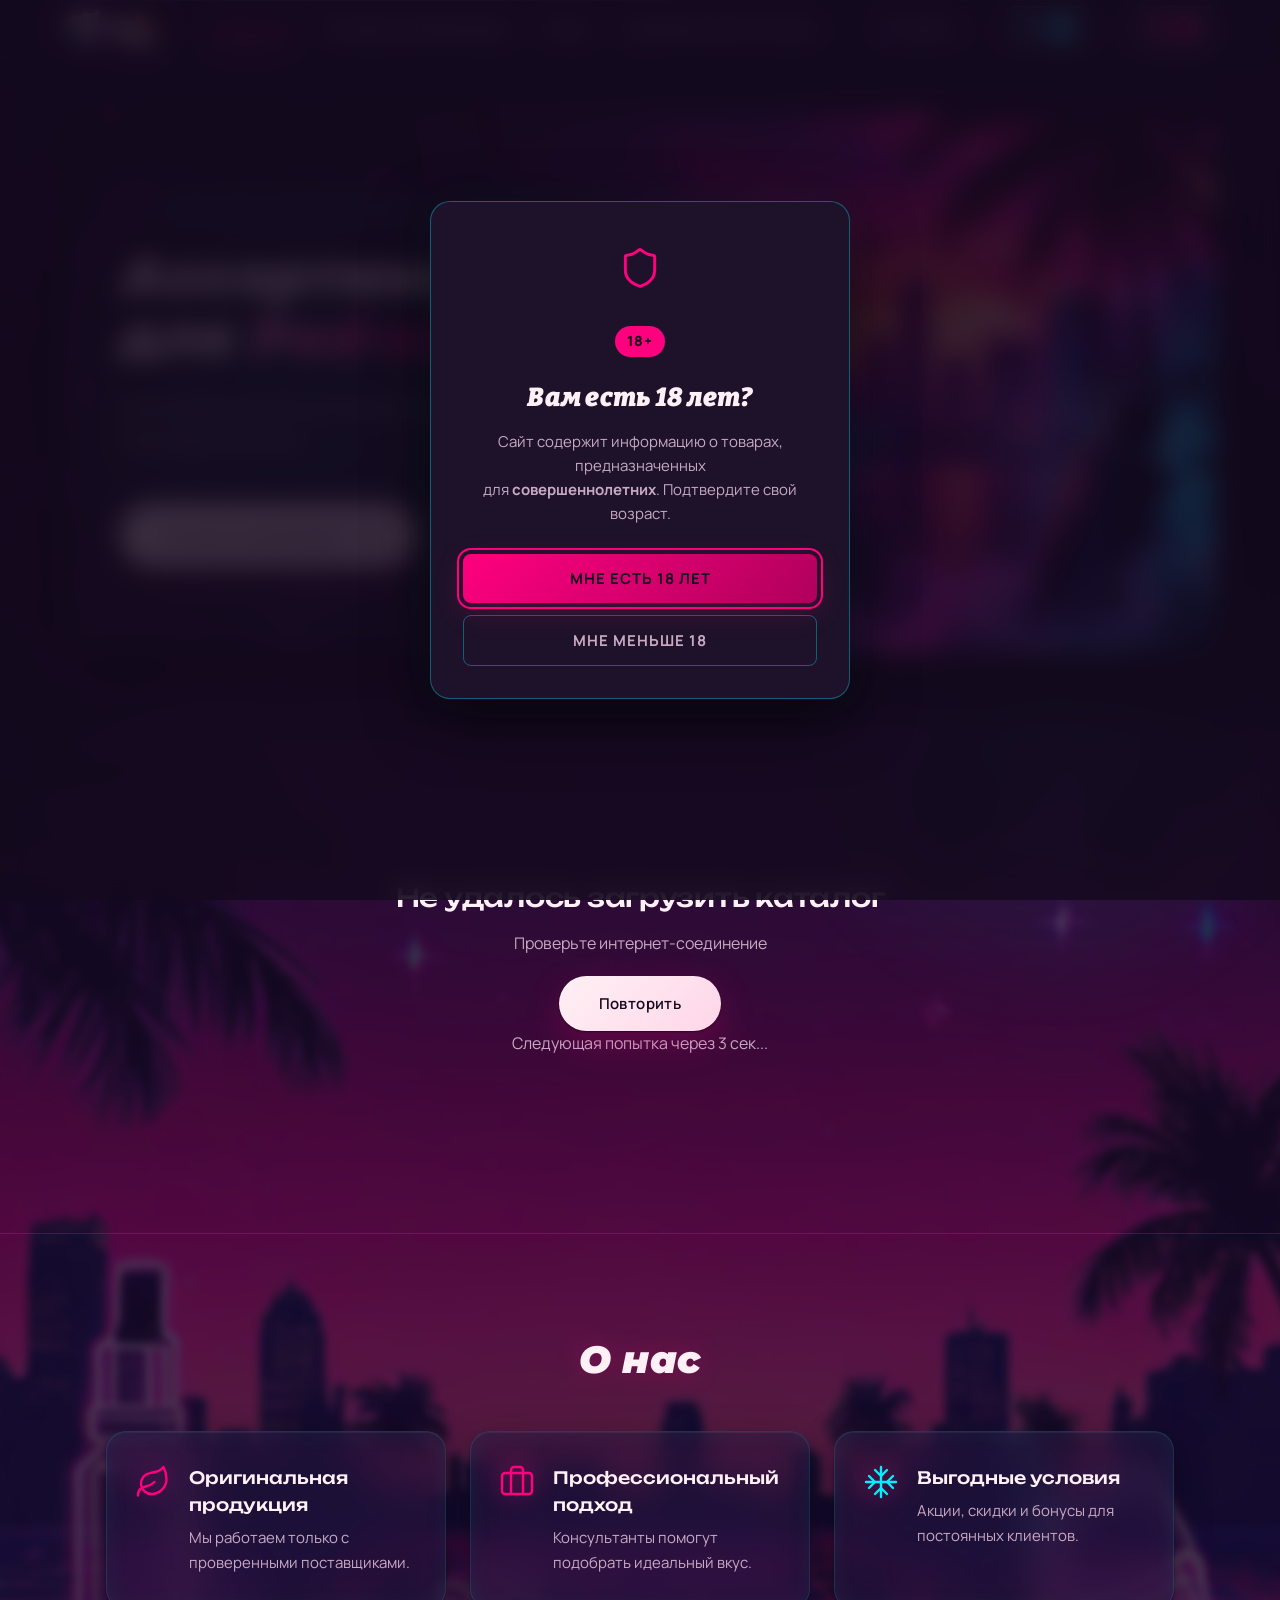
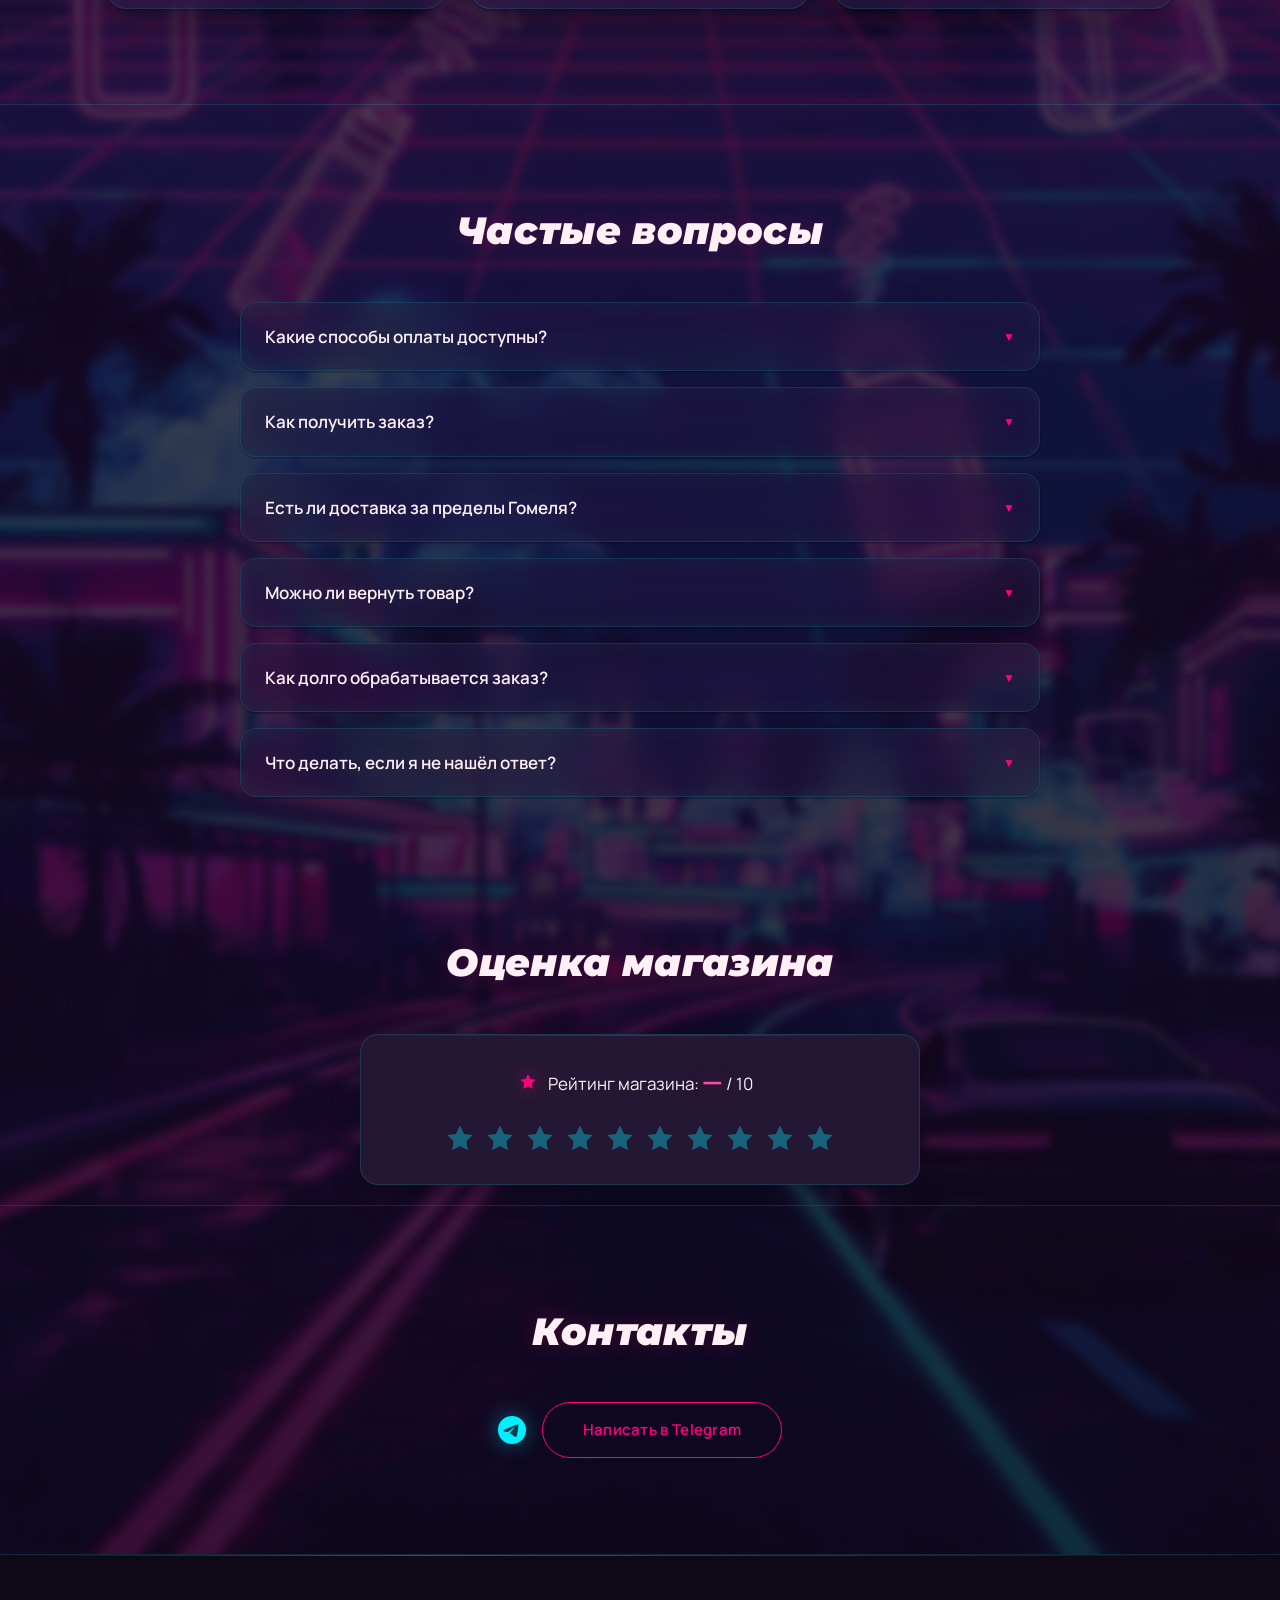
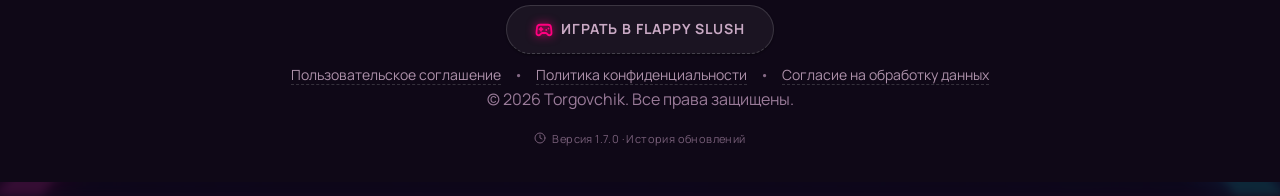
<file: index.html>
<!DOCTYPE html>
<html lang="ru">
<head>
    <meta charset="UTF-8" />
    <meta name="viewport" content="width=device-width, initial-scale=1.0, viewport-fit=cover" />

    <title>Torgovchik — жидкости для POD-систем в Гомеле</title>
    <meta name="description" content="Torgovchik — жидкости для POD-систем. Ассортимент оригинальных вкусов, качественные бренды. Работаем в Гомеле." />
    <meta name="theme-color" content="#140A1E" />
    <meta name="author" content="Torgovchik" />
    <meta name="robots" content="index, follow" />

    <link rel="canonical" href="https://spodzh.github.io/torgovchik-shop/" />

    <link rel="icon" type="image/png" href="assets/favicon.png" />
    <link rel="apple-touch-icon" href="assets/favicon.png" />

    <meta property="og:type" content="website" />
    <meta property="og:site_name" content="Torgovchik" />
    <meta property="og:title" content="Torgovchik — премиальные жидкости для POD-систем" />
    <meta property="og:description" content="Оригинальные вкусы и качественные бренды. Работаем в Гомеле." />
    <!-- Абсолютный URL: Telegram/Twitter не видят относительные пути -->
    <meta property="og:image" content="https://spodzh.github.io/torgovchik-shop/assets/logo.png" />
    <meta property="og:image:width" content="2172" />
    <meta property="og:image:height" content="724" />
    <meta property="og:image:alt" content="Torgovchik — жидкости для POD-систем" />
    <meta property="og:url" content="https://spodzh.github.io/torgovchik-shop/" />
    <meta property="og:locale" content="ru_RU" />

    <meta name="twitter:card" content="summary_large_image" />
    <meta name="twitter:title" content="Torgovchik — премиальные жидкости для POD-систем" />
    <meta name="twitter:description" content="Оригинальные вкусы и качественные бренды. Работаем в Гомеле." />
    <meta name="twitter:image" content="https://spodzh.github.io/torgovchik-shop/assets/logo.png" />

    <link rel="preconnect" href="https://fonts.googleapis.com">
    <link rel="preconnect" href="https://fonts.gstatic.com" crossorigin>
    <link href="https://fonts.googleapis.com/css2?family=Manrope:wght@400;500;600;700&family=Montserrat:ital,wght@1,800;1,900&family=Unbounded:wght@500;600;700&family=Bitter:wght@600;700;800&display=swap" rel="stylesheet">

    <link rel="stylesheet" href="css/base.css" />
    <link rel="stylesheet" href="css/header.css" />
    <link rel="stylesheet" href="css/catalog.css" />
    <link rel="stylesheet" href="css/cart.css" />
    <link rel="stylesheet" href="css/modal.css" />
    <link rel="stylesheet" href="css/toast.css" />
    <link rel="stylesheet" href="css/extras.css" />
    <link rel="stylesheet" href="css/responsive.css" />

    <script type="application/ld+json">
    {
      "@context": "https://schema.org",
      "@type": "Organization",
      "name": "Torgovchik",
      "url": "https://spodzh.github.io/torgovchik-shop/",
      "logo": "assets/logo.png",
      "description": "Магазин жидкостей для POD-систем. Работаем в Гомеле.",
      "areaServed": {
        "@type": "City",
        "name": "Гомель"
      }
    }
    </script>

    <!-- Анти-FOUC: мгновенно определяем гостя/юзера из кэша снапшота (js/script.js) -->
    <script>
    (function () {
      try {
        var u = JSON.parse(localStorage.getItem('torgovchik_user_cache'));
        if (u && u.telegram) { document.documentElement.setAttribute('data-user-state', 'user'); return; }
      } catch (e) { /* приватный режим / битый кэш — считаем гостем */ }
      document.documentElement.setAttribute('data-user-state', 'guest');
    })();
    </script>
</head>
<body>

    <!-- 18+ ВРАТА -->
    <div class="age-gate-modal" id="ageGateModal" role="dialog" aria-modal="true" aria-labelledby="ageGateTitle">
        <div class="age-gate-modal__content">
            <div id="ageGateQuestion">
                <span class="age-gate-modal__icon" aria-hidden="true"><svg width="44" height="44" viewBox="0 0 24 24" fill="none" stroke="var(--accent)" stroke-width="1.6" stroke-linecap="round" stroke-linejoin="round"><path d="M20 13c0 5-3.5 7.5-7.66 8.95a1 1 0 0 1-.67-.01C7.5 20.5 4 18 4 13V6a1 1 0 0 1 1-1c2 0 4.5-1.2 6.24-2.72a1.17 1.17 0 0 1 1.52 0C14.51 3.81 17 5 19 5a1 1 0 0 1 1 1z"/></svg></span>
                <span class="age-gate-modal__badge">18+</span>
                <h2 class="age-gate-modal__title" id="ageGateTitle">Вам есть 18 лет?</h2>
                <p class="age-gate-modal__text">
                    Сайт содержит информацию о товарах, предназначенных<br>для <strong>совершеннолетних</strong>. Подтвердите свой возраст.
                </p>
                <div class="age-gate-modal__buttons">
                    <button class="age-gate-modal__btn age-gate-modal__btn--yes" id="ageGateYes">Мне есть 18 лет</button>
                    <button class="age-gate-modal__btn age-gate-modal__btn--no" id="ageGateNo">Мне меньше 18</button>
                </div>
            </div>
            <div class="age-gate-modal__deny" id="ageGateDeny">
                <span class="age-gate-modal__deny-icon" aria-hidden="true"><svg width="44" height="44" viewBox="0 0 24 24" fill="none" stroke="#e74c3c" stroke-width="1.6" stroke-linecap="round" stroke-linejoin="round"><circle cx="12" cy="12" r="10"/><path d="m4.9 4.9 14.2 14.2"/></svg></span>
                <div class="age-gate-modal__deny-title">Доступ запрещён</div>
                <p class="age-gate-modal__deny-text">
                    К сожалению, сайт доступен только пользователям старше 18 лет.<br>
                    Спасибо за понимание.
                </p>
            </div>
        </div>
    </div>

    <header class="header">
        <div class="container header__inner">
            <a href="index.html" class="logo" aria-label="Torgovchik — на главную">
                <img src="assets/logo.png" alt="Torgovchik" class="logo__image">
            </a>

            <nav class="nav nav--desktop" aria-label="Категории товаров">
                <button class="category-btn active" data-category="liquids">Жидкости</button>
                <button class="category-btn" data-category="coils">Испарители/Картриджи</button>
                <button class="category-btn" data-category="snus">Снюс</button>
                <button class="category-btn" data-category="disposables">Одноразки/Pod-системы</button>
            </nav>

            <button class="burger" id="burgerBtn" aria-label="Меню" aria-expanded="false" aria-controls="mobileMenu">
                <span></span><span></span><span></span>
            </button>

            <div class="mobile-menu" id="mobileMenu">
                <nav class="mobile-nav" aria-label="Мобильное меню">
                    <button class="category-btn-mobile active" data-category="liquids">Жидкости</button>
                    <button class="category-btn-mobile" data-category="coils">Испарители/Картриджи</button>
                    <button class="category-btn-mobile" data-category="snus">Снюс</button>
                    <button class="category-btn-mobile" data-category="disposables">Одноразки/Pod-системы</button>
                </nav>
            </div>

            <div class="header__user">
                <button class="user-btn" id="userBtn" aria-label="Войти в профиль">
                    <svg width="18" height="18" viewBox="0 0 24 24" fill="none" stroke="currentColor" stroke-width="2" stroke-linecap="round" stroke-linejoin="round" style="flex-shrink:0;"><path d="M20 21v-2a4 4 0 0 0-4-4H8a4 4 0 0 0-4 4v2"/><circle cx="12" cy="7" r="4"/></svg>
                    <span>Войти</span>
                </button>
            </div>

            <button class="favorites-btn" id="favoritesToggle" aria-label="Открыть избранное">
                <svg class="favorites-icon" width="20" height="20" viewBox="0 0 24 24" fill="none" stroke="currentColor" stroke-width="2" stroke-linecap="round" stroke-linejoin="round" style="flex-shrink:0;"><path d="M20.84 4.61a5.5 5.5 0 0 0-7.78 0L12 5.67l-1.06-1.06a5.5 5.5 0 0 0-7.78 7.78l1.06 1.06L12 21.23l7.78-7.78 1.06-1.06a5.5 5.5 0 0 0 0-7.78z"/></svg>
                <span class="favorites-badge" id="favoritesCount" aria-live="polite">0</span>
            </button>

            <button class="cart-btn" id="cartToggle" aria-label="Открыть корзину">
                <svg class="cart-icon" width="20" height="20" viewBox="0 0 24 24" fill="none" stroke="currentColor" stroke-width="2" stroke-linecap="round" stroke-linejoin="round" style="flex-shrink:0;"><path d="M6 2L3 6v14a2 2 0 0 0 2 2h14a2 2 0 0 0 2-2V6l-3-4z"/><line x1="3" y1="6" x2="21" y2="6"/><path d="M16 10a4 4 0 0 1-8 0"/></svg>
                <span class="cart-badge" id="cartCount" aria-live="polite">0</span>
            </button>
        </div>
    </header>

    <!-- Анти-FOUC: для авторизованного мгновенно рисуем аватар/ник из кэша, до загрузки script.js -->
    <script>
    (function () {
      if (document.documentElement.getAttribute('data-user-state') !== 'user') return;
      var btn = document.getElementById('userBtn');
      if (btn) {
        try {
          var u = JSON.parse(localStorage.getItem('torgovchik_user_cache'));
          btn.classList.add('logged-in');
          btn.innerHTML =
            '<span class="user-btn__avatar"><img src="assets/avatars/' + (parseInt(u.avatarId, 10) || 6) + '.png" alt="" style="width:100%; height:100%; object-fit:cover; display:block; border-radius:50%;"></span>' +
            '<span class="user-btn__name"></span>' +
            '<span class="user-btn__tickets"><svg width="14" height="14" viewBox="0 0 24 24" fill="none" stroke="currentColor" stroke-width="2" stroke-linecap="round" stroke-linejoin="round" style="vertical-align: -2px; margin-right: 2px;"><path d="M2 9a3 3 0 0 1 0 6v2a2 2 0 0 0 2 2h16a2 2 0 0 0 2-2v-2a3 3 0 0 1 0-6V7a2 2 0 0 0-2-2H4a2 2 0 0 0-2 2Z"/><path d="M13 5v14"/></svg>' + (parseInt(u.tickets, 10) || 0) + '</span>';
          btn.querySelector('.user-btn__name').textContent = u.telegram;
        } catch (e) { /* битый кэш — оставим статичную кнопку, script.js поправит */ }
      }
      document.documentElement.setAttribute('data-user-state', 'user-ready');
    })();
    </script>

    <main>
        <!-- HERO SECTION -->
        <section class="hero">
            <span class="hero__leaf hero__leaf--tl" aria-hidden="true"><svg width="22" height="22" viewBox="0 0 24 24" fill="none" stroke="currentColor" stroke-width="1.6" stroke-linecap="round" stroke-linejoin="round"><path d="M11 20A7 7 0 0 1 9.8 6.1C15.5 5 17 4.48 19 2c1 2 2 4.18 2 8 0 5.5-4.78 10-10 10Z"/><path d="M2 21c0-3 1.85-5.36 5.08-6C9.5 14.52 12 13 13 12"/></svg></span>
            <span class="hero__leaf hero__leaf--tr" aria-hidden="true"><svg width="22" height="22" viewBox="0 0 24 24" fill="none" stroke="currentColor" stroke-width="1.6" stroke-linecap="round" stroke-linejoin="round"><path d="M11 20A7 7 0 0 1 9.8 6.1C15.5 5 17 4.48 19 2c1 2 2 4.18 2 8 0 5.5-4.78 10-10 10Z"/><path d="M2 21c0-3 1.85-5.36 5.08-6C9.5 14.52 12 13 13 12"/></svg></span>
            <span class="hero__leaf hero__leaf--bl" aria-hidden="true"><svg width="22" height="22" viewBox="0 0 24 24" fill="none" stroke="currentColor" stroke-width="1.6" stroke-linecap="round" stroke-linejoin="round"><path d="M11 20A7 7 0 0 1 9.8 6.1C15.5 5 17 4.48 19 2c1 2 2 4.18 2 8 0 5.5-4.78 10-10 10Z"/><path d="M2 21c0-3 1.85-5.36 5.08-6C9.5 14.52 12 13 13 12"/></svg></span>
            <span class="hero__leaf hero__leaf--br" aria-hidden="true"><svg width="22" height="22" viewBox="0 0 24 24" fill="none" stroke="currentColor" stroke-width="1.6" stroke-linecap="round" stroke-linejoin="round"><path d="M11 20A7 7 0 0 1 9.8 6.1C15.5 5 17 4.48 19 2c1 2 2 4.18 2 8 0 5.5-4.78 10-10 10Z"/><path d="M2 21c0-3 1.85-5.36 5.08-6C9.5 14.52 12 13 13 12"/></svg></span>
            
            <div class="container">
                <div class="hero__box">
                    <div class="hero__content">
                        <div class="hero__tag">VICE CITY / GTA 6 EDITION</div>
                        <h1>Ассортимент<br>для <span class="accent">Pod-систем</span></h1>
                        <p>
                            Оригинальные вкусы и качественные бренды.<br>
                            Работаем в Гомеле.
                        </p>
                        <a href="#catalog" class="btn btn-primary hero__btn">Смотреть ассортимент <span class="btn-arrow" aria-hidden="true">→</span></a>
                    </div>
                </div>
            </div>
        </section>

        <section class="catalog" id="catalog">
            <div class="container">
                <div id="categoryContent"></div>
            </div>
        </section>

        <section class="recently-viewed" id="recentlyViewedSection" style="display: none;">
            <div class="container">
                <h2 class="section-title">Недавно просмотренные</h2>
                <div class="recently-viewed__grid" id="recentlyViewedGrid"></div>
            </div>
        </section>

        <section class="about" id="about">
            <div class="container">
                <h2 class="section-title">О нас</h2>
                <div class="about__grid">
                    <div class="about__card">
                        <div class="about__icon" aria-hidden="true"><svg width="36" height="36" viewBox="0 0 24 24" fill="none" stroke="var(--accent)" stroke-width="1.6" stroke-linecap="round" stroke-linejoin="round"><path d="M11 20A7 7 0 0 1 9.8 6.1C15.5 5 17 4.48 19 2c1 2 2 4.18 2 8 0 5.5-4.78 10-10 10Z"/><path d="M2 21c0-3 1.85-5.36 5.08-6C9.5 14.52 12 13 13 12"/></svg></div>
                        <div><h3>Оригинальная продукция</h3><p>Мы работаем только с проверенными поставщиками.</p></div>
                    </div>
                    <div class="about__card">
                        <div class="about__icon" aria-hidden="true"><svg width="36" height="36" viewBox="0 0 24 24" fill="none" stroke="var(--accent)" stroke-width="1.6" stroke-linecap="round" stroke-linejoin="round"><path d="M16 20V4a2 2 0 0 0-2-2h-4a2 2 0 0 0-2 2v16"/><rect width="20" height="14" x="2" y="6" rx="2"/></svg></div>
                        <div><h3>Профессиональный подход</h3><p>Консультанты помогут подобрать идеальный вкус.</p></div>
                    </div>
                    <div class="about__card">
                        <div class="about__icon" aria-hidden="true"><svg width="36" height="36" viewBox="0 0 24 24" fill="none" stroke="var(--cold-blue)" stroke-width="1.6" stroke-linecap="round" stroke-linejoin="round"><line x1="2" x2="22" y1="12" y2="12"/><line x1="12" x2="12" y1="2" y2="22"/><path d="m20 16-4-4 4-4"/><path d="m4 8 4 4-4 4"/><path d="m16 4-4 4-4-4"/><path d="m8 20 4-4 4 4"/></svg></div>
                        <div><h3>Выгодные условия</h3><p>Акции, скидки и бонусы для постоянных клиентов.</p></div>
                    </div>
                </div>
            </div>
        </section>

        <section class="faq" id="faq">
            <div class="container">
                <h2 class="section-title">Частые вопросы</h2>
                <div class="faq__list">
                    <div class="faq__item"><div class="faq__question">Какие способы оплаты доступны?</div><div class="faq__answer">Оплата принимается только наличными при самовывозе.</div></div>
                    <div class="faq__item"><div class="faq__question">Как получить заказ?</div><div class="faq__answer">Самовывоз из магазина в Гомеле.</div></div>
                    <div class="faq__item"><div class="faq__question">Есть ли доставка за пределы Гомеля?</div><div class="faq__answer">На данный момент доставка не осуществляется, только самовывоз.</div></div>
                    <div class="faq__item"><div class="faq__question">Можно ли вернуть товар?</div><div class="faq__answer">Да, в течение 14 дней при сохранении упаковки. Вскрытый товар возврату не подлежит.</div></div>
                    <div class="faq__item"><div class="faq__question">Как долго обрабатывается заказ?</div><div class="faq__answer">Обычно 1–2 часа после подтверждения.</div></div>
                    <div class="faq__item"><div class="faq__question">Что делать, если я не нашёл ответ?</div><div class="faq__answer">Напишите нам в Telegram — ответим быстро!</div></div>
                </div>
            </div>
        </section>

        <section class="rating" id="rating">
            <div class="container">
                <h2 class="section-title">Оценка магазина</h2>
                <div class="rating__card reveal">
                    <div class="rating__average">
                        <span class="rating__medal" aria-hidden="true">
                            <svg width="20" height="20" viewBox="0 0 24 24" fill="currentColor" stroke="none"><path d="M12 2.5l2.83 5.9 6.17.83-4.53 4.3 1.15 6.47L12 16.9l-5.62 3.1 1.15-6.47L3 9.23l6.17-.83L12 2.5z"/></svg>
                        </span>
                        <span class="rating__score">Рейтинг магазина: <b id="ratingValue">…</b> / 10</span>
                        <span class="rating__votes" id="ratingVotes"></span>
                    </div>
                    <div class="rating__stars" id="ratingStars" role="group" aria-label="Оцените магазин от 1 до 10"></div>
                    <p class="rating__thanks" id="ratingThanks" hidden></p>
                </div>
            </div>
        </section>

        <section class="contacts" id="contacts">
            <div class="container">
                <h2 class="section-title">Контакты</h2>
                <div class="contacts__simple">
                    <svg class="contacts__icon" xmlns="http://www.w3.org/2000/svg" viewBox="0 0 24 24" width="28" height="28" aria-hidden="true">
                        <path d="M11.944 0A12 12 0 0 0 0 12a12 12 0 0 0 12 12 12 12 0 0 0 12-12A12 12 0 0 0 12 0a12 12 0 0 0-.056 0zm4.962 7.224c.1-.002.321.023.465.14a.506.506 0 0 1 .171.325c.016.093.036.306.02.472-.18 1.898-.962 6.502-1.36 8.627-.168.9-.499 1.201-.82 1.23-.696.065-1.225-.46-1.9-.902-1.056-.693-1.653-1.124-2.678-1.8-1.185-.78-.417-1.21.258-1.91.177-.184 3.247-2.977 3.307-3.23.007-.032.014-.15-.056-.212s-.174-.041-.249-.024c-.106.024-1.793 1.14-5.061 3.345-.48.33-.913.49-1.302.48-.428-.008-1.252-.241-1.865-.44-.752-.245-1.349-.374-1.297-.789.027-.216.325-.437.893-.663 3.498-1.524 5.83-2.529 6.998-3.014 3.332-1.386 4.025-1.627 4.476-1.635z"/>
                    </svg>
                    <a href="https://t.me/+oB1FldrU8v02NjEx" target="_blank" rel="noopener noreferrer" class="contacts__btn">Написать в Telegram</a>
                </div>
            </div>
        </section>
    </main>

    <footer class="footer">
        <div class="container">
            <a class="btn btn-secondary footer__play" href="flappy.html">
                <svg width="18" height="18" viewBox="0 0 24 24" fill="none" stroke="currentColor" stroke-width="2" stroke-linecap="round" stroke-linejoin="round" aria-hidden="true"><line x1="6" x2="10" y1="11" y2="11"/><line x1="8" x2="8" y1="9" y2="13"/><line x1="15" x2="15.01" y1="12" y2="12"/><line x1="18" x2="18.01" y1="10" y2="10"/><path d="M17.32 5H6.68a4 4 0 0 0-3.978 3.59c-.006.052-.01.101-.017.152C2.604 9.416 2 14.456 2 16a3 3 0 0 0 3 3c1 0 1.5-.5 2-1l1.414-1.414A2 2 0 0 1 9.828 16h4.344a2 2 0 0 1 1.414.586L17 18c.5.5 1 1 2 1a3 3 0 0 0 3-3c0-1.545-.604-6.584-.685-7.258-.007-.05-.011-.1-.017-.151A4 4 0 0 0 17.32 5z"/></svg>
                Играть в Flappy Slush
            </a>
            <p class="footer__legal">
                <a href="terms.html">Пользовательское соглашение</a>
                <span class="footer__divider" aria-hidden="true">•</span>
                <a href="privacy.html">Политика конфиденциальности</a>
                <span class="footer__divider" aria-hidden="true">•</span>
                <a href="consent.html">Согласие на обработку данных</a>
            </p>
            <p>© 2026 Torgovchik. Все права защищены.</p>
            <button class="footer__version" id="changelogBtn" type="button" aria-haspopup="dialog">
                <svg width="12" height="12" viewBox="0 0 24 24" fill="none" stroke="currentColor" stroke-width="2" stroke-linecap="round" stroke-linejoin="round" aria-hidden="true"><circle cx="12" cy="12" r="10"/><polyline points="12 6 12 12 16 14"/></svg>
                Версия 1.7.0 · История обновлений
            </button>
        </div>
    </footer>

    <button class="scroll-to-top" id="scrollToTop" aria-label="Наверх" type="button"><svg width="18" height="18" viewBox="0 0 24 24" fill="none" stroke="currentColor" stroke-width="2" stroke-linecap="round" stroke-linejoin="round" aria-hidden="true"><path d="m5 12 7-7 7 7"/><path d="M12 19V5"/></svg></button>

    <div class="confirm-modal" id="confirmModal" role="dialog" aria-modal="true" aria-labelledby="confirmTitle">
        <div class="confirm-modal__content">
            <div class="confirm-modal__icon" id="confirmIcon" aria-hidden="true"><svg width="40" height="40" viewBox="0 0 24 24" fill="none" stroke="var(--accent)" stroke-width="1.8" stroke-linecap="round" stroke-linejoin="round"><path d="m21.73 18-8-14a2 2 0 0 0-3.48 0l-8 14A2 2 0 0 0 4 21h16a2 2 0 0 0 1.73-3Z"/><path d="M12 9v4"/><path d="M12 17h.01"/></svg></div>
            <h2 class="confirm-modal__title" id="confirmTitle">Подтвердите действие</h2>
            <p class="confirm-modal__text" id="confirmText"></p>
            <div class="confirm-modal__buttons">
                <button class="confirm-modal__btn confirm-modal__btn--cancel" id="confirmCancelBtn">Отмена</button>
                <button class="confirm-modal__btn confirm-modal__btn--danger" id="confirmOkBtn">Подтвердить</button>
            </div>
        </div>
    </div>

    <aside class="cart-panel" id="cartPanel" aria-hidden="true" aria-label="Корзина">
        <div class="cart-panel__header">
            <h3>Корзина</h3>
            <button class="cart-panel__close" id="cartClose" aria-label="Закрыть корзину">
                <svg width="20" height="20" viewBox="0 0 24 24" fill="none" stroke="currentColor" stroke-width="2" stroke-linecap="round" stroke-linejoin="round"><line x1="18" y1="6" x2="6" y2="18"/><line x1="6" y1="6" x2="18" y2="18"/></svg>
            </button>
        </div>
        <div class="cart-panel__body" id="cartItems">
            <div class="cart-empty">
                <svg class="cart-empty__icon" width="64" height="64" viewBox="0 0 24 24" fill="none" stroke="var(--accent)" stroke-width="1.8" stroke-linecap="round" stroke-linejoin="round" aria-hidden="true"><path d="M6 2 3 6v14a2 2 0 0 0 2 2h14a2 2 0 0 0 2-2V6l-3-4z"/><line x1="3" y1="6" x2="21" y2="6"/><path d="M16 10a4 4 0 0 1-8 0"/></svg>
                <p>Корзина пуста</p>
                <span>Добавьте товары из каталога</span>
            </div>
        </div>
        <div class="cart-panel__footer">
            <p><strong>Итого: <span id="cartTotal">0</span> BYN</strong></p>
            <button class="btn btn-primary" id="checkoutBtn">Оформить заказ</button>
            <button class="btn-clear-cart" id="clearCartBtn" type="button">Очистить корзину</button>
        </div>
    </aside>

    <div class="overlay" id="overlay" aria-hidden="true"></div>
    <div class="toast-container" id="toastContainer" aria-live="polite" aria-atomic="false"></div>

    <div class="favorites-modal" id="favoritesModal" role="dialog" aria-modal="true" aria-labelledby="favoritesModalTitle" aria-hidden="true">
        <div class="favorites-modal__content">
            <button class="favorites-modal__close" id="favoritesModalClose" aria-label="Закрыть избранное">
                <svg width="20" height="20" viewBox="0 0 24 24" fill="none" stroke="currentColor" stroke-width="2" stroke-linecap="round" stroke-linejoin="round"><line x1="18" y1="6" x2="6" y2="18"/><line x1="6" y1="6" x2="18" y2="18"/></svg>
            </button>
            <h2 id="favoritesModalTitle" style="display:flex; align-items:center; gap:8px;"><svg width="20" height="20" viewBox="0 0 24 24" fill="none" stroke="var(--cold-blue)" stroke-width="2" stroke-linecap="round" stroke-linejoin="round" aria-hidden="true"><path d="M19 14c1.49-1.46 3-3.21 3-5.5A5.5 5.5 0 0 0 16.5 3c-1.76 0-3 .5-4.5 2-1.5-1.5-2.74-2-4.5-2A5.5 5.5 0 0 0 2 8.5c0 2.3 1.5 4.05 3 5.5l7 7Z"/></svg>Избранное</h2>
            <div class="favorites-grid" id="favoritesGrid"></div>
        </div>
    </div>

    <div class="changelog-modal" id="changelogModal" role="dialog" aria-modal="true" aria-labelledby="changelogModalTitle" aria-hidden="true">
        <div class="changelog-modal__content">
            <button class="changelog-modal__close" id="changelogModalClose" aria-label="Закрыть историю обновлений">
                <svg width="20" height="20" viewBox="0 0 24 24" fill="none" stroke="currentColor" stroke-width="2" stroke-linecap="round" stroke-linejoin="round"><line x1="18" y1="6" x2="6" y2="18"/><line x1="6" y1="6" x2="18" y2="18"/></svg>
            </button>
            <h2 id="changelogModalTitle" style="display:flex; align-items:center; gap:10px;">
                <svg width="20" height="20" viewBox="0 0 24 24" fill="none" stroke="var(--accent)" stroke-width="2" stroke-linecap="round" stroke-linejoin="round" aria-hidden="true"><path d="M3 12a9 9 0 1 0 9-9 9.75 9.75 0 0 0-6.74 2.74L3 8"/><path d="M3 3v5h5"/><path d="M12 7v5l4 2"/></svg>
                История обновлений
            </h2>
            <p class="changelog-modal__subtitle">Как растёт наш магазин — версия за версией</p>
            <div class="changelog-timeline" id="changelogTimeline"></div>
        </div>
    </div>

    <div class="announcement-modal" id="announcementModal" role="dialog" aria-modal="true" aria-labelledby="announcementTitle" aria-hidden="true">
        <div class="announcement-modal__content">
            <button class="announcement-modal__close" id="announcementClose" aria-label="Закрыть объявление">
                <svg width="20" height="20" viewBox="0 0 24 24" fill="none" stroke="currentColor" stroke-width="2" stroke-linecap="round" stroke-linejoin="round"><line x1="18" y1="6" x2="6" y2="18"/><line x1="6" y1="6" x2="18" y2="18"/></svg>
            </button>
            <div class="announcement-modal__badge" aria-hidden="true">
                <span class="announcement-modal__badge-dot"></span>
                Новость
            </div>
            <h2 class="announcement-modal__title" id="announcementTitle"></h2>
            <img class="announcement-modal__image" id="announcementImage" alt="">
            <p class="announcement-modal__text" id="announcementText"></p>
            <button class="btn btn-primary announcement-modal__ok" id="announcementOk">Понятно</button>
        </div>
    </div>

    <div class="login-modal" id="loginModal" role="dialog" aria-modal="true" aria-labelledby="authTitle" aria-hidden="true">
        <div class="login-modal__content">
            <button class="login-modal__close" id="loginModalClose" aria-label="Закрыть окно входа">
                <svg width="20" height="20" viewBox="0 0 24 24" fill="none" stroke="currentColor" stroke-width="2" stroke-linecap="round" stroke-linejoin="round"><line x1="18" y1="6" x2="6" y2="18"/><line x1="6" y1="6" x2="18" y2="18"/></svg>
            </button>
            <span class="login-modal__leaf" aria-hidden="true"><svg width="100" height="100" viewBox="0 0 24 24" fill="none" stroke="currentColor" stroke-width="1.2" stroke-linecap="round" stroke-linejoin="round"><path d="M11 20A7 7 0 0 1 9.8 6.1C15.5 5 17 4.48 19 2c1 2 2 4.18 2 8 0 5.5-4.78 10-10 10Z"/><path d="M2 21c0-3 1.85-5.36 5.08-6C9.5 14.52 12 13 13 12"/></svg></span>
            <div class="login-modal__brand">TORGOVCHIK</div>
            <h2 class="login-modal__title" id="authTitle">С возвращением</h2>
            <p class="login-modal__subtitle" id="authSubtitle">Войдите, чтобы продолжить покупки</p>
            <div class="auth-tabs" role="tablist">
                <button type="button" class="auth-tab active" data-tab="login" role="tab" aria-selected="true">Вход</button>
                <button type="button" class="auth-tab" data-tab="register" role="tab" aria-selected="false">Регистрация</button>
            </div>
            <form id="authForm" novalidate>
                <div class="auth-field">
                    <span class="auth-field__icon" aria-hidden="true"><svg width="16" height="16" viewBox="0 0 24 24" fill="none" stroke="currentColor" stroke-width="2" stroke-linecap="round" stroke-linejoin="round"><path d="M19 21v-2a4 4 0 0 0-4-4H9a4 4 0 0 0-4 4v2"/><circle cx="12" cy="7" r="4"/></svg></span>
                    <input type="text" id="loginInput" placeholder="Username без @" autocomplete="username" aria-label="Username" maxlength="33">
                </div>
                <div class="auth-error" id="usernameError" role="alert"></div>
                <div class="auth-field">
                    <span class="auth-field__icon" aria-hidden="true"><svg width="16" height="16" viewBox="0 0 24 24" fill="none" stroke="currentColor" stroke-width="2" stroke-linecap="round" stroke-linejoin="round"><rect width="18" height="11" x="3" y="11" rx="2" ry="2"/><path d="M7 11V7a5 5 0 0 1 10 0v4"/></svg></span>
                    <input type="password" id="loginPassword" placeholder="Пароль" autocomplete="current-password" aria-label="Пароль">
                    <button type="button" class="auth-field__eye" id="togglePassword" aria-label="Показать пароль"><svg width="16" height="16" viewBox="0 0 24 24" fill="none" stroke="currentColor" stroke-width="2" stroke-linecap="round" stroke-linejoin="round" aria-hidden="true"><path d="M2 12s3-7 10-7 10 7 10 7-3 7-10 7-10-7-10-7Z"/><circle cx="12" cy="12" r="3"/></svg></button>
                </div>
                <div class="auth-error" id="passwordError" role="alert"></div>
                
                <div id="authConsentWrap" style="display: none; margin: 10px 0 16px; text-align: left; padding: 0 4px;">
                    <label style="display: flex; align-items: flex-start; gap: 10px; cursor: pointer; font-size: 13px; color: var(--text-secondary); line-height: 1.4;">
                        <input type="checkbox" id="authConsent" style="margin-top: 3px; accent-color: var(--accent); width: 16px; height: 16px; flex-shrink: 0;">
                        <span>Я согласен с <a href="privacy.html" target="_blank" rel="noopener" style="color: var(--accent); text-decoration: underline;">Политикой конфиденциальности</a> и даю <a href="consent.html" target="_blank" rel="noopener" style="color: var(--accent); text-decoration: underline;">Согласие на обработку данных</a></span>
                    </label>
                    <div class="auth-error" id="consentError" role="alert"></div>
                </div>

                <div class="auth-forgot" id="authForgot">
                    <a href="#" id="forgotPasswordLink">Забыли пароль?</a>
                </div>
                <button type="submit" class="btn btn-primary auth-submit" id="authSubmitBtn">
                    <span id="authSubmitText">Войти</span>
                    <span class="auth-submit__arrow" aria-hidden="true">→</span>
                </button>
            </form>
        </div>
    </div>

    <div class="profile-modal" id="profileModal" role="dialog" aria-modal="true" aria-labelledby="profileModalTitle" aria-hidden="true">
        <div class="profile-modal__content">
            <div class="profile-modal__top">
                <div class="profile-modal__heading">
                    <svg class="profile-modal__heading-icon" width="22" height="22" viewBox="0 0 24 24" fill="none" stroke="currentColor" stroke-width="2" stroke-linecap="round" stroke-linejoin="round" aria-hidden="true">
                        <path d="M20 21v-2a4 4 0 0 0-4-4H8a4 4 0 0 0-4 4v2"/>
                        <circle cx="12" cy="7" r="4"/>
                    </svg>
                    <h2 id="profileModalTitle">Мой профиль</h2>
                </div>
                <button class="profile-modal__close" id="profileModalClose" aria-label="Закрыть профиль">
                    <svg width="20" height="20" viewBox="0 0 24 24" fill="none" stroke="currentColor" stroke-width="2" stroke-linecap="round" stroke-linejoin="round"><line x1="18" y1="6" x2="6" y2="18"/><line x1="6" y1="6" x2="18" y2="18"/></svg>
                </button>
            </div>

            <div class="profile-banner-wrap">
                <div class="profile-banner" id="profileHeader">
                    <button class="banner-edit-btn" id="bannerEditBtn" title="Сменить шапку" aria-label="Сменить шапку профиля">
                        <svg width="13" height="13" viewBox="0 0 24 24" fill="none" stroke="currentColor" stroke-width="2" stroke-linecap="round" stroke-linejoin="round" aria-hidden="true">
                            <path d="M12 20h9"/>
                            <path d="M16.5 3.5a2.121 2.121 0 0 1 3 3L7 19l-4 1 1-4Z"/>
                        </svg>
                    </button>
                    <div class="profile-banner__overlay"></div>
                    <div class="profile-banner__line"></div>
                    <div class="profile-banner__name" id="profileName">Пользователь</div>
                </div>
                <div class="profile-avatar-wrap">
                    <div class="profile-avatar" id="profileAvatar" aria-label="Аватар пользователя"><svg width="28" height="28" viewBox="0 0 24 24" fill="none" stroke="currentColor" stroke-width="2" stroke-linecap="round" stroke-linejoin="round" aria-hidden="true"><path d="M19 21v-2a4 4 0 0 0-4-4H9a4 4 0 0 0-4 4v2"/><circle cx="12" cy="7" r="4"/></svg></div>
                    <button class="avatar-edit-btn" id="avatarEditBtn" title="Сменить аватарку" aria-label="Сменить аватарку">
                        <svg width="12" height="12" viewBox="0 0 24 24" fill="none" stroke="currentColor" stroke-width="2" stroke-linecap="round" stroke-linejoin="round" aria-hidden="true">
                            <path d="M12 20h9"/>
                            <path d="M16.5 3.5a2.121 2.121 0 0 1 3 3L7 19l-4 1 1-4Z"/>
                        </svg>
                    </button>
                </div>
            </div>

            <div class="profile-stats-panel">
                <div class="profile-stats-block">
                    <div class="profile-stats-block__icon" aria-hidden="true">
                        <svg width="22" height="22" viewBox="0 0 24 24" fill="none" stroke="currentColor" stroke-width="1.8" stroke-linecap="round" stroke-linejoin="round">
                            <path d="M2 9a3 3 0 0 1 0 6v2a2 2 0 0 0 2 2h16a2 2 0 0 0 2-2v-2a3 3 0 0 1 0-6V7a2 2 0 0 0-2-2H4a2 2 0 0 0-2 2Z"/>
                            <path d="M13 5v14"/>
                        </svg>
                    </div>
                    <div class="profile-stats-block__value" id="profileTickets">0</div>
                    <div class="profile-stats-block__label">Билетиков</div>
                </div>
                <div class="profile-stats-block__divider"></div>
                <div class="profile-stats-block">
                    <div class="profile-stats-block__icon" aria-hidden="true">
                        <svg width="22" height="22" viewBox="0 0 24 24" fill="none" stroke="currentColor" stroke-width="1.8" stroke-linecap="round" stroke-linejoin="round">
                            <path d="M21 8a2 2 0 0 0-1-1.73l-7-4a2 2 0 0 0-2 0l-7 4A2 2 0 0 0 3 8v8a2 2 0 0 0 1 1.73l7 4a2 2 0 0 0 2 0l7-4A2 2 0 0 0 21 16Z"/>
                            <path d="m3.3 7 8.7 5 8.7-5"/>
                            <path d="M12 22V12"/>
                        </svg>
                    </div>
                    <div class="profile-stats-block__value" id="profileOrdersCount">0</div>
                    <div class="profile-stats-block__label">Заказов</div>
                </div>
            </div>

            <div class="referral-card" id="profileReferral"></div>

            <div class="orders-section">
                <h3 class="orders-section__title">
                    <span class="orders-section__icon" aria-hidden="true">
                        <svg width="18" height="18" viewBox="0 0 24 24" fill="none" stroke="currentColor" stroke-width="1.8" stroke-linecap="round" stroke-linejoin="round">
                            <path d="M21 8a2 2 0 0 0-1-1.73l-7-4a2 2 0 0 0-2 0l-7 4A2 2 0 0 0 3 8v8a2 2 0 0 0 1 1.73l7 4a2 2 0 0 0 2 0l7-4A2 2 0 0 0 21 16Z"/>
                            <path d="m3.3 7 8.7 5 8.7-5"/>
                            <path d="M12 22V12"/>
                        </svg>
                    </span>
                    История заказов
                </h3>
                <div class="profile-orders" id="profileOrders"></div>
            </div>

            <button class="btn-logout" id="profileLogout">
                <svg width="16" height="16" viewBox="0 0 24 24" fill="none" stroke="currentColor" stroke-width="2" stroke-linecap="round" stroke-linejoin="round" aria-hidden="true">
                    <path d="M9 21H5a2 2 0 0 1-2-2V5a2 2 0 0 1 2-2h4"/>
                    <polyline points="16 17 21 12 16 7"/>
                    <line x1="21" x2="9" y1="12" y2="12"/>
                </svg>
                Выйти
            </button>
        </div>
    </div>

    <div class="avatar-modal" id="avatarModal" role="dialog" aria-modal="true" aria-labelledby="avatarModalTitle" aria-hidden="true">
        <div class="avatar-modal__content">
            <button class="avatar-modal__close" id="avatarModalClose" aria-label="Закрыть выбор аватарки">
                <svg width="20" height="20" viewBox="0 0 24 24" fill="none" stroke="currentColor" stroke-width="2" stroke-linecap="round" stroke-linejoin="round"><line x1="18" y1="6" x2="6" y2="18"/><line x1="6" y1="6" x2="18" y2="18"/></svg>
            </button>
            <h2 id="avatarModalTitle" style="display:flex; align-items:center; gap:8px;"><svg width="18" height="18" viewBox="0 0 24 24" fill="none" stroke="var(--accent)" stroke-width="2" stroke-linecap="round" stroke-linejoin="round" aria-hidden="true"><circle cx="13.5" cy="6.5" r=".5" fill="currentColor"/><circle cx="17.5" cy="10.5" r=".5" fill="currentColor"/><circle cx="8.5" cy="7.5" r=".5" fill="currentColor"/><circle cx="6.5" cy="12.5" r=".5" fill="currentColor"/><path d="M12 2C6.5 2 2 6.5 2 12s4.5 10 10 10c.926 0 1.648-.746 1.648-1.688 0-.437-.18-.835-.437-1.125-.29-.289-.438-.652-.438-1.125a1.64 1.64 0 0 1 1.668-1.668h1.996c3.051 0 5.555-2.503 5.555-5.554C21.965 6.012 17.461 2 12 2z"/></svg>Выберите аватарку</h2>
            <p class="avatar-modal__hint">Нажмите на понравившуюся и подтвердите выбор</p>
            <div class="avatar-grid" id="avatarGrid"></div>
            <div class="avatar-modal__buttons">
                <button class="btn btn-secondary" id="avatarCancelBtn">Отмена</button>
                <button class="btn btn-primary" id="avatarSaveBtn">Сохранить</button>
            </div>
        </div>
    </div>

    <div class="banner-modal" id="bannerModal" role="dialog" aria-modal="true" aria-labelledby="bannerModalTitle" aria-hidden="true">
        <div class="banner-modal__content">
            <button class="banner-modal__close" id="bannerModalClose" aria-label="Закрыть выбор шапки">
                <svg width="20" height="20" viewBox="0 0 24 24" fill="none" stroke="currentColor" stroke-width="2" stroke-linecap="round" stroke-linejoin="round"><line x1="18" y1="6" x2="6" y2="18"/><line x1="6" y1="6" x2="18" y2="18"/></svg>
            </button>
            <h2 id="bannerModalTitle" style="display:flex; align-items:center; gap:8px;"><svg width="18" height="18" viewBox="0 0 24 24" fill="none" stroke="var(--accent)" stroke-width="2" stroke-linecap="round" stroke-linejoin="round" aria-hidden="true"><circle cx="13.5" cy="6.5" r=".5" fill="currentColor"/><circle cx="17.5" cy="10.5" r=".5" fill="currentColor"/><circle cx="8.5" cy="7.5" r=".5" fill="currentColor"/><circle cx="6.5" cy="12.5" r=".5" fill="currentColor"/><path d="M12 2C6.5 2 2 6.5 2 12s4.5 10 10 10c.926 0 1.648-.746 1.648-1.688 0-.437-.18-.835-.437-1.125-.29-.289-.438-.652-.438-1.125a1.64 1.64 0 0 1 1.668-1.668h1.996c3.051 0 5.555-2.503 5.555-5.554C21.965 6.012 17.461 2 12 2z"/></svg>Шапка профиля</h2>
            <p class="banner-modal__hint">Выберите фон для профиля или уберите шапку</p>
            <div class="banner-grid" id="bannerGrid"></div>
            <div class="banner-modal__buttons">
                <button class="btn btn-secondary" id="bannerRemoveBtn">Убрать шапку</button>
                <button class="btn btn-primary" id="bannerSaveBtn">Сохранить</button>
            </div>
        </div>
    </div>

    <div class="order-modal" id="orderModal" role="dialog" aria-modal="true" aria-labelledby="orderModalTitle" aria-hidden="true">
        <div class="order-modal__content">
            <button class="order-modal__close" id="orderModalClose" aria-label="Закрыть оформление заказа">
                <svg width="20" height="20" viewBox="0 0 24 24" fill="none" stroke="currentColor" stroke-width="2" stroke-linecap="round" stroke-linejoin="round"><line x1="18" y1="6" x2="6" y2="18"/><line x1="6" y1="6" x2="18" y2="18"/></svg>
            </button>
            <h2 id="orderModalTitle">Оформление заказа</h2>
            <form id="orderForm" novalidate>
                <div class="form-group">
                    <label for="orderName">Ваше имя *</label>
                    <input type="text" id="orderName" required placeholder="Иван Иванов" autocomplete="name" maxlength="100">
                </div>
                <div class="form-group">
                    <label for="orderTelegram">Ваш Telegram (username) *</label>
                    <input type="text" id="orderTelegram" required placeholder="@username" autocomplete="off" maxlength="33">
                    <small class="form-hint">5–32 символа: латиница, цифры и _. Начинается с буквы.</small>
                </div>
                <div class="form-group">
                    <label for="orderComment">Комментарий к заказу</label>
                    <textarea id="orderComment" rows="3" placeholder="Пожелания, особые условия" maxlength="500"></textarea>
                </div>
                <div class="form-group">
                    <label for="promoCode">Промокод</label>
                    <div style="display:flex; gap:10px;">
                        <input type="text" id="promoCode" placeholder="Введите промокод" style="flex:1;" autocomplete="off" maxlength="50">
                        <button type="button" class="btn btn-primary" id="applyPromoBtn" style="padding:12px 20px; font-size:14px; white-space:nowrap;">Применить</button>
                    </div>
                    <div id="promoMessage" role="status" style="font-size:14px; margin-top:6px; color:#A7AAA8;"></div>
                </div>
                
                <div class="form-group" style="margin-top: 20px;">
                    <label style="display: flex; align-items: flex-start; gap: 10px; cursor: pointer; font-size: 13px; color: var(--text-secondary); line-height: 1.4; font-weight: normal; text-transform: none; letter-spacing: 0;">
                        <input type="checkbox" id="orderConsent" style="margin-top: 3px; accent-color: var(--accent); width: 16px; height: 16px; flex-shrink: 0;">
                        <span>Я согласен с <a href="privacy.html" target="_blank" rel="noopener" style="color: var(--accent); text-decoration: underline;">Политикой конфиденциальности</a> и даю <a href="consent.html" target="_blank" rel="noopener" style="color: var(--accent); text-decoration: underline;">Согласие на обработку данных</a></span>
                    </label>
                </div>

                <div class="form-group"><button type="submit" class="btn btn-primary" id="orderSubmit" style="width:100%;">Отправить заказ</button></div>
            </form>
            <div id="orderMessage" role="status" style="display:none; text-align:center; margin-top:10px;"></div>
        </div>
    </div>

    <script src="js/utils.js"></script>
    <script src="js/script.js"></script>
</body>
</html>
</file>
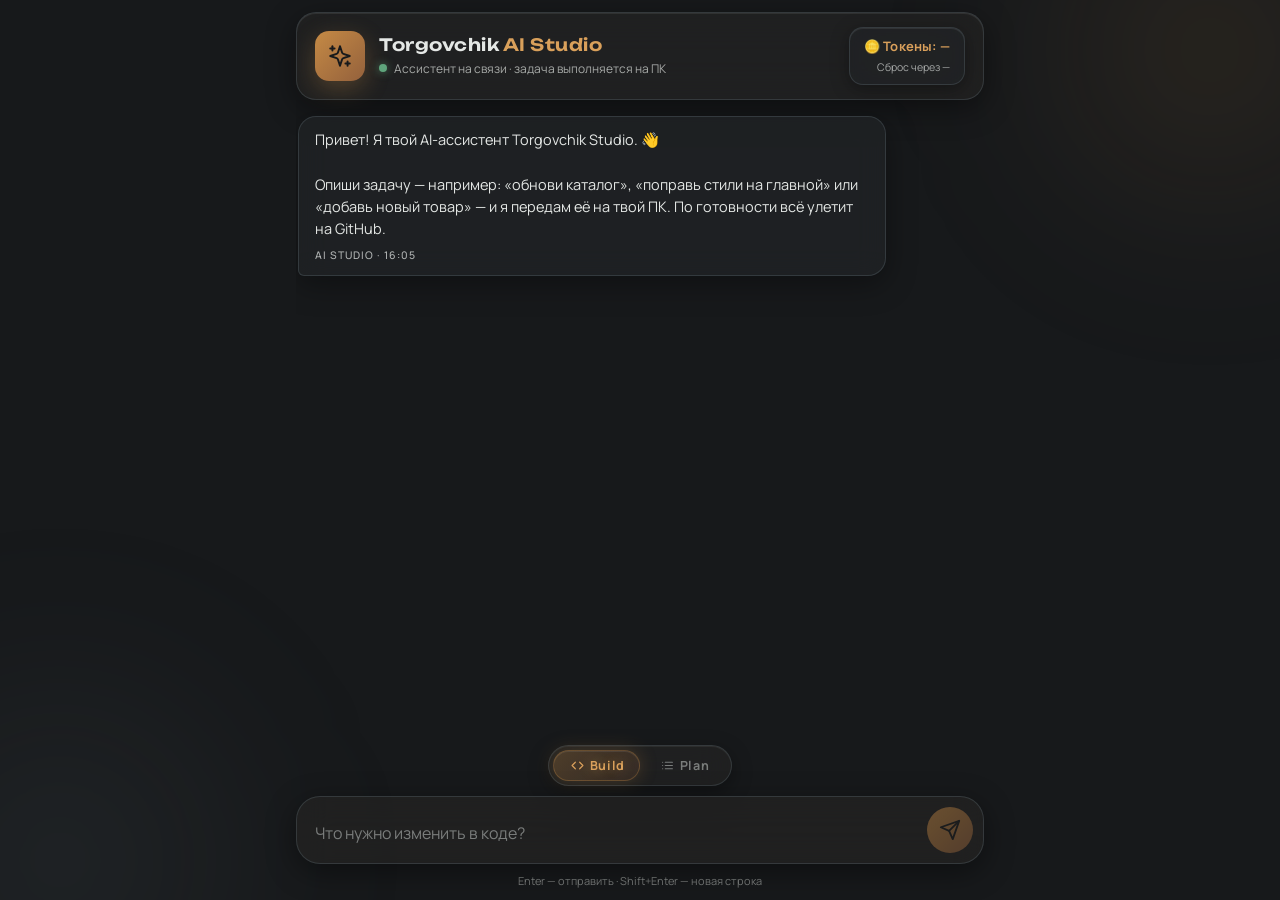
<file: app.html>
<!DOCTYPE html>
<html lang="ru">
<head>
    <meta charset="UTF-8" />
    <meta name="viewport" content="width=device-width, initial-scale=1.0, viewport-fit=cover, interactive-widget=resizes-content" />

    <title>Torgovchik AI Studio</title>
    <meta name="description" content="Личный AI-ассистент: отправляй задачи с телефона — ПК выполнит их и запушит на GitHub." />
    <meta name="theme-color" content="#17191B" />
    <meta name="author" content="Torgovchik" />

    <!-- PWA: установка на рабочий стол телефона -->
    <link rel="manifest" href="manifest.json" />
    <link rel="icon" type="image/png" href="assets/favicon.png" />
    <link rel="apple-touch-icon" href="assets/favicon.png" />
    <meta name="apple-mobile-web-app-capable" content="yes" />
    <meta name="apple-mobile-web-app-status-bar-style" content="black-translucent" />
    <meta name="apple-mobile-web-app-title" content="AI Studio" />
    <meta name="mobile-web-app-capable" content="yes" />

    <link rel="preconnect" href="https://fonts.googleapis.com">
    <link rel="preconnect" href="https://fonts.gstatic.com" crossorigin>
    <link href="https://fonts.googleapis.com/css2?family=Manrope:wght@400;500;600;700&family=Unbounded:wght@500;600;700&display=swap" rel="stylesheet">

    <link rel="stylesheet" href="css/app.css" />
</head>
<body>
    <!-- Атмосферные пятна фона (Glass Noir) -->
    <div class="glow glow--gold" aria-hidden="true"></div>
    <div class="glow glow--blue" aria-hidden="true"></div>

    <div class="app">
        <!-- Шапка -->
        <header class="app-header">
            <span class="app-header__icon" aria-hidden="true">
                <svg width="26" height="26" viewBox="0 0 24 24" fill="none" stroke="currentColor" stroke-width="1.8" stroke-linecap="round" stroke-linejoin="round"><path d="m12 3-1.9 5.8a2 2 0 0 1-1.3 1.3L3 12l5.8 1.9a2 2 0 0 1 1.3 1.3L12 21l1.9-5.8a2 2 0 0 1 1.3-1.3L21 12l-5.8-1.9a2 2 0 0 1-1.3-1.3Z"/><path d="M5 3v4"/><path d="M19 17v4"/><path d="M3 5h4"/><path d="M17 19h4"/></svg>
            </span>
            <div class="app-header__titles">
                <h1 class="app-header__title">Torgovchik <span>AI Studio</span></h1>
                <p class="app-header__status"><span class="status-dot" aria-hidden="true"></span>Ассистент на связи · задача выполняется на ПК</p>
            </div>
            <!-- Счётчик токенов (данные — GET /ai-stats у воркера) -->
            <div class="token-badge" id="tokenBadge" title="Токены, потраченные с последнего сброса лимита">
                <span class="token-badge__tokens" id="tokensValue">🪙 Токены: —</span>
                <span class="token-badge__reset" id="tokensReset">Сброс через —</span>
            </div>
        </header>

        <!-- Лента сообщений -->
        <main class="chat" id="chat" aria-live="polite">
            <div class="chat__feed" id="chatFeed"></div>
        </main>

        <!-- Поле ввода -->
        <footer class="composer">
            <!-- Переключатель режимов: Build (правим код) / Plan (составляем план) -->
            <div class="mode-toggle" id="modeToggle" role="tablist" aria-label="Режим ассистента">
                <button type="button" class="mode-toggle__btn" id="modeBuild" role="tab" aria-selected="true">
                    <svg width="13" height="13" viewBox="0 0 24 24" fill="none" stroke="currentColor" stroke-width="2.2" stroke-linecap="round" stroke-linejoin="round" aria-hidden="true"><polyline points="16 18 22 12 16 6"/><polyline points="8 6 2 12 8 18"/></svg>
                    Build
                </button>
                <button type="button" class="mode-toggle__btn" id="modePlan" role="tab" aria-selected="false">
                    <svg width="13" height="13" viewBox="0 0 24 24" fill="none" stroke="currentColor" stroke-width="2.2" stroke-linecap="round" stroke-linejoin="round" aria-hidden="true"><line x1="8" y1="6" x2="21" y2="6"/><line x1="8" y1="12" x2="21" y2="12"/><line x1="8" y1="18" x2="21" y2="18"/><line x1="3" y1="6" x2="3.01" y2="6"/><line x1="3" y1="12" x2="3.01" y2="12"/><line x1="3" y1="18" x2="3.01" y2="18"/></svg>
                    Plan
                </button>
                <span class="mode-toggle__thumb" id="modeThumb" aria-hidden="true"></span>
            </div>
            <form class="composer__glass" id="composerForm" autocomplete="off">
                <label class="visually-hidden" for="composerInput">Опиши задачу</label>
                <textarea
                    id="composerInput"
                    class="composer__input"
                    rows="1"
                    placeholder="Опиши задачу…"
                    enterkeyhint="send"
                    maxlength="4000"
                ></textarea>
                <button type="submit" class="composer__send" id="composerSend" aria-label="Отправить задачу" disabled>
                    <svg width="22" height="22" viewBox="0 0 24 24" fill="none" stroke="currentColor" stroke-width="2" stroke-linecap="round" stroke-linejoin="round"><line x1="22" y1="2" x2="11" y2="13"/><polygon points="22 2 15 22 11 13 2 9 22 2"/></svg>
                </button>
            </form>
            <p class="composer__hint">Enter — отправить · Shift+Enter — новая строка</p>
        </footer>
    </div>

    <script src="app.js"></script>
</body>
</html>
</file>
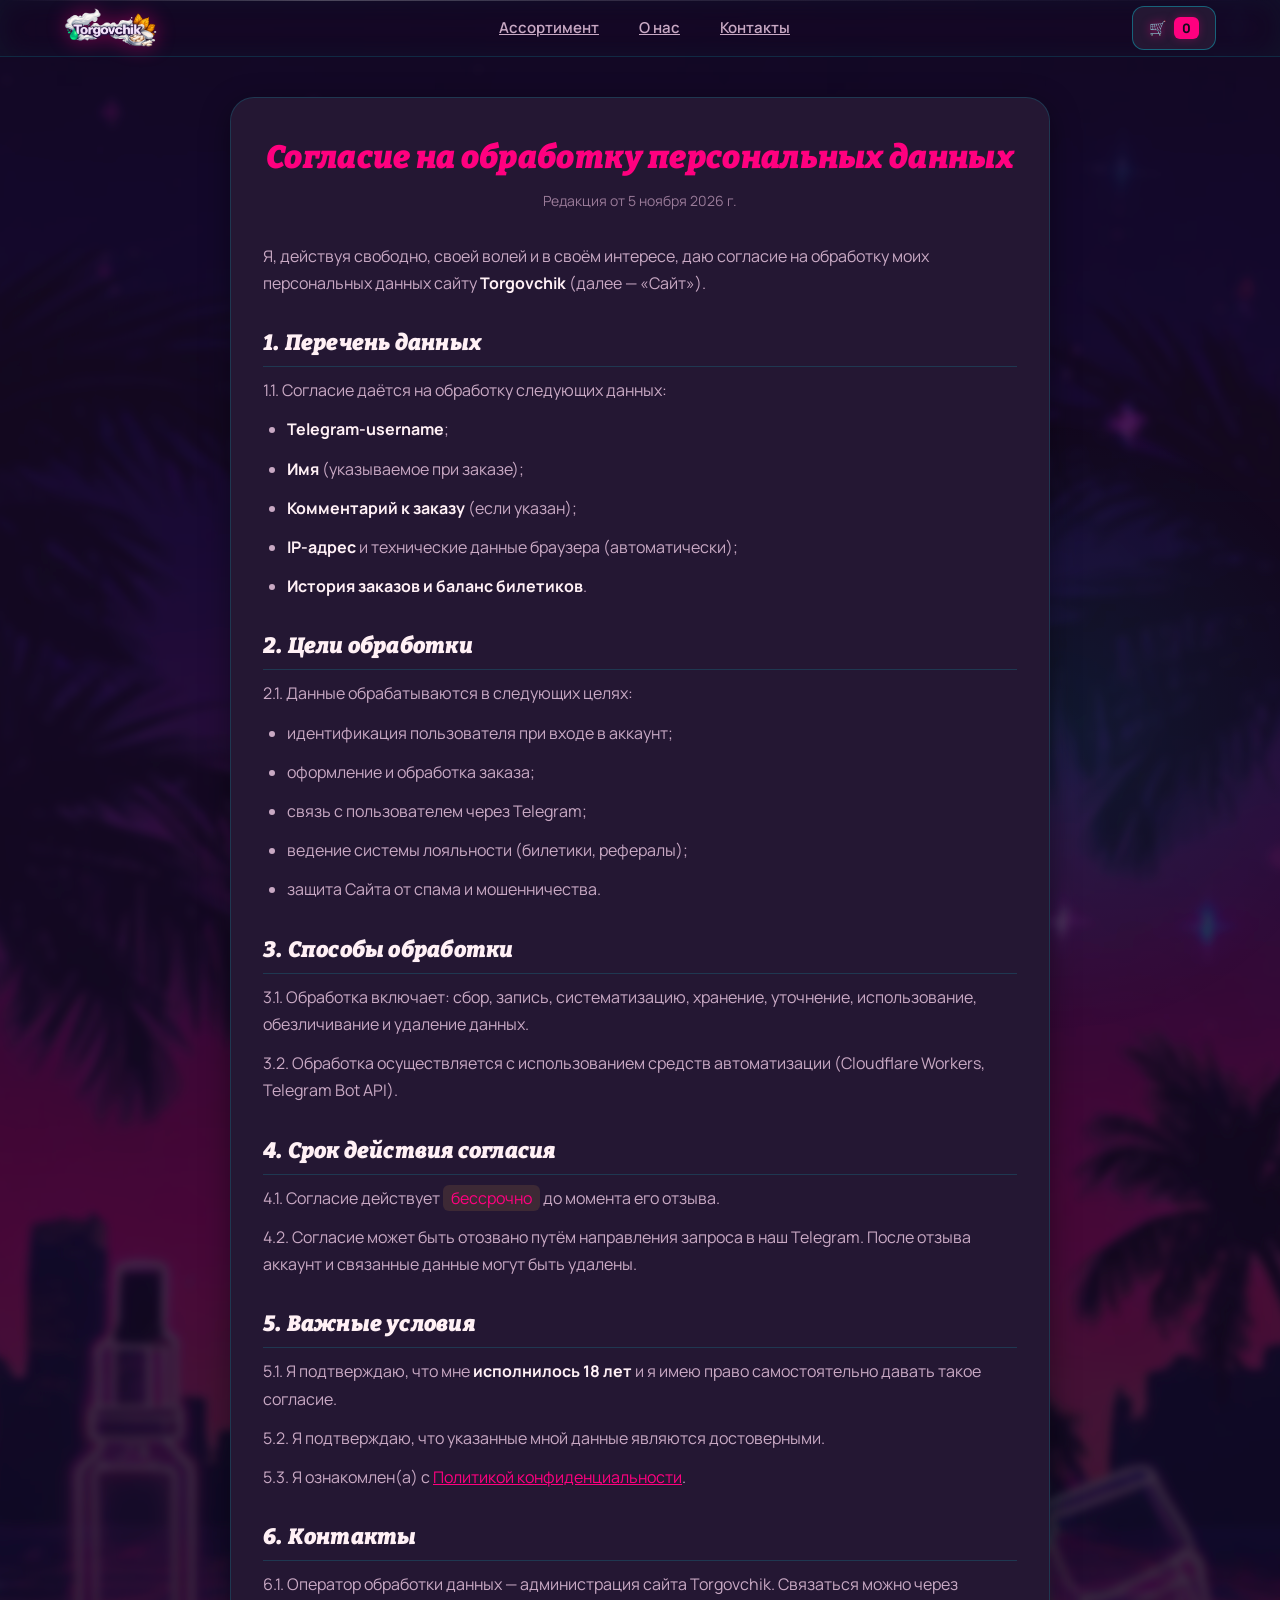
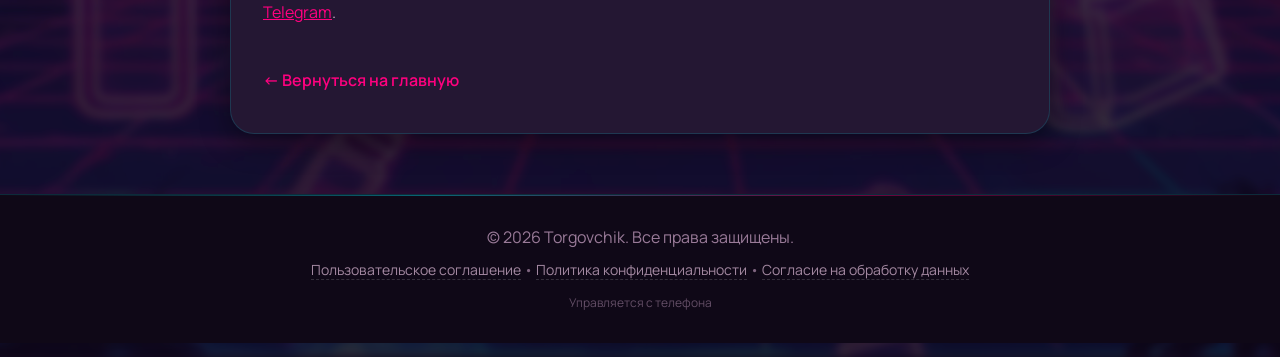
<file: consent.html>
<!DOCTYPE html>
<html lang="ru">
<head>
    <meta charset="UTF-8" />
    <meta name="viewport" content="width=device-width, initial-scale=1.0, viewport-fit=cover" />
    <title>Согласие на обработку персональных данных — Torgovchik</title>
    <meta name="description" content="Согласие на обработку персональных данных сайта Torgovchik." />
    <meta name="theme-color" content="#17191B" />
    <meta name="robots" content="index, follow" />
    <link rel="canonical" href="https://spodzh.github.io/torgovchik-shop/consent.html" />
    <meta property="og:type" content="article" />
    <meta property="og:site_name" content="Torgovchik" />
    <meta property="og:title" content="Согласие на обработку персональных данных — Torgovchik" />
    <meta property="og:description" content="Согласие на обработку персональных данных сайта Torgovchik." />
    <meta property="og:url" content="https://spodzh.github.io/torgovchik-shop/consent.html" />
    <meta property="og:image" content="https://spodzh.github.io/torgovchik-shop/assets/logo.png" />
    <meta property="og:locale" content="ru_RU" />
    <link rel="icon" type="image/png" href="assets/favicon.png" />
    <link rel="preconnect" href="https://fonts.googleapis.com">
    <link rel="preconnect" href="https://fonts.gstatic.com" crossorigin>
    <link href="https://fonts.googleapis.com/css2?family=Bitter:wght@600;700;800&family=Manrope:wght@400;500;600;700&display=swap" rel="stylesheet">
    <link rel="stylesheet" href="css/base.css" />
    <link rel="stylesheet" href="css/header.css" />
    <link rel="stylesheet" href="css/responsive.css" />
    <style>
        .terms-content {
            max-width: 820px;
            margin: 40px auto 60px;
            padding: 40px 32px;
            background: var(--bg-card);
            border: 1px solid var(--border-soft);
            border-radius: 24px;
            box-shadow: var(--shadow-card);
        }
        .terms-content h1 {
            font-family: 'Bitter', serif;
            font-size: 32px;
            color: var(--accent);
            margin-bottom: 12px;
            text-align: center;
            line-height: 1.2;
        }
        .terms-content .date {
            text-align: center;
            color: var(--text-muted);
            font-size: 14px;
            margin-bottom: 30px;
        }
        .terms-content h2 {
            font-family: 'Bitter', serif;
            font-size: 22px;
            color: var(--text-primary);
            margin-top: 28px;
            margin-bottom: 10px;
            border-bottom: 1px solid var(--border-soft);
            padding-bottom: 6px;
        }
        .terms-content p, .terms-content li {
            color: var(--text-secondary);
            font-size: 16px;
            line-height: 1.7;
            margin-bottom: 12px;
        }
        .terms-content ul { padding-left: 24px; }
        .terms-content ul li { list-style: disc; }
        .terms-content strong { color: var(--text-primary); }
        .terms-content .highlight {
            background: rgba(197, 138, 69, 0.15);
            padding: 2px 8px;
            border-radius: 6px;
            color: var(--accent);
        }
        .terms-content .back-link {
            display: inline-block;
            margin-top: 30px;
            color: var(--accent);
            text-decoration: none;
            font-weight: 600;
            transition: color 0.2s;
        }
        .terms-content .back-link:hover { color: var(--accent-hover); }
        @media (max-width: 600px) {
            .terms-content { padding: 24px 16px; margin: 20px 16px 40px; }
            .terms-content h1 { font-size: 24px; }
            .terms-content h2 { font-size: 19px; }
            .terms-content p, .terms-content li { font-size: 15px; }
        }
    </style>
</head>
<body>

    <header class="header">
        <div class="container header__inner">
            <a href="index.html" class="logo" aria-label="Torgovchik — на главную">
                <img src="assets/logo.png" alt="Torgovchik" class="logo__image">
            </a>
            <nav class="nav nav--desktop" aria-label="Навигация">
                <a href="index.html#catalog" class="category-btn">Ассортимент</a>
                <a href="index.html#about" class="category-btn">О нас</a>
                <a href="index.html#contacts" class="category-btn">Контакты</a>
            </nav>
            <a href="index.html" class="cart-btn" style="text-decoration:none;" aria-label="На главную">
                <span class="cart-icon" aria-hidden="true">🛒</span>
                <span class="cart-badge">0</span>
            </a>
        </div>
    </header>

    <main>
        <section class="terms-content container">
            <h1>Согласие на обработку персональных данных</h1>
            <p class="date">Редакция от 5 ноября 2026 г.</p>

            <p>Я, действуя свободно, своей волей и в своём интересе, даю согласие на обработку моих персональных данных сайту <strong>Torgovchik</strong> (далее — «Сайт»).</p>

            <h2>1. Перечень данных</h2>
            <p>1.1. Согласие даётся на обработку следующих данных:</p>
            <ul>
                <li><strong>Telegram-username</strong>;</li>
                <li><strong>Имя</strong> (указываемое при заказе);</li>
                <li><strong>Комментарий к заказу</strong> (если указан);</li>
                <li><strong>IP-адрес</strong> и технические данные браузера (автоматически);</li>
                <li><strong>История заказов и баланс билетиков</strong>.</li>
            </ul>

            <h2>2. Цели обработки</h2>
            <p>2.1. Данные обрабатываются в следующих целях:</p>
            <ul>
                <li>идентификация пользователя при входе в аккаунт;</li>
                <li>оформление и обработка заказа;</li>
                <li>связь с пользователем через Telegram;</li>
                <li>ведение системы лояльности (билетики, рефералы);</li>
                <li>защита Сайта от спама и мошенничества.</li>
            </ul>

            <h2>3. Способы обработки</h2>
            <p>3.1. Обработка включает: сбор, запись, систематизацию, хранение, уточнение, использование, обезличивание и удаление данных.</p>
            <p>3.2. Обработка осуществляется с использованием средств автоматизации (Cloudflare Workers, Telegram Bot API).</p>

            <h2>4. Срок действия согласия</h2>
            <p>4.1. Согласие действует <span class="highlight">бессрочно</span> до момента его отзыва.</p>
            <p>4.2. Согласие может быть отозвано путём направления запроса в наш Telegram. После отзыва аккаунт и связанные данные могут быть удалены.</p>

            <h2>5. Важные условия</h2>
            <p>5.1. Я подтверждаю, что мне <strong>исполнилось 18 лет</strong> и я имею право самостоятельно давать такое согласие.</p>
            <p>5.2. Я подтверждаю, что указанные мной данные являются достоверными.</p>
            <p>5.3. Я ознакомлен(а) с <a href="privacy.html" style="color: var(--accent);">Политикой конфиденциальности</a>.</p>

            <h2>6. Контакты</h2>
            <p>6.1. Оператор обработки данных — администрация сайта Torgovchik. Связаться можно через <a href="https://t.me/+oB1FldrU8v02NjEx" target="_blank" style="color: var(--accent);">Telegram</a>.</p>

            <a href="index.html" class="back-link">← Вернуться на главную</a>
        </section>
    </main>

    <footer class="footer">
        <div class="container">
            <p>© 2026 Torgovchik. Все права защищены.</p>
            <p style="margin-top: 8px; font-size: 14px; opacity: 0.8;">
                <a href="terms.html">Пользовательское соглашение</a> • 
                <a href="privacy.html">Политика конфиденциальности</a> • 
                <a href="consent.html">Согласие на обработку данных</a>
            </p>
            <p style="margin-top: 12px; font-size: 12px; opacity: 0.6;">Управляется с телефона</p>
        </div>
    </footer>

</body>
</html>
</file>
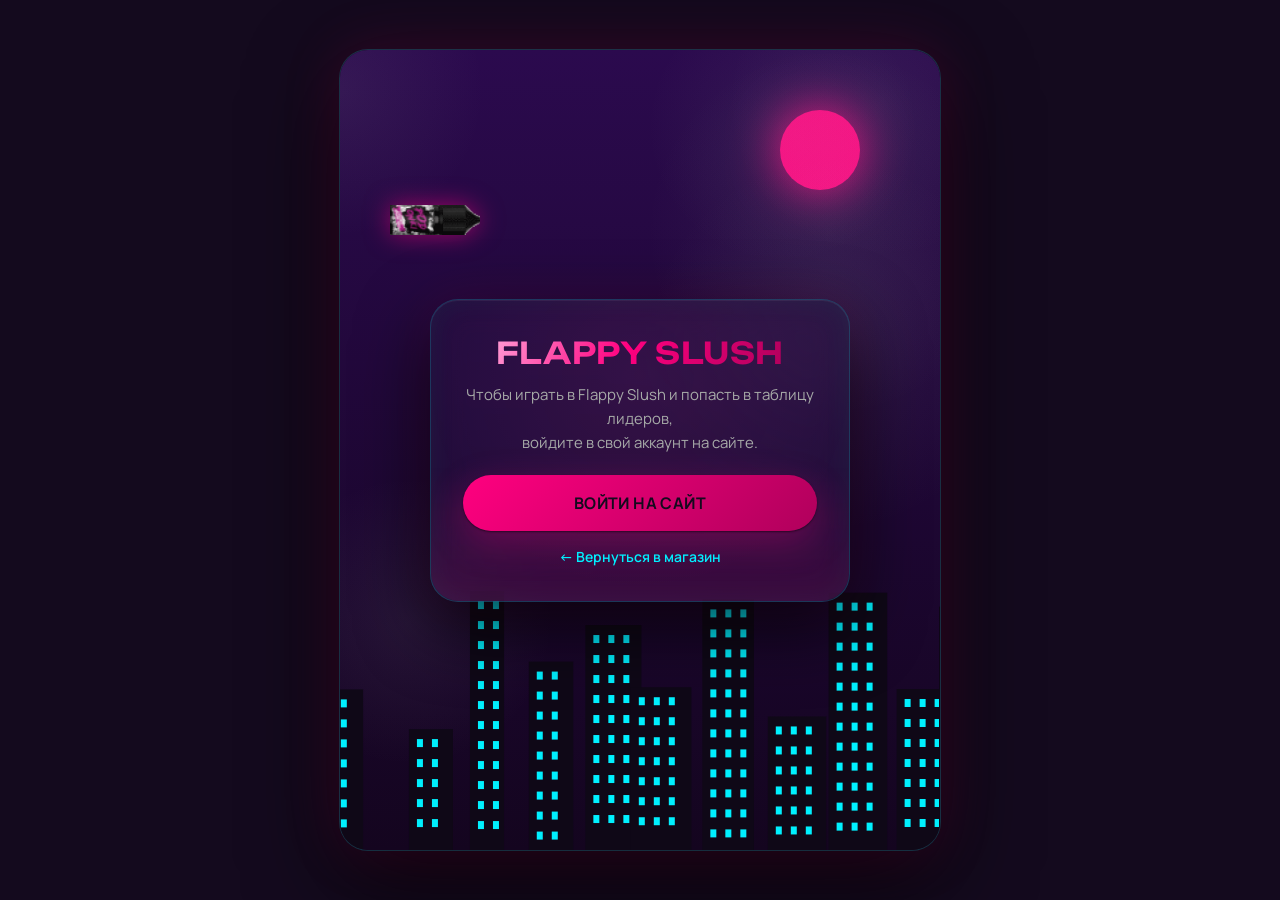
<file: flappy.html>
<!DOCTYPE html>
<html lang="ru">
<head>
    <meta charset="UTF-8" />
    <meta name="viewport" content="width=device-width, initial-scale=1.0, maximum-scale=1.0, user-scalable=no" />
    <title>Flappy Slush</title>
    <meta name="theme-color" content="#140A1E" />
    <link rel="preconnect" href="https://fonts.googleapis.com">
    <link rel="preconnect" href="https://fonts.gstatic.com" crossorigin>
    <link href="https://fonts.googleapis.com/css2?family=Manrope:wght@500;600;700&family=Unbounded:wght@500;600;700&display=swap" rel="stylesheet">
    <style>
        * { margin: 0; padding: 0; box-sizing: border-box; }
        :root {
            --glass: rgba(36, 23, 51, 0.55);
            --glass-border: rgba(0, 240, 255, 0.18);
            --gold: linear-gradient(135deg, #FF007F, #B0005C);
            --ease-smooth: cubic-bezier(0.22, 1, 0.36, 1);
        }
        body {
            background-color: #140A1E;
            overflow: hidden;
            font-family: 'Manrope', sans-serif;
            height: 100vh;
            display: flex;
            justify-content: center;
            align-items: center;
            touch-action: none;
        }
        canvas {
            display: block;
            background-color: #140A1E;
            border-radius: 28px;
            box-shadow:
                0 0 0 1px rgba(0, 240, 255, 0.18),
                0 0 60px rgba(255, 0, 127, 0.16),
                0 30px 90px rgba(0, 0, 0, 0.8);
        }

        .ui-layer {
            position: absolute; top: 0; left: 0; width: 100%; height: 100%;
            display: flex; flex-direction: column; align-items: center; justify-content: center;
            pointer-events: none;
        }

        /* Счёт: Unbounded, стеклянная пилюля сверху */
        .score-display {
            position: absolute; top: 36px;
            font-family: 'Unbounded', sans-serif; font-weight: 600; font-size: 52px;
            color: #F7F1E6;
            text-shadow: 0 0 24px rgba(255, 0, 127, 0.55), 0 4px 18px rgba(0, 0, 0, 0.6);
            pointer-events: none; z-index: 10;
            padding: 4px 26px;
            border-radius: 999px;
            background: rgba(20, 10, 30, 0.45);
            border: 1px solid rgba(0, 240, 255, 0.2);
            backdrop-filter: blur(10px); -webkit-backdrop-filter: blur(10px);
            transition: transform 0.25s var(--ease-smooth);
        }
        .score-display.bump { animation: scoreBump 0.3s var(--ease-smooth); }
        @keyframes scoreBump {
            0% { transform: scale(1); }
            40% { transform: scale(1.22); }
            100% { transform: scale(1); }
        }

        /* ===== СТЕКЛЯННЫЕ ЭКРАНЫ (Glass Noir) ===== */
        .screen {
            position: relative;
            background: var(--glass);
            backdrop-filter: blur(18px) saturate(150%); -webkit-backdrop-filter: blur(18px) saturate(150%);
            border: 1px solid var(--glass-border);
            border-radius: 28px;
            padding: 34px 32px;
            text-align: center; pointer-events: auto;
            box-shadow:
                inset 0 1px 0 rgba(255, 255, 255, 0.06),
                inset 0 0 30px rgba(0, 240, 255, 0.05),
                0 24px 70px rgba(0, 0, 0, 0.75),
                0 0 46px rgba(255, 0, 127, 0.1);
            animation: popIn 0.45s var(--ease-smooth);
            max-width: 90%; width: 420px; z-index: 20;
        }
        /* Витринная подсветка снизу, как у карточек каталога */
        .screen::before {
            content: ''; position: absolute; inset: 0; border-radius: inherit;
            background:
                radial-gradient(circle at 50% 25%, rgba(255, 77, 166, 0.07) 0%, transparent 70%),
                linear-gradient(180deg, rgba(255, 0, 127, 0) 55%, rgba(255, 0, 127, 0.12) 100%);
            pointer-events: none;
        }
        .screen.hidden { display: none; }
        .screen > * { position: relative; z-index: 1; }

        .screen h1 {
            font-family: 'Unbounded', sans-serif; font-weight: 600; font-size: 30px;
            letter-spacing: 0.02em;
            margin-bottom: 12px;
            text-transform: uppercase;
        }
        /* Золотой градиент по буквам, фолбэк — сплошной янтарный */
        .screen h1 .gold-text { color: #FF007F; }
        @supports ((-webkit-background-clip: text) or (background-clip: text)) {
            .screen h1 .gold-text {
                background: linear-gradient(115deg, #FF9BD4 0%, #FF007F 45%, #B0005C 100%);
                -webkit-background-clip: text; background-clip: text;
                -webkit-text-fill-color: transparent; color: transparent;
            }
        }
        .screen p { color: #A7AAA8; margin-bottom: 20px; font-size: 15px; line-height: 1.6; }
        .score-text {
            font-family: 'Unbounded', sans-serif; font-weight: 600;
            font-size: 44px; color: #F7F1E6; margin-bottom: 6px;
            text-shadow: 0 0 20px rgba(255, 0, 127, 0.5);
        }
        .score-label { font-size: 12px; font-weight: 700; letter-spacing: 3px; text-transform: uppercase; color: #00F0FF; margin-bottom: 14px; }

        .new-record {
            display: none;
            font-family: 'Unbounded', sans-serif; font-size: 14px; font-weight: 600;
            color: #FF4DA6; text-shadow: 0 0 15px rgba(255, 77, 166, 0.6);
            margin-bottom: 15px; animation: pulse 1s infinite alternate;
            align-items: center; justify-content: center; gap: 8px;
            background: rgba(255, 0, 127, 0.1); border: 1px solid rgba(255, 0, 127, 0.35);
            border-radius: 999px; padding: 8px 16px;
        }
        .new-record.show { display: flex; }
        @keyframes pulse { from { transform: scale(1); } to { transform: scale(1.05); } }

        .best-line { color: #FF007F; font-weight: 700; margin-bottom: 20px; font-size: 14px; }
        .best-line strong { font-family: 'Unbounded', sans-serif; font-weight: 600; }

        /* ===== ЗОЛОТАЯ КНОПКА (как на сайте) ===== */
        .btn-play {
            background: var(--gold); color: #140A1E;
            border: none; padding: 16px 40px; font-size: 16px; font-weight: 700;
            font-family: 'Manrope', sans-serif; letter-spacing: 0.4px;
            border-radius: 999px; cursor: pointer; text-transform: uppercase;
            transition: transform 0.35s var(--ease-smooth), box-shadow 0.35s var(--ease-smooth);
            box-shadow: 0 1px 2px rgba(0, 0, 0, 0.5), 0 12px 36px rgba(255, 0, 127, 0.28);
            width: 100%; margin-bottom: 14px; display: block; text-decoration: none; line-height: 1.5;
        }
        @media (hover: hover) and (pointer: fine) {
            .btn-play:hover {
                transform: translateY(-2px) scale(1.02);
                box-shadow: 0 2px 4px rgba(0, 0, 0, 0.5), 0 18px 48px rgba(255, 0, 127, 0.42);
            }
        }
        .btn-play:active { transform: translateY(0) scale(0.97); }

        .back-link { display: inline-block; color: #00F0FF; font-size: 14px; text-decoration: none; cursor: pointer; font-weight: 600; transition: color 0.2s; }
        .back-link:hover { color: #FF007F; }

        .leaderboard {
            background: rgba(20, 10, 30, 0.45);
            border: 1px solid rgba(0, 240, 255, 0.12);
            border-radius: 16px; padding: 12px; margin-bottom: 20px;
            max-height: 150px; overflow-y: auto; text-align: left;
        }
        .leaderboard-title { color: #FF4DA6; font-weight: 700; text-align: center; margin-bottom: 8px; font-size: 12px; text-transform: uppercase; letter-spacing: 2px; }
        .leaderboard-row { display: flex; justify-content: space-between; color: #E4E7E5; font-size: 14px; padding: 4px 0; border-bottom: 1px solid rgba(255,255,255,0.05); }
        .leaderboard-row:last-child { border-bottom: none; }
        .leaderboard-row span:first-child { color: #A7AAA8; }
        .leaderboard-row span:last-child { font-weight: 700; color: #FF007F; }

        @keyframes popIn { from { transform: scale(0.82); opacity: 0; } to { transform: scale(1); opacity: 1; } }

        @media (max-width: 480px) {
            .score-display { font-size: 40px; top: 28px; }
            .screen { padding: 26px 20px; }
            .screen h1 { font-size: 24px; }
            .score-text { font-size: 36px; }
            .btn-play { padding: 14px 28px; font-size: 14px; }
        }

        @media (prefers-reduced-motion: reduce) {
            .screen { animation: none; }
            .new-record { animation: none; }
            .score-display.bump { animation: none; }
        }
    </style>
</head>
<body>

    <canvas id="gameCanvas"></canvas>

    <div class="ui-layer">
        <div class="score-display" id="scoreDisplay" style="display: none;">0</div>

        <div class="screen hidden" id="authScreen">
            <h1><span class="gold-text">Flappy Slush</span></h1>
            <p>Чтобы играть в Flappy Slush и попасть в таблицу лидеров,<br>войдите в свой аккаунт на сайте.</p>
            <a href="index.html" class="btn-play" style="text-decoration:none;">Войти на сайт</a>
            <a href="index.html" class="back-link">← Вернуться в магазин</a>
        </div>

        <div class="screen hidden" id="startScreen">
            <h1><span class="gold-text">Flappy Slush</span></h1>
            <p>Тапай по экрану, чтобы заправляться и летать.<br>Игра бесконечна. С каждым рубежом подики ускоряются!</p>
            <div class="leaderboard" id="leaderboardStart">
                <div class="leaderboard-title">Топ игроков</div>
                <div id="leaderboardListStart" style="color:#A7AAA8; font-size:14px; text-align:center;">Загрузка...</div>
            </div>
            <button class="btn-play" id="startBtn">Играть</button>
            <a href="index.html" class="back-link">← Вернуться в магазин</a>
        </div>

        <div class="screen hidden" id="gameOverScreen">
            <h1><span class="gold-text">Game Over</span></h1>
            <div class="new-record" id="newRecordBadge">НОВЫЙ РЕКОРД!</div>
            <div class="score-label">Ваш счёт</div>
            <div class="score-text" id="finalScore">0</div>
            <div class="best-line">Рекорд: <strong id="highScore">0</strong></div>

            <div class="leaderboard" id="leaderboardGameOver">
                <div class="leaderboard-title">Топ игроков</div>
                <div id="leaderboardListGameOver" style="color:#A7AAA8; font-size:14px; text-align:center;">Загрузка...</div>
            </div>

            <button class="btn-play" id="restartBtn">Ещё раз</button>
            <a href="index.html" class="back-link">← В магазин</a>
        </div>
    </div>

    <script>
        const WORKER_URL = 'https://torgovchik-bot.ernest-chanel.workers.dev/';
        const currentTelegram = localStorage.getItem('user_telegram');

        // Экранирование для innerHTML в лидерборде (страница самостоятельная, без utils.js)
        function escapeHtml(raw) {
            if (typeof raw !== 'string' && typeof raw !== 'number') return '';
            return String(raw)
                .replace(/&/g, '&amp;')
                .replace(/</g, '&lt;')
                .replace(/>/g, '&gt;')
                .replace(/"/g, '&quot;')
                .replace(/'/g, '&#39;');
        }

        const canvas = document.getElementById('gameCanvas');
        const ctx = canvas.getContext('2d');

        const GRAVITY = 0.4;
        const JUMP_FORCE = -6.5;
        const PIPE_WIDTH = 85;
        const PIPE_GAP = 210;
        let PIPE_SPEED = 3.2;
        const SPAWN_RATE = 95;

        let frames = 0;
        let score = 0;
        let lastMilestone = 0;
        let gameState = 'start';
        let highScore = localStorage.getItem('flappySlushHighScore') || 0;
        let currentBg = 0;
        let timeOfDay = 'night';
        let weather = 'clear';
        let lightningTimer = 0;
        let explodingTimer = 0;

        // Эффекты: тряска экрана, вспышки, дым на фоне
        let shake = 0;
        let deathFlash = 0;
        let milestoneFlash = 0;

        let weatherParticles = [];
        let birdParticles = [];   // искры прыжка / взрыва / салюта
        let pipePieces = [];      // осколки подиков
        let smokeParticles = [];  // дым от взрыва
        let clouds = [];          // фоновые клубы дыма

        const bgColors = {
            // Vice City: розово-фиолетовый закат во всех режимах
            night: ['#2B0A4E', '#14051F'],
            day: ['#FF6EC7', '#00F0FF'],
            sunset: ['#FF007F', '#7B2FF7'],
            autumn: ['#B31283', '#FF6EC7'],
            morning: ['#00F0FF', '#FF9DE2']
        };
        let currentPalette = bgColors.night;

        let bgOffset = 0;
        let buildings = [];
        for (let i = 0; i < 50; i++) {
            buildings.push({
                x: i * 60 + Math.random() * 30,
                w: Math.random() * 40 + 30,
                h: Math.random() * 180 + 80
            });
        }

        let bird = { x: 50, y: 150, width: 90, height: 90, velocity: 0, rotation: 0 };
        let pipes = [];

        // Локальные картинки
        const imgJuice = new Image(); imgJuice.src = 'assets/flappy/juice.png';

        const podImages = [
            new Image(),
            new Image(),
            new Image()
        ];
        podImages[0].src = 'assets/flappy/pod1.png';
        podImages[1].src = 'assets/flappy/pod2.png';
        podImages[2].src = 'assets/flappy/pod3.png';

        let imagesLoaded = 0;
        function checkImages() {
            imagesLoaded++;
            if (imagesLoaded === 4) {
                if (imgJuice.naturalWidth > 0) {
                    const ratio = imgJuice.height / imgJuice.width;
                    bird.width = 90;
                    bird.height = 90 * ratio;
                }
                resizeCanvas();
                initClouds();
                loop();
            }
        }
        imgJuice.onload = checkImages;
        imgJuice.onerror = checkImages;
        podImages[0].onload = checkImages;
        podImages[0].onerror = checkImages;
        podImages[1].onload = checkImages;
        podImages[1].onerror = checkImages;
        podImages[2].onload = checkImages;
        podImages[2].onerror = checkImages;

        const authScreen = document.getElementById('authScreen');
        const startScreen = document.getElementById('startScreen');
        const gameOverScreen = document.getElementById('gameOverScreen');
        const scoreDisplay = document.getElementById('scoreDisplay');
        const finalScore = document.getElementById('finalScore');
        const highScoreEl = document.getElementById('highScore');
        const newRecordBadge = document.getElementById('newRecordBadge');

        if (!currentTelegram) {
            authScreen.classList.remove('hidden');
        } else {
            startScreen.classList.remove('hidden');
            loadLeaderboard();
        }

        function resizeCanvas() {
            let width = window.innerWidth;
            let height = window.innerHeight;
            if (width > 600) width = 600;
            if (height > 800) height = 800;
            canvas.width = width;
            canvas.height = height;
            initClouds();
        }
        window.addEventListener('resize', resizeCanvas);

        // ===== ФОНОВЫЙ ДЫМ: медленные полупрозрачные клубы =====
        function initClouds() {
            clouds = [];
            const count = 6;
            for (let i = 0; i < count; i++) {
                const r = 80 + Math.random() * 130;
                // Градиент создаём один раз на клуб — дешевле на мобилках
                const grd = ctx.createRadialGradient(0, 0, 0, 0, 0, r);
                grd.addColorStop(0, 'rgba(167, 170, 168, 0.09)');
                grd.addColorStop(1, 'rgba(167, 170, 168, 0)');
                clouds.push({
                    x: Math.random() * canvas.width,
                    y: Math.random() * canvas.height,
                    r: r,
                    grd: grd,
                    spd: 0.25 + Math.random() * 0.5,
                    bob: Math.random() * Math.PI * 2,
                    bobAmp: 6 + Math.random() * 10
                });
            }
        }

        function drawSmoke() {
            for (const c of clouds) {
                c.x -= c.spd;
                c.bob += 0.004;
                if (c.x < -c.r * 1.5) {
                    c.x = canvas.width + c.r;
                    c.y = Math.random() * canvas.height;
                }
                ctx.save();
                ctx.translate(c.x, c.y + Math.sin(c.bob) * c.bobAmp);
                ctx.fillStyle = c.grd;
                ctx.beginPath();
                ctx.arc(0, 0, c.r, 0, Math.PI * 2);
                ctx.fill();
                ctx.restore();
            }
        }

        function jump() {
            if (gameState === 'play') {
                bird.velocity = JUMP_FORCE;
                for (let i = 0; i < 6; i++) {
                    birdParticles.push({
                        x: bird.x + bird.width/2,
                        y: bird.y + bird.height,
                        vx: (Math.random() - 0.5) * 6,
                        vy: Math.random() * 3 + 1,
                        life: 1,
                        color: Math.random() > 0.5 ? 'rgba(255, 0, 127, 0.25)' : 'rgba(0, 240, 255, 0.25)',
                        size: Math.random() * 4 + 2
                    });
                }
            }
        }

        canvas.addEventListener('mousedown', jump);
        canvas.addEventListener('touchstart', (e) => { e.preventDefault(); jump(); }, { passive: false });
        document.addEventListener('keydown', (e) => { if (e.code === 'Space') jump(); });

        document.getElementById('startBtn').addEventListener('click', startGame);
        document.getElementById('restartBtn').addEventListener('click', startGame);

        function startGame() {
            bird.y = 150;
            bird.velocity = 0;
            bird.rotation = 0;
            pipes = [];
            weatherParticles = [];
            birdParticles = [];
            pipePieces = [];
            smokeParticles = [];
            score = 0;
            lastMilestone = 0;
            currentBg = 0;
            bgOffset = 0;
            PIPE_SPEED = 3.2;
            timeOfDay = 'night';
            weather = 'clear';
            shake = 0; deathFlash = 0; milestoneFlash = 0;
            currentPalette = bgColors.night;
            scoreDisplay.textContent = '0';
            scoreDisplay.style.display = 'block';
            newRecordBadge.classList.remove('show');
            frames = 0;
            gameState = 'play';

            startScreen.classList.add('hidden');
            gameOverScreen.classList.add('hidden');
        }

        async function loadLeaderboard() {
            try {
                const r = await fetch(WORKER_URL + 'leaderboard');
                if (!r.ok) throw new Error();
                const data = await r.json();
                let html = '';
                if (data.length === 0) {
                    html = '<div style="color:#A7AAA8; font-size:14px; text-align:center; padding:10px;">Пока пусто</div>';
                } else {
                    data.forEach((item, i) => {
                        html += `<div class="leaderboard-row"><span>${i+1}. ${escapeHtml(item.telegram)}</span><span>${escapeHtml(item.score)}</span></div>`;
                    });
                }
                document.getElementById('leaderboardListStart').innerHTML = html;
                document.getElementById('leaderboardListGameOver').innerHTML = html;
            } catch (e) {
                document.getElementById('leaderboardListStart').innerHTML = '<div style="color:#00F0FF; font-size:12px; text-align:center;">Не удалось загрузить</div>';
                document.getElementById('leaderboardListGameOver').innerHTML = '<div style="color:#00F0FF; font-size:12px; text-align:center;">Не удалось загрузить</div>';
            }
        }

        async function submitScore(finalScoreValue) {
            if (!currentTelegram) return;
            try {
                await fetch(WORKER_URL + 'leaderboard', {
                    method: 'POST',
                    headers: { 'Content-Type': 'application/json' },
                    body: JSON.stringify({ telegram: currentTelegram, score: finalScoreValue })
                });
                loadLeaderboard();
            } catch (e) {}
        }

        // Салют: 2–3 золотых burst-а в случайных точках верхней части экрана
        function spawnBurst(x, y, count, power) {
            const colors = ['#E8C79B', '#FF007F', '#FF4DA6', '#00F0FF', '#E4E7E5'];
            for (let i = 0; i < count; i++) {
                const a = Math.random() * Math.PI * 2;
                const v = Math.random() * power;
                birdParticles.push({
                    x: x, y: y,
                    vx: Math.cos(a) * v, vy: Math.sin(a) * v,
                    life: 1, decay: 0.012,
                    color: colors[Math.floor(Math.random() * colors.length)],
                    size: Math.random() * 4 + 2
                });
            }
        }

        function triggerFireworks() {
            milestoneFlash = 1;
            const bursts = 2 + Math.floor(Math.random() * 2);
            for (let b = 0; b < bursts; b++) {
                spawnBurst(
                    canvas.width * (0.25 + Math.random() * 0.5),
                    canvas.height * (0.15 + Math.random() * 0.35),
                    36, 7
                );
            }
        }

        function initWeather(type) {
            weather = type;
            weatherParticles = [];
            if (type === 'rain' || type === 'storm') {
                for (let i = 0; i < 120; i++) {
                    weatherParticles.push({
                        x: Math.random() * canvas.width, y: Math.random() * canvas.height - canvas.height,
                        speed: Math.random() * 8 + 8, length: Math.random() * 20 + 15
                    });
                }
            } else if (type === 'snow') {
                for (let i = 0; i < 150; i++) {
                    weatherParticles.push({
                        x: Math.random() * canvas.width, y: Math.random() * canvas.height - canvas.height,
                        speed: Math.random() * 1.5 + 1, size: Math.random() * 3 + 1, drift: (Math.random() - 0.5) * 2
                    });
                }
            } else if (type === 'leaves') {
                for (let i = 0; i < 30; i++) {
                    weatherParticles.push({
                        x: Math.random() * canvas.width, y: Math.random() * canvas.height - canvas.height,
                        speed: Math.random() * 2 + 1, size: Math.random() * 6 + 4, drift: (Math.random() - 0.5) * 3, rot: Math.random() * Math.PI
                    });
                }
            }
        }

        function checkMilestones() {
            if (score > 0 && score % 10 === 0 && score !== lastMilestone) {
                lastMilestone = score;

                if (PIPE_SPEED < 7.5) PIPE_SPEED += 0.15;

                let milestone = score % 100;
                if (milestone === 0) milestone = 100;

                if (milestone === 10) { timeOfDay = 'night'; currentPalette = bgColors.night; weather = 'clear'; }
                else if (milestone === 20) initWeather('rain');
                else if (milestone === 30) { timeOfDay = 'day'; currentPalette = bgColors.day; weather = 'clear'; }
                else if (milestone === 40) initWeather('snow');
                else if (milestone === 50) { timeOfDay = 'night'; currentPalette = bgColors.night; initWeather('storm'); }
                else if (milestone === 60) { timeOfDay = 'sunset'; currentPalette = bgColors.sunset; weather = 'clear'; }
                else if (milestone === 70) { timeOfDay = 'autumn'; currentPalette = bgColors.autumn; initWeather('leaves'); }
                else if (milestone === 80) { weather = 'fog'; }
                else if (milestone === 90) { timeOfDay = 'morning'; currentPalette = bgColors.morning; weather = 'clear'; }
                else if (milestone === 100) {
                    timeOfDay = 'night'; currentPalette = bgColors.night; weather = 'clear';
                }

                // Салют на КАЖДЫЙ рубеж, на сотне — тройной
                triggerFireworks();
                if (milestone === 100) { triggerFireworks(); triggerFireworks(); }
            }
        }

        function drawBackground() {
            let grd = ctx.createLinearGradient(0, 0, 0, canvas.height);
            grd.addColorStop(0, currentPalette[0]);
            grd.addColorStop(1, currentPalette[1]);
            ctx.fillStyle = grd;
            ctx.fillRect(0, 0, canvas.width, canvas.height);

            if (timeOfDay === 'night' || timeOfDay === 'autumn') {
                ctx.shadowBlur = 50; ctx.shadowColor = '#FF007F'; ctx.fillStyle = '#FF007F';
                ctx.beginPath(); ctx.arc(canvas.width * 0.8, 100, 40, 0, Math.PI * 2); ctx.fill();
            } else if (timeOfDay === 'day' || timeOfDay === 'morning') {
                ctx.shadowBlur = 60; ctx.shadowColor = '#FFF0F5'; ctx.fillStyle = '#FFF0F5';
                ctx.beginPath(); ctx.arc(canvas.width * 0.8, 100, 50, 0, Math.PI * 2); ctx.fill();
            } else {
                // Закатное солнце Vice City — горячий розовый диск
                ctx.shadowBlur = 50; ctx.shadowColor = '#FF4DA6'; ctx.fillStyle = '#FF4DA6';
                ctx.beginPath(); ctx.arc(canvas.width * 0.8, canvas.height * 0.4, 80, 0, Math.PI * 2); ctx.fill();
            }
            ctx.shadowBlur = 0;

            // Клубы дыма — сразу за луной, перед городом
            drawSmoke();

            bgOffset += PIPE_SPEED * 0.2;
            for (let b of buildings) {
                let x = (b.x - bgOffset) % 3000;
                if (x < -100) x += 3000;
                ctx.fillStyle = (timeOfDay === 'day' || timeOfDay === 'morning') ? '#241733' : '#0F0817';
                ctx.fillRect(x, canvas.height - b.h, b.w, b.h);
                if (timeOfDay !== 'day' && timeOfDay !== 'morning') {
                    // Окна зданий светятся неоном: розовый на закате, голубой ночью
                    ctx.fillStyle = timeOfDay === 'sunset' ? 'rgba(255, 0, 127, 0.6)' : '#00F0FF';
                    for (let wy = canvas.height - b.h + 10; wy < canvas.height - 15; wy += 20) {
                        for (let wx = x + 8; wx < x + b.w - 10; wx += 15) {
                            if ((wx + wy) % 4 !== 0) ctx.fillRect(wx, wy, 6, 8);
                        }
                    }
                }
            }

            if (weather === 'rain' || weather === 'storm') {
                ctx.strokeStyle = 'rgba(0, 240, 255, 0.5)'; ctx.lineWidth = 1.5;
                for (let p of weatherParticles) {
                    ctx.beginPath(); ctx.moveTo(p.x, p.y); ctx.lineTo(p.x - 5, p.y + p.length); ctx.stroke();
                    p.y += p.speed; p.x -= 2;
                    if (p.y > canvas.height) { p.y = -20; p.x = Math.random() * canvas.width; }
                }
                if (weather === 'storm') {
                    lightningTimer--;
                    if (lightningTimer <= 0 && Math.random() < 0.05) {
                        ctx.fillStyle = 'rgba(228, 231, 229, 0.8)';
                        ctx.fillRect(0, 0, canvas.width, canvas.height);
                        lightningTimer = 5;
                    }
                }
            } else if (weather === 'snow') {
                ctx.fillStyle = 'rgba(228, 231, 229, 0.8)';
                for (let p of weatherParticles) {
                    ctx.beginPath(); ctx.arc(p.x, p.y, p.size, 0, Math.PI * 2); ctx.fill();
                    p.y += p.speed; p.x += p.drift;
                    if (p.y > canvas.height) { p.y = -10; p.x = Math.random() * canvas.width; }
                }
            } else if (weather === 'fog') {
                ctx.fillStyle = 'rgba(228, 231, 229, 0.15)';
                ctx.fillRect(0, 0, canvas.width, canvas.height);
            } else if (weather === 'leaves') {
                for (let p of weatherParticles) {
                    ctx.save(); ctx.translate(p.x, p.y); ctx.rotate(p.rot);
                    ctx.fillStyle = Math.random() > 0.5 ? '#B0005C' : '#FF007F';
                    ctx.beginPath(); ctx.ellipse(0, 0, p.size, p.size / 2, 0, 0, Math.PI * 2); ctx.fill();
                    ctx.restore();
                    p.y += p.speed; p.x += p.drift; p.rot += 0.02;
                    if (p.y > canvas.height) { p.y = -20; p.x = Math.random() * canvas.width; }
                }
            }
        }

        function drawPipes() {
            pipes.forEach(pipe => {
                const imgTop = pipe.imgTop;
                const imgBottom = pipe.imgBottom;

                let imgHTop = (imgTop.naturalWidth > 0) ? PIPE_WIDTH * (imgTop.height / imgTop.width) : PIPE_WIDTH;
                let yTop = pipe.topHeight;
                let flipTop = true;

                ctx.save();
                ctx.beginPath();
                ctx.rect(pipe.x, 0, PIPE_WIDTH, pipe.topHeight);
                ctx.clip();

                while (yTop > -imgHTop) {
                    ctx.save();
                    if (flipTop) {
                        ctx.translate(pipe.x, yTop);
                        ctx.scale(1, -1);
                        if (imgTop.naturalWidth > 0) {
                            ctx.drawImage(imgTop, 0, 0, PIPE_WIDTH, imgHTop);
                        } else {
                            ctx.fillStyle = '#00F0FF';
                            ctx.fillRect(0, 0, PIPE_WIDTH, imgHTop);
                        }
                    } else {
                        if (imgTop.naturalWidth > 0) {
                            ctx.drawImage(imgTop, pipe.x, yTop - imgHTop, PIPE_WIDTH, imgHTop);
                        } else {
                            ctx.fillStyle = '#00F0FF';
                            ctx.fillRect(pipe.x, yTop - imgHTop, PIPE_WIDTH, imgHTop);
                        }
                    }
                    ctx.restore();
                    yTop -= imgHTop;
                    flipTop = !flipTop;
                }
                ctx.restore();

                let imgHBottom = (imgBottom.naturalWidth > 0) ? PIPE_WIDTH * (imgBottom.height / imgBottom.width) : PIPE_WIDTH;
                let yBottom = pipe.topHeight + PIPE_GAP;
                let flipBottom = false;

                ctx.save();
                ctx.beginPath();
                ctx.rect(pipe.x, yBottom, PIPE_WIDTH, canvas.height - yBottom);
                ctx.clip();

                while (yBottom < canvas.height) {
                    ctx.save();
                    if (flipBottom) {
                        ctx.translate(pipe.x, yBottom + imgHBottom);
                        ctx.scale(1, -1);
                        if (imgBottom.naturalWidth > 0) {
                            ctx.drawImage(imgBottom, 0, 0, PIPE_WIDTH, imgHBottom);
                        } else {
                            ctx.fillStyle = '#00F0FF';
                            ctx.fillRect(0, 0, PIPE_WIDTH, imgHBottom);
                        }
                    } else {
                        if (imgBottom.naturalWidth > 0) {
                            ctx.drawImage(imgBottom, pipe.x, yBottom, PIPE_WIDTH, imgHBottom);
                        } else {
                            ctx.fillStyle = '#00F0FF';
                            ctx.fillRect(pipe.x, yBottom, PIPE_WIDTH, imgHBottom);
                        }
                    }
                    ctx.restore();
                    yBottom += imgHBottom;
                    flipBottom = !flipBottom;
                }
                ctx.restore();
            });
        }

        function drawBird() {
            // Неоново-розовое сияние вокруг «птицы»
            ctx.save();
            ctx.shadowBlur = 24;
            ctx.shadowColor = 'rgba(255, 0, 127, 0.55)';
            ctx.drawImage(imgJuice, bird.x, bird.y, bird.width, bird.height);
            ctx.restore();
        }

        function updateParticles() {
            for (let i = birdParticles.length - 1; i >= 0; i--) {
                let p = birdParticles[i];
                p.x += p.vx; p.y += p.vy; p.vy += 0.18; p.vx *= 0.99;
                p.life -= (p.decay || 0.015);
                if (p.life <= 0) { birdParticles.splice(i, 1); continue; }
                ctx.globalAlpha = p.life;
                ctx.fillStyle = p.color;
                ctx.beginPath(); ctx.arc(p.x, p.y, p.size, 0, Math.PI * 2); ctx.fill();
            }

            for (let i = pipePieces.length - 1; i >= 0; i--) {
                let p = pipePieces[i];
                p.x += p.vx; p.y += p.vy; p.vy += 0.5; p.rot += p.vr; p.life -= 0.02;
                if (p.life <= 0) { pipePieces.splice(i, 1); continue; }
                ctx.save(); ctx.translate(p.x, p.y); ctx.rotate(p.rot);
                ctx.globalAlpha = p.life;
                if (p.img.naturalWidth > 0) {
                    ctx.drawImage(p.img, -p.w/2, -p.h/2, p.w, p.h);
                } else {
                    ctx.fillStyle = '#00F0FF';
                    ctx.fillRect(-p.w/2, -p.h/2, p.w, p.h);
                }
                ctx.restore();
            }

            for (let i = smokeParticles.length - 1; i >= 0; i--) {
                let s = smokeParticles[i];
                s.x += s.vx;
                s.y += s.vy;
                s.size += 0.4;
                s.life -= 0.012;

                if (s.life <= 0) {
                    smokeParticles.splice(i, 1);
                    continue;
                }

                ctx.fillStyle = `rgba(167, 170, 168, ${s.life * 0.5})`;
                ctx.beginPath();
                ctx.arc(s.x, s.y, s.size, 0, Math.PI * 2);
                ctx.fill();
            }

            ctx.globalAlpha = 1;
        }

        function updatePipes() {
            if (frames % SPAWN_RATE === 0) {
                let minHeight = 50;
                let maxHeight = canvas.height - PIPE_GAP - 50;
                if (maxHeight < minHeight) maxHeight = minHeight + 50;
                let topHeight = Math.floor(Math.random() * (maxHeight - minHeight + 1)) + minHeight;

                let topImgIndex = Math.floor(Math.random() * podImages.length);
                let bottomImgIndex = Math.floor(Math.random() * podImages.length);

                pipes.push({
                    x: canvas.width,
                    topHeight: topHeight,
                    passed: false,
                    imgTop: podImages[topImgIndex],
                    imgBottom: podImages[bottomImgIndex]
                });
            }

            for (let i = pipes.length - 1; i >= 0; i--) {
                let p = pipes[i];
                p.x -= PIPE_SPEED;
                if (!p.passed && bird.x > p.x + PIPE_WIDTH) {
                    p.passed = true; score++; scoreDisplay.textContent = score;
                    scoreDisplay.classList.remove('bump');
                    void scoreDisplay.offsetWidth;
                    scoreDisplay.classList.add('bump');
                    checkMilestones();
                }
                if (p.x + PIPE_WIDTH < 0) pipes.splice(i, 1);
            }
        }

        function checkCollisions() {
            let hit = false;

            if (bird.y + bird.height >= canvas.height || bird.y <= 0) {
                hit = true;
            }
            for (let p of pipes) {
                if (bird.x + bird.width - 15 > p.x && bird.x + 15 < p.x + PIPE_WIDTH) {
                    if (bird.y < p.topHeight || bird.y + bird.height > p.topHeight + PIPE_GAP) {
                        hit = true;
                    }
                }
            }

            if (hit && gameState === 'play') {
                gameState = 'exploding';
                explodingTimer = 40;

                // Тряска + тёплая вспышка
                shake = 16;
                deathFlash = 1;

                const cx = bird.x + bird.width/2;
                const cy = bird.y + bird.height/2;

                // Осколки подиков
                for (let i = 0; i < 26; i++) {
                    pipePieces.push({
                        x: cx, y: cy,
                        w: Math.random() * 20 + 10,
                        h: Math.random() * 20 + 10,
                        vx: (Math.random() - 0.5) * 15,
                        vy: (Math.random() - 0.5) * 15,
                        rot: Math.random() * Math.PI * 2,
                        vr: (Math.random() - 0.5) * 0.4,
                        img: podImages[Math.floor(Math.random() * podImages.length)],
                        life: 1
                    });
                }

                // Искры: янтарь + холодный голубой
                const sparkColors = ['#E8C79B', '#FF4DA6', '#FF007F', '#00F0FF', '#F7F1E6'];
                for (let i = 0; i < 46; i++) {
                    const a = Math.random() * Math.PI * 2;
                    const v = 2 + Math.random() * 9;
                    birdParticles.push({
                        x: cx, y: cy,
                        vx: Math.cos(a) * v, vy: Math.sin(a) * v - 2,
                        life: 1, decay: 0.02 + Math.random() * 0.02,
                        color: sparkColors[Math.floor(Math.random() * sparkColors.length)],
                        size: Math.random() * 4 + 1.5
                    });
                }

                // Дым от взрыва
                for (let i = 0; i < 24; i++) {
                    smokeParticles.push({
                        x: cx, y: cy,
                        vx: (Math.random() - 0.5) * 5,
                        vy: -Math.random() * 5 - 1,
                        size: Math.random() * 15 + 10,
                        life: 1
                    });
                }
            }
        }

        function gameOver() {
            let isNewRecord = false;
            if (score > highScore) {
                highScore = score;
                localStorage.setItem('flappySlushHighScore', highScore);
                isNewRecord = true;
            }

            finalScore.textContent = score;
            highScoreEl.textContent = highScore;

            if (isNewRecord) newRecordBadge.classList.add('show');
            else newRecordBadge.classList.remove('show');

            scoreDisplay.style.display = 'none';
            gameOverScreen.classList.remove('hidden');
            submitScore(score);
        }

        function loop() {
            if (gameState === 'play') {
                bird.velocity += GRAVITY;
                bird.y += bird.velocity;
                updatePipes();
                checkCollisions();
                frames++;
            } else if (gameState === 'exploding') {
                explodingTimer--;
                if (explodingTimer <= 0) {
                    gameState = 'gameover';
                    gameOver();
                }
            } else {
                // В меню «птица» мягко покачивается за стеклом
                bird.y = 150 + Math.sin(frames * 0.05) * 7;
                bird.velocity = 0;
                frames++;
            }

            ctx.clearRect(0, 0, canvas.width, canvas.height);

            ctx.save();
            // Тряска экрана после столкновения
            if (shake > 0.5) {
                ctx.translate((Math.random() - 0.5) * shake, (Math.random() - 0.5) * shake);
                shake *= 0.86;
            } else { shake = 0; }

            drawBackground();
            drawPipes();
            if (gameState === 'play' || gameState === 'start') drawBird();
            updateParticles();

            // Тёплая вспышка на рубежах
            if (milestoneFlash > 0.02) {
                ctx.fillStyle = `rgba(255, 77, 166, ${milestoneFlash * 0.28})`;
                ctx.fillRect(0, 0, canvas.width, canvas.height);
                milestoneFlash *= 0.9;
            } else { milestoneFlash = 0; }

            // Красная вспышка при столкновении
            if (deathFlash > 0.02) {
                ctx.fillStyle = `rgba(214, 84, 48, ${deathFlash * 0.32})`;
                ctx.fillRect(0, 0, canvas.width, canvas.height);
                deathFlash *= 0.88;
            } else { deathFlash = 0; }

            ctx.restore();

            requestAnimationFrame(loop);
        }
    </script>
</body>
</html>
</file>
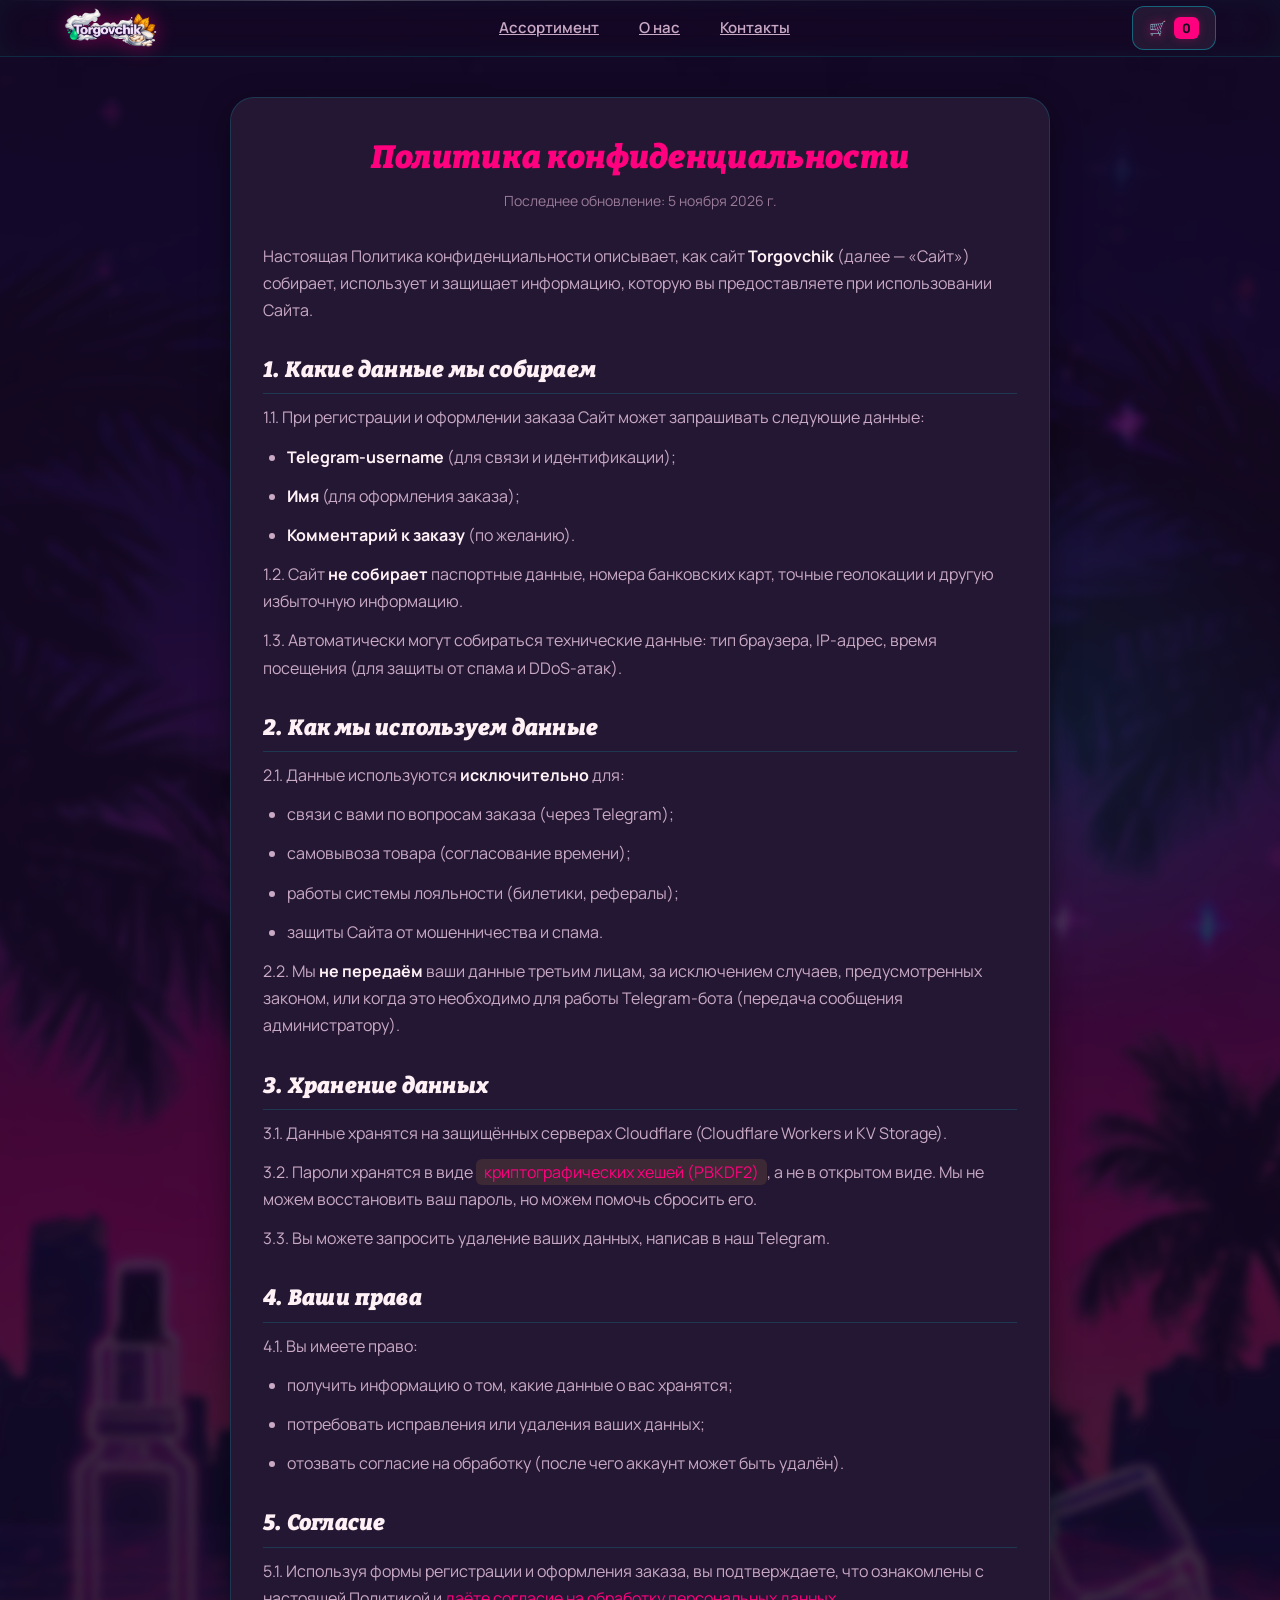
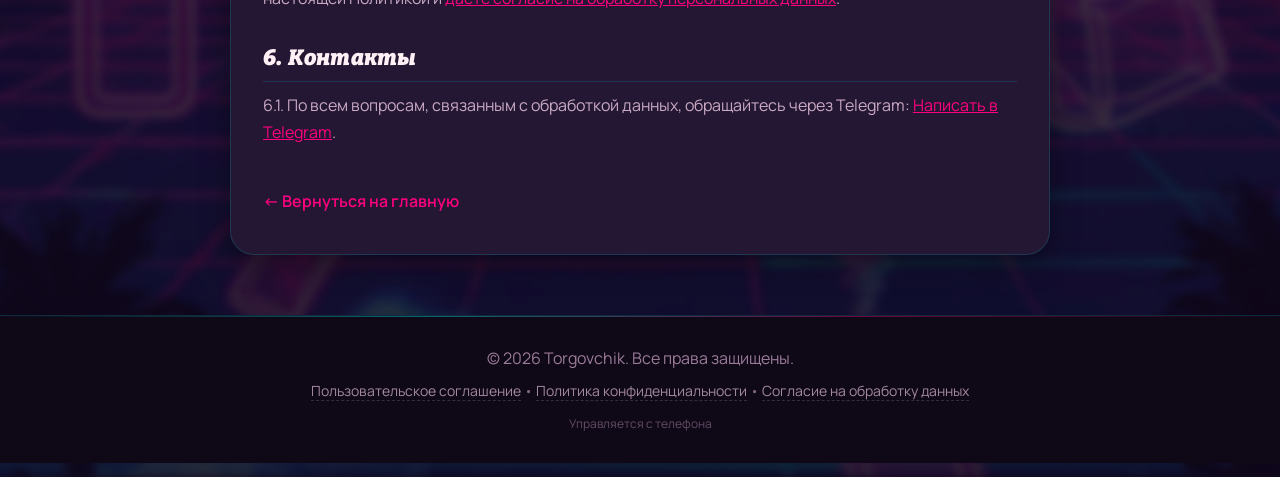
<file: privacy.html>
<!DOCTYPE html>
<html lang="ru">
<head>
    <meta charset="UTF-8" />
    <meta name="viewport" content="width=device-width, initial-scale=1.0, viewport-fit=cover" />
    <title>Политика конфиденциальности — Torgovchik</title>
    <meta name="description" content="Политика конфиденциальности и обработки персональных данных сайта Torgovchik." />
    <meta name="theme-color" content="#17191B" />
    <meta name="robots" content="index, follow" />
    <link rel="canonical" href="https://spodzh.github.io/torgovchik-shop/privacy.html" />
    <meta property="og:type" content="article" />
    <meta property="og:site_name" content="Torgovchik" />
    <meta property="og:title" content="Политика конфиденциальности — Torgovchik" />
    <meta property="og:description" content="Политика конфиденциальности и обработки персональных данных сайта Torgovchik." />
    <meta property="og:url" content="https://spodzh.github.io/torgovchik-shop/privacy.html" />
    <meta property="og:image" content="https://spodzh.github.io/torgovchik-shop/assets/logo.png" />
    <meta property="og:locale" content="ru_RU" />
    <link rel="icon" type="image/png" href="assets/favicon.png" />
    <link rel="preconnect" href="https://fonts.googleapis.com">
    <link rel="preconnect" href="https://fonts.gstatic.com" crossorigin>
    <link href="https://fonts.googleapis.com/css2?family=Bitter:wght@600;700;800&family=Manrope:wght@400;500;600;700&display=swap" rel="stylesheet">
    <link rel="stylesheet" href="css/base.css" />
    <link rel="stylesheet" href="css/header.css" />
    <link rel="stylesheet" href="css/responsive.css" />
    <style>
        .terms-content {
            max-width: 820px;
            margin: 40px auto 60px;
            padding: 40px 32px;
            background: var(--bg-card);
            border: 1px solid var(--border-soft);
            border-radius: 24px;
            box-shadow: var(--shadow-card);
        }
        .terms-content h1 {
            font-family: 'Bitter', serif;
            font-size: 32px;
            color: var(--accent);
            margin-bottom: 12px;
            text-align: center;
            line-height: 1.2;
        }
        .terms-content .date {
            text-align: center;
            color: var(--text-muted);
            font-size: 14px;
            margin-bottom: 30px;
        }
        .terms-content h2 {
            font-family: 'Bitter', serif;
            font-size: 22px;
            color: var(--text-primary);
            margin-top: 28px;
            margin-bottom: 10px;
            border-bottom: 1px solid var(--border-soft);
            padding-bottom: 6px;
        }
        .terms-content p, .terms-content li {
            color: var(--text-secondary);
            font-size: 16px;
            line-height: 1.7;
            margin-bottom: 12px;
        }
        .terms-content ul { padding-left: 24px; }
        .terms-content ul li { list-style: disc; }
        .terms-content strong { color: var(--text-primary); }
        .terms-content .highlight {
            background: rgba(197, 138, 69, 0.15);
            padding: 2px 8px;
            border-radius: 6px;
            color: var(--accent);
        }
        .terms-content .back-link {
            display: inline-block;
            margin-top: 30px;
            color: var(--accent);
            text-decoration: none;
            font-weight: 600;
            transition: color 0.2s;
        }
        .terms-content .back-link:hover { color: var(--accent-hover); }
        @media (max-width: 600px) {
            .terms-content { padding: 24px 16px; margin: 20px 16px 40px; }
            .terms-content h1 { font-size: 24px; }
            .terms-content h2 { font-size: 19px; }
            .terms-content p, .terms-content li { font-size: 15px; }
        }
    </style>
</head>
<body>

    <header class="header">
        <div class="container header__inner">
            <a href="index.html" class="logo" aria-label="Torgovchik — на главную">
                <img src="assets/logo.png" alt="Torgovchik" class="logo__image">
            </a>
            <nav class="nav nav--desktop" aria-label="Навигация">
                <a href="index.html#catalog" class="category-btn">Ассортимент</a>
                <a href="index.html#about" class="category-btn">О нас</a>
                <a href="index.html#contacts" class="category-btn">Контакты</a>
            </nav>
            <a href="index.html" class="cart-btn" style="text-decoration:none;" aria-label="На главную">
                <span class="cart-icon" aria-hidden="true">🛒</span>
                <span class="cart-badge">0</span>
            </a>
        </div>
    </header>

    <main>
        <section class="terms-content container">
            <h1>Политика конфиденциальности</h1>
            <p class="date">Последнее обновление: 5 ноября 2026 г.</p>

            <p>Настоящая Политика конфиденциальности описывает, как сайт <strong>Torgovchik</strong> (далее — «Сайт») собирает, использует и защищает информацию, которую вы предоставляете при использовании Сайта.</p>

            <h2>1. Какие данные мы собираем</h2>
            <p>1.1. При регистрации и оформлении заказа Сайт может запрашивать следующие данные:</p>
            <ul>
                <li><strong>Telegram-username</strong> (для связи и идентификации);</li>
                <li><strong>Имя</strong> (для оформления заказа);</li>
                <li><strong>Комментарий к заказу</strong> (по желанию).</li>
            </ul>
            <p>1.2. Сайт <strong>не собирает</strong> паспортные данные, номера банковских карт, точные геолокации и другую избыточную информацию.</p>
            <p>1.3. Автоматически могут собираться технические данные: тип браузера, IP-адрес, время посещения (для защиты от спама и DDoS-атак).</p>

            <h2>2. Как мы используем данные</h2>
            <p>2.1. Данные используются <strong>исключительно</strong> для:</p>
            <ul>
                <li>связи с вами по вопросам заказа (через Telegram);</li>
                <li>самовывоза товара (согласование времени);</li>
                <li>работы системы лояльности (билетики, рефералы);</li>
                <li>защиты Сайта от мошенничества и спама.</li>
            </ul>
            <p>2.2. Мы <strong>не передаём</strong> ваши данные третьим лицам, за исключением случаев, предусмотренных законом, или когда это необходимо для работы Telegram-бота (передача сообщения администратору).</p>

            <h2>3. Хранение данных</h2>
            <p>3.1. Данные хранятся на защищённых серверах Cloudflare (Cloudflare Workers и KV Storage).</p>
            <p>3.2. Пароли хранятся в виде <span class="highlight">криптографических хешей (PBKDF2)</span>, а не в открытом виде. Мы не можем восстановить ваш пароль, но можем помочь сбросить его.</p>
            <p>3.3. Вы можете запросить удаление ваших данных, написав в наш Telegram.</p>

            <h2>4. Ваши права</h2>
            <p>4.1. Вы имеете право:</p>
            <ul>
                <li>получить информацию о том, какие данные о вас хранятся;</li>
                <li>потребовать исправления или удаления ваших данных;</li>
                <li>отозвать согласие на обработку (после чего аккаунт может быть удалён).</li>
            </ul>

            <h2>5. Согласие</h2>
            <p>5.1. Используя формы регистрации и оформления заказа, вы подтверждаете, что ознакомлены с настоящей Политикой и <a href="consent.html" style="color: var(--accent);">даёте согласие на обработку персональных данных</a>.</p>

            <h2>6. Контакты</h2>
            <p>6.1. По всем вопросам, связанным с обработкой данных, обращайтесь через Telegram: <a href="https://t.me/+oB1FldrU8v02NjEx" target="_blank" style="color: var(--accent);">Написать в Telegram</a>.</p>

            <a href="index.html" class="back-link">← Вернуться на главную</a>
        </section>
    </main>

    <footer class="footer">
        <div class="container">
            <p>© 2026 Torgovchik. Все права защищены.</p>
            <p style="margin-top: 8px; font-size: 14px; opacity: 0.8;">
                <a href="terms.html">Пользовательское соглашение</a> • 
                <a href="privacy.html">Политика конфиденциальности</a> • 
                <a href="consent.html">Согласие на обработку данных</a>
            </p>
            <p style="margin-top: 12px; font-size: 12px; opacity: 0.6;">Управляется с телефона</p>
        </div>
    </footer>

</body>
</html>
</file>
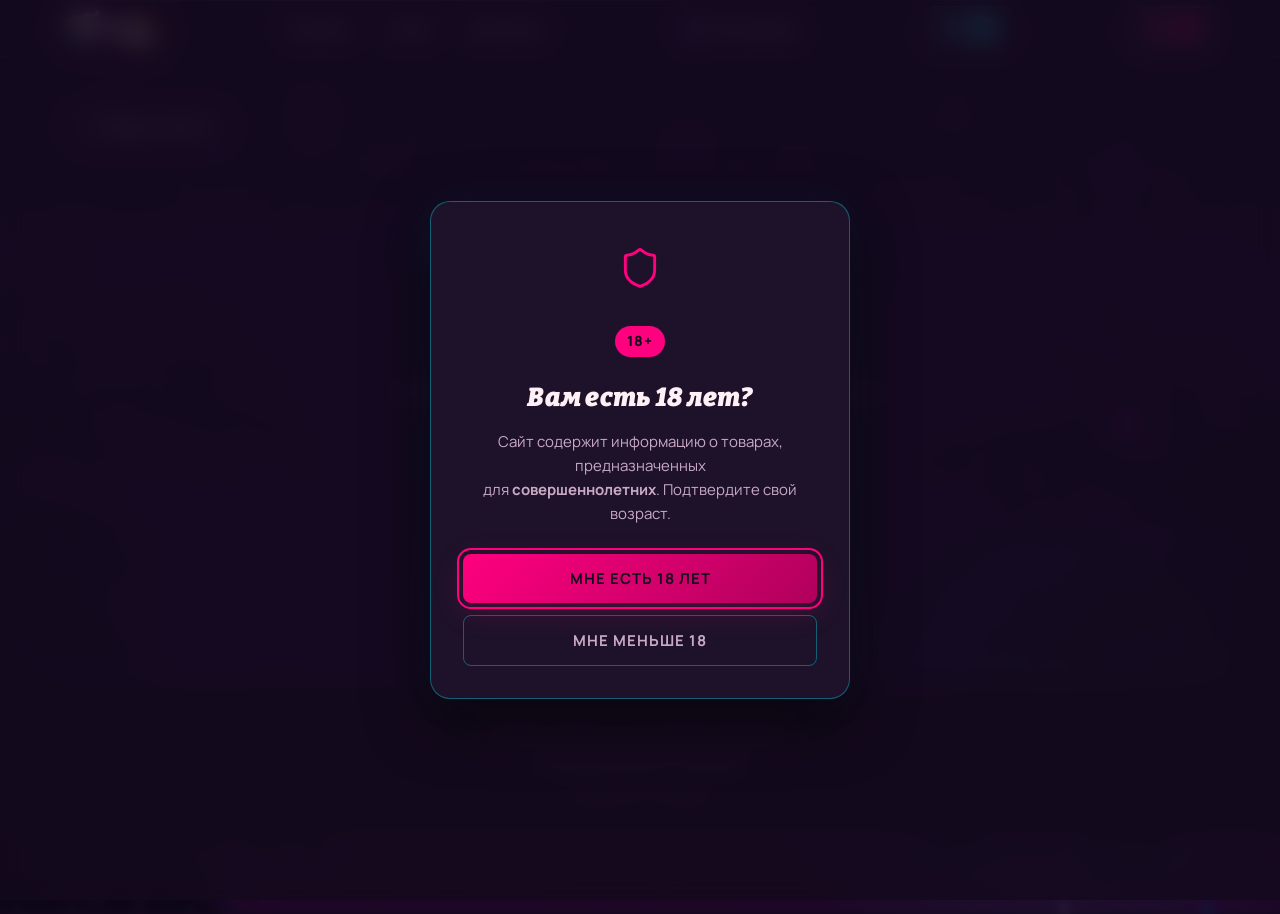
<file: product.html>
<!DOCTYPE html>
<html lang="ru">
<head>
    <meta charset="UTF-8" />
    <meta name="viewport" content="width=device-width, initial-scale=1.0, viewport-fit=cover" />

    <title>Товар — Torgovchik</title>
    <meta name="description" content="Подробная карточка товара в магазине Torgovchik." />
    <meta name="theme-color" content="#140A1E" />
    <meta name="robots" content="index, follow" />

    <link rel="icon" type="image/png" href="assets/favicon.png" />
    <link rel="apple-touch-icon" href="assets/favicon.png" />

    <meta property="og:type" content="product" />
    <meta property="og:site_name" content="Torgovchik" />
    <meta property="og:title" id="ogTitle" content="Товар — Torgovchik" />
    <meta property="og:description" id="ogDescription" content="Подробная карточка товара в магазине Torgovchik." />
    <meta property="og:image" id="ogImage" content="https://spodzh.github.io/torgovchik-shop/assets/logo.png" />
    <meta property="og:locale" content="ru_RU" />

    <link rel="preconnect" href="https://fonts.googleapis.com">
    <link rel="preconnect" href="https://fonts.gstatic.com" crossorigin>
    <link href="https://fonts.googleapis.com/css2?family=Manrope:wght@400;500;600;700&family=Montserrat:ital,wght@1,800;1,900&family=Unbounded:wght@500;600;700&family=Bitter:wght@600;700;800&display=swap" rel="stylesheet">

    <link rel="stylesheet" href="css/base.css" />
    <link rel="stylesheet" href="css/header.css" />
    <link rel="stylesheet" href="css/catalog.css" />
    <link rel="stylesheet" href="css/cart.css" />
    <link rel="stylesheet" href="css/modal.css" />
    <link rel="stylesheet" href="css/toast.css" />
    <link rel="stylesheet" href="css/extras.css" />
    <link rel="stylesheet" href="css/product.css" />
    <link rel="stylesheet" href="css/responsive.css" />

    <!-- Анти-FOUC: мгновенно определяем гостя/юзера из кэша снапшота (js/script.js) -->
    <script>
    (function () {
      try {
        var u = JSON.parse(localStorage.getItem('torgovchik_user_cache'));
        if (u && u.telegram) { document.documentElement.setAttribute('data-user-state', 'user'); return; }
      } catch (e) { /* приватный режим / битый кэш — считаем гостем */ }
      document.documentElement.setAttribute('data-user-state', 'guest');
    })();
    </script>
</head>
<body>

    <!-- 18+ ВРАТА -->
    <div class="age-gate-modal" id="ageGateModal" role="dialog" aria-modal="true" aria-labelledby="ageGateTitle">
        <div class="age-gate-modal__content">
            <div id="ageGateQuestion">
                <span class="age-gate-modal__icon" aria-hidden="true"><svg width="44" height="44" viewBox="0 0 24 24" fill="none" stroke="var(--accent)" stroke-width="1.6" stroke-linecap="round" stroke-linejoin="round"><path d="M20 13c0 5-3.5 7.5-7.66 8.95a1 1 0 0 1-.67-.01C7.5 20.5 4 18 4 13V6a1 1 0 0 1 1-1c2 0 4.5-1.2 6.24-2.72a1.17 1.17 0 0 1 1.52 0C14.51 3.81 17 5 19 5a1 1 0 0 1 1 1z"/></svg></span>
                <span class="age-gate-modal__badge">18+</span>
                <h2 class="age-gate-modal__title" id="ageGateTitle">Вам есть 18 лет?</h2>
                <p class="age-gate-modal__text">
                    Сайт содержит информацию о товарах, предназначенных<br>для <strong>совершеннолетних</strong>. Подтвердите свой возраст.
                </p>
                <div class="age-gate-modal__buttons">
                    <button class="age-gate-modal__btn age-gate-modal__btn--yes" id="ageGateYes">Мне есть 18 лет</button>
                    <button class="age-gate-modal__btn age-gate-modal__btn--no" id="ageGateNo">Мне меньше 18</button>
                </div>
            </div>
            <div class="age-gate-modal__deny" id="ageGateDeny">
                <span class="age-gate-modal__deny-icon" aria-hidden="true"><svg width="44" height="44" viewBox="0 0 24 24" fill="none" stroke="#e74c3c" stroke-width="1.6" stroke-linecap="round" stroke-linejoin="round"><circle cx="12" cy="12" r="10"/><path d="m4.9 4.9 14.2 14.2"/></svg></span>
                <div class="age-gate-modal__deny-title">Доступ запрещён</div>
                <p class="age-gate-modal__deny-text">
                    К сожалению, сайт доступен только пользователям старше 18 лет.<br>
                    Спасибо за понимание.
                </p>
            </div>
        </div>
    </div>

    <header class="header">
        <div class="container header__inner">
            <a href="index.html" class="logo" aria-label="Torgovchik — на главную">
                <img src="assets/logo.png" alt="Torgovchik" class="logo__image">
            </a>

            <nav class="nav nav--desktop" aria-label="Категории товаров">
                <a href="index.html" class="category-btn">Каталог</a>
                <a href="index.html#about" class="category-btn">О нас</a>
                <a href="index.html#contacts" class="category-btn">Контакты</a>
            </nav>

            <div class="header__user">
                <a href="index.html" class="user-btn" aria-label="На главную">
                    <svg width="18" height="18" viewBox="0 0 24 24" fill="none" stroke="currentColor" stroke-width="2" stroke-linecap="round" stroke-linejoin="round" style="flex-shrink:0;"><path d="M3 9l9-7 9 7v11a2 2 0 0 1-2 2H5a2 2 0 0 1-2-2z"/><polyline points="9 22 9 12 15 12 15 22"/></svg>
                    <span>На главную</span>
                </a>
            </div>

            <a href="index.html" class="favorites-btn" aria-label="Избранное на главной">
                <svg class="favorites-icon" width="20" height="20" viewBox="0 0 24 24" fill="none" stroke="currentColor" stroke-width="2" stroke-linecap="round" stroke-linejoin="round" style="flex-shrink:0;"><path d="M20.84 4.61a5.5 5.5 0 0 0-7.78 0L12 5.67l-1.06-1.06a5.5 5.5 0 0 0-7.78 7.78l1.06 1.06L12 21.23l7.78-7.78 1.06-1.06a5.5 5.5 0 0 0 0-7.78z"/></svg>
                <span class="favorites-badge" id="favoritesCount">0</span>
            </a>

            <a href="index.html" class="cart-btn" aria-label="Корзина на главной">
                <svg class="cart-icon" width="20" height="20" viewBox="0 0 24 24" fill="none" stroke="currentColor" stroke-width="2" stroke-linecap="round" stroke-linejoin="round" style="flex-shrink:0;"><path d="M6 2L3 6v14a2 2 0 0 0 2 2h14a2 2 0 0 0 2-2V6l-3-4z"/><line x1="3" y1="6" x2="21" y2="6"/><path d="M16 10a4 4 0 0 1-8 0"/></svg>
                <span class="cart-badge" id="cartCount">0</span>
            </a>
        </div>
    </header>

    <!-- Анти-FOUC: здесь нет кнопки профиля, просто показываем блок после проверки состояния -->
    <script>
    (function () {
      if (document.documentElement.getAttribute('data-user-state') === 'user') {
        document.documentElement.setAttribute('data-user-state', 'user-ready');
      }
    })();
    </script>

    <main>
        <section class="product-page" id="productPage">
            <div class="container">
                <div class="product-breadcrumbs">
                    <a href="index.html" class="product-breadcrumbs__link">← Назад в каталог</a>
                </div>

                <div id="productContent">
                    <div class="product-skeleton">
                        <div class="product-skeleton__image skeleton"></div>
                        <div class="product-skeleton__info">
                            <div class="skeleton skeleton-line skeleton-line--short"></div>
                            <div class="skeleton skeleton-line skeleton-line--tiny"></div>
                            <div class="skeleton skeleton-line skeleton-line--price"></div>
                            <div class="skeleton skeleton-line"></div>
                            <div class="skeleton skeleton-line"></div>
                        </div>
                    </div>
                </div>
            </div>
        </section>

        <section class="recently-viewed" id="recentlyViewedSection" style="display: none;">
            <div class="container">
                <h2 class="section-title">Недавно просмотренные</h2>
                <div class="recently-viewed__grid" id="recentlyViewedGrid"></div>
            </div>
        </section>
    </main>

    <footer class="footer">
        <div class="container">
            <p>© 2026 Torgovchik. Все права защищены.</p>
            <p style="margin-top: 8px; font-size: 14px; opacity: 0.8;">
                <a href="terms.html">Пользовательское соглашение</a>
            </p>
            <p style="margin-top: 12px; font-size: 12px; opacity: 0.6;">Управляется с телефона</p>
        </div>
    </footer>

    <button class="scroll-to-top" id="scrollToTop" aria-label="Наверх" type="button"><svg width="18" height="18" viewBox="0 0 24 24" fill="none" stroke="currentColor" stroke-width="2" stroke-linecap="round" stroke-linejoin="round" aria-hidden="true"><path d="m5 12 7-7 7 7"/><path d="M12 19V5"/></svg></button>

    <div class="toast-container" id="toastContainer" aria-live="polite" aria-atomic="false"></div>

    <script src="js/utils.js"></script>
    <script src="js/product.js"></script>
</body>
</html>
</file>
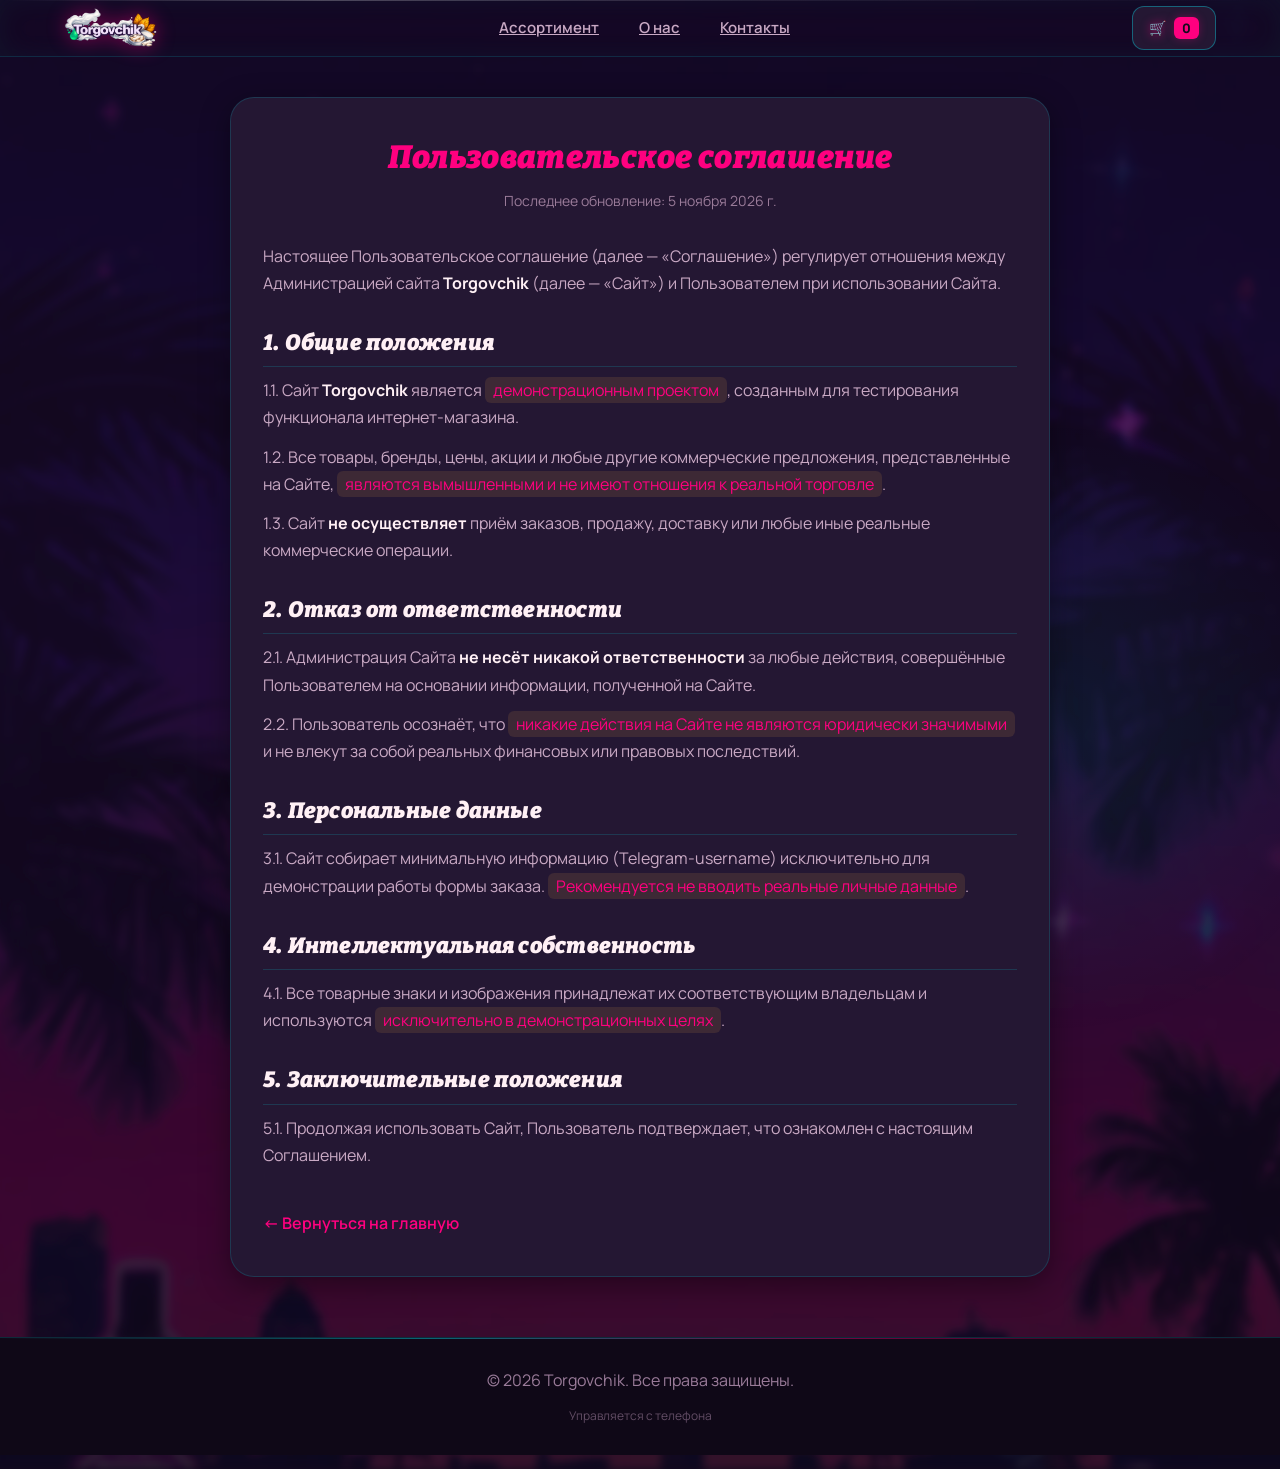
<file: terms.html>
<!DOCTYPE html>
<html lang="ru">
<head>
    <meta charset="UTF-8" />
    <meta name="viewport" content="width=device-width, initial-scale=1.0, viewport-fit=cover" />

    <title>Пользовательское соглашение — Torgovchik</title>
    <meta name="description" content="Пользовательское соглашение сайта Torgovchik — демонстрационного проекта магазина жидкостей для POD-систем." />
    <meta name="theme-color" content="#17191B" />
    <meta name="robots" content="index, follow" />

    <link rel="canonical" href="https://spodzh.github.io/torgovchik-shop/terms.html" />

    <link rel="icon" type="image/png" href="assets/favicon.png" />
    <link rel="apple-touch-icon" href="assets/favicon.png" />

    <meta property="og:type" content="article" />
    <meta property="og:site_name" content="Torgovchik" />
    <meta property="og:title" content="Пользовательское соглашение — Torgovchik" />
    <meta property="og:description" content="Пользовательское соглашение сайта Torgovchik — демонстрационного проекта магазина жидкостей для POD-систем." />
    <meta property="og:url" content="https://spodzh.github.io/torgovchik-shop/terms.html" />
    <meta property="og:image" content="https://spodzh.github.io/torgovchik-shop/assets/logo.png" />
    <meta property="og:locale" content="ru_RU" />

    <link rel="preconnect" href="https://fonts.googleapis.com">
    <link rel="preconnect" href="https://fonts.gstatic.com" crossorigin>
    <link href="https://fonts.googleapis.com/css2?family=Bitter:wght@600;700;800&family=Manrope:wght@400;500;600;700&display=swap" rel="stylesheet">

    <link rel="stylesheet" href="css/base.css" />
    <link rel="stylesheet" href="css/header.css" />
    <link rel="stylesheet" href="css/responsive.css" />

    <style>
        .terms-content {
            max-width: 820px;
            margin: 40px auto 60px;
            padding: 40px 32px;
            background: var(--bg-card);
            border: 1px solid var(--border-soft);
            border-radius: 24px;
            box-shadow: var(--shadow-card);
        }
        .terms-content h1 {
            font-family: 'Bitter', serif;
            font-size: 32px;
            color: var(--accent);
            margin-bottom: 12px;
            text-align: center;
            line-height: 1.2;
        }
        .terms-content .date {
            text-align: center;
            color: var(--text-muted);
            font-size: 14px;
            margin-bottom: 30px;
        }
        .terms-content h2 {
            font-family: 'Bitter', serif;
            font-size: 22px;
            color: var(--text-primary);
            margin-top: 28px;
            margin-bottom: 10px;
            border-bottom: 1px solid var(--border-soft);
            padding-bottom: 6px;
        }
        .terms-content p, .terms-content li {
            color: var(--text-secondary);
            font-size: 16px;
            line-height: 1.7;
            margin-bottom: 12px;
        }
        .terms-content ul { padding-left: 24px; }
        .terms-content ul li { list-style: disc; }
        .terms-content strong { color: var(--text-primary); }
        .terms-content .highlight {
            background: rgba(197, 138, 69, 0.15);
            padding: 2px 8px;
            border-radius: 6px;
            color: var(--accent);
        }
        .terms-content .back-link {
            display: inline-block;
            margin-top: 30px;
            color: var(--accent);
            text-decoration: none;
            font-weight: 600;
            transition: color 0.2s;
        }
        .terms-content .back-link:hover { color: var(--accent-hover); }
        @media (max-width: 600px) {
            .terms-content {
                padding: 24px 16px;
                margin: 20px 16px 40px;
            }
            .terms-content h1 { font-size: 24px; }
            .terms-content h2 { font-size: 19px; }
            .terms-content p, .terms-content li { font-size: 15px; }
        }
    </style>
</head>
<body>

    <header class="header">
        <div class="container header__inner">
            <a href="index.html" class="logo" aria-label="Torgovchik — на главную">
                <img src="assets/logo.png" alt="Torgovchik" class="logo__image">
            </a>
            <nav class="nav nav--desktop" aria-label="Навигация">
                <a href="index.html#catalog" class="category-btn">Ассортимент</a>
                <a href="index.html#about" class="category-btn">О нас</a>
                <a href="index.html#contacts" class="category-btn">Контакты</a>
            </nav>
            <a href="index.html" class="cart-btn" style="text-decoration:none;" aria-label="На главную">
                <span class="cart-icon" aria-hidden="true">🛒</span>
                <span class="cart-badge">0</span>
            </a>
        </div>
    </header>

    <main>
        <section class="terms-content container">
            <h1>Пользовательское соглашение</h1>
            <p class="date">Последнее обновление: 5 ноября 2026 г.</p>

            <p>Настоящее Пользовательское соглашение (далее — «Соглашение») регулирует отношения между Администрацией сайта <strong>Torgovchik</strong> (далее — «Сайт») и Пользователем при использовании Сайта.</p>

            <h2>1. Общие положения</h2>
            <p>1.1. Сайт <strong>Torgovchik</strong> является <span class="highlight">демонстрационным проектом</span>, созданным для тестирования функционала интернет-магазина.</p>
            <p>1.2. Все товары, бренды, цены, акции и любые другие коммерческие предложения, представленные на Сайте, <span class="highlight">являются вымышленными и не имеют отношения к реальной торговле</span>.</p>
            <p>1.3. Сайт <strong>не осуществляет</strong> приём заказов, продажу, доставку или любые иные реальные коммерческие операции.</p>

            <h2>2. Отказ от ответственности</h2>
            <p>2.1. Администрация Сайта <strong>не несёт никакой ответственности</strong> за любые действия, совершённые Пользователем на основании информации, полученной на Сайте.</p>
            <p>2.2. Пользователь осознаёт, что <span class="highlight">никакие действия на Сайте не являются юридически значимыми</span> и не влекут за собой реальных финансовых или правовых последствий.</p>

            <h2>3. Персональные данные</h2>
            <p>3.1. Сайт собирает минимальную информацию (Telegram-username) исключительно для демонстрации работы формы заказа. <span class="highlight">Рекомендуется не вводить реальные личные данные</span>.</p>

            <h2>4. Интеллектуальная собственность</h2>
            <p>4.1. Все товарные знаки и изображения принадлежат их соответствующим владельцам и используются <span class="highlight">исключительно в демонстрационных целях</span>.</p>

            <h2>5. Заключительные положения</h2>
            <p>5.1. Продолжая использовать Сайт, Пользователь подтверждает, что ознакомлен с настоящим Соглашением.</p>

            <a href="index.html" class="back-link">← Вернуться на главную</a>
        </section>
    </main>

    <footer class="footer">
        <div class="container">
            <p>© 2026 Torgovchik. Все права защищены.</p>
            <p style="margin-top: 12px; font-size: 12px; opacity: 0.6;">Управляется с телефона</p>
        </div>
    </footer>

</body>
</html>
</file>
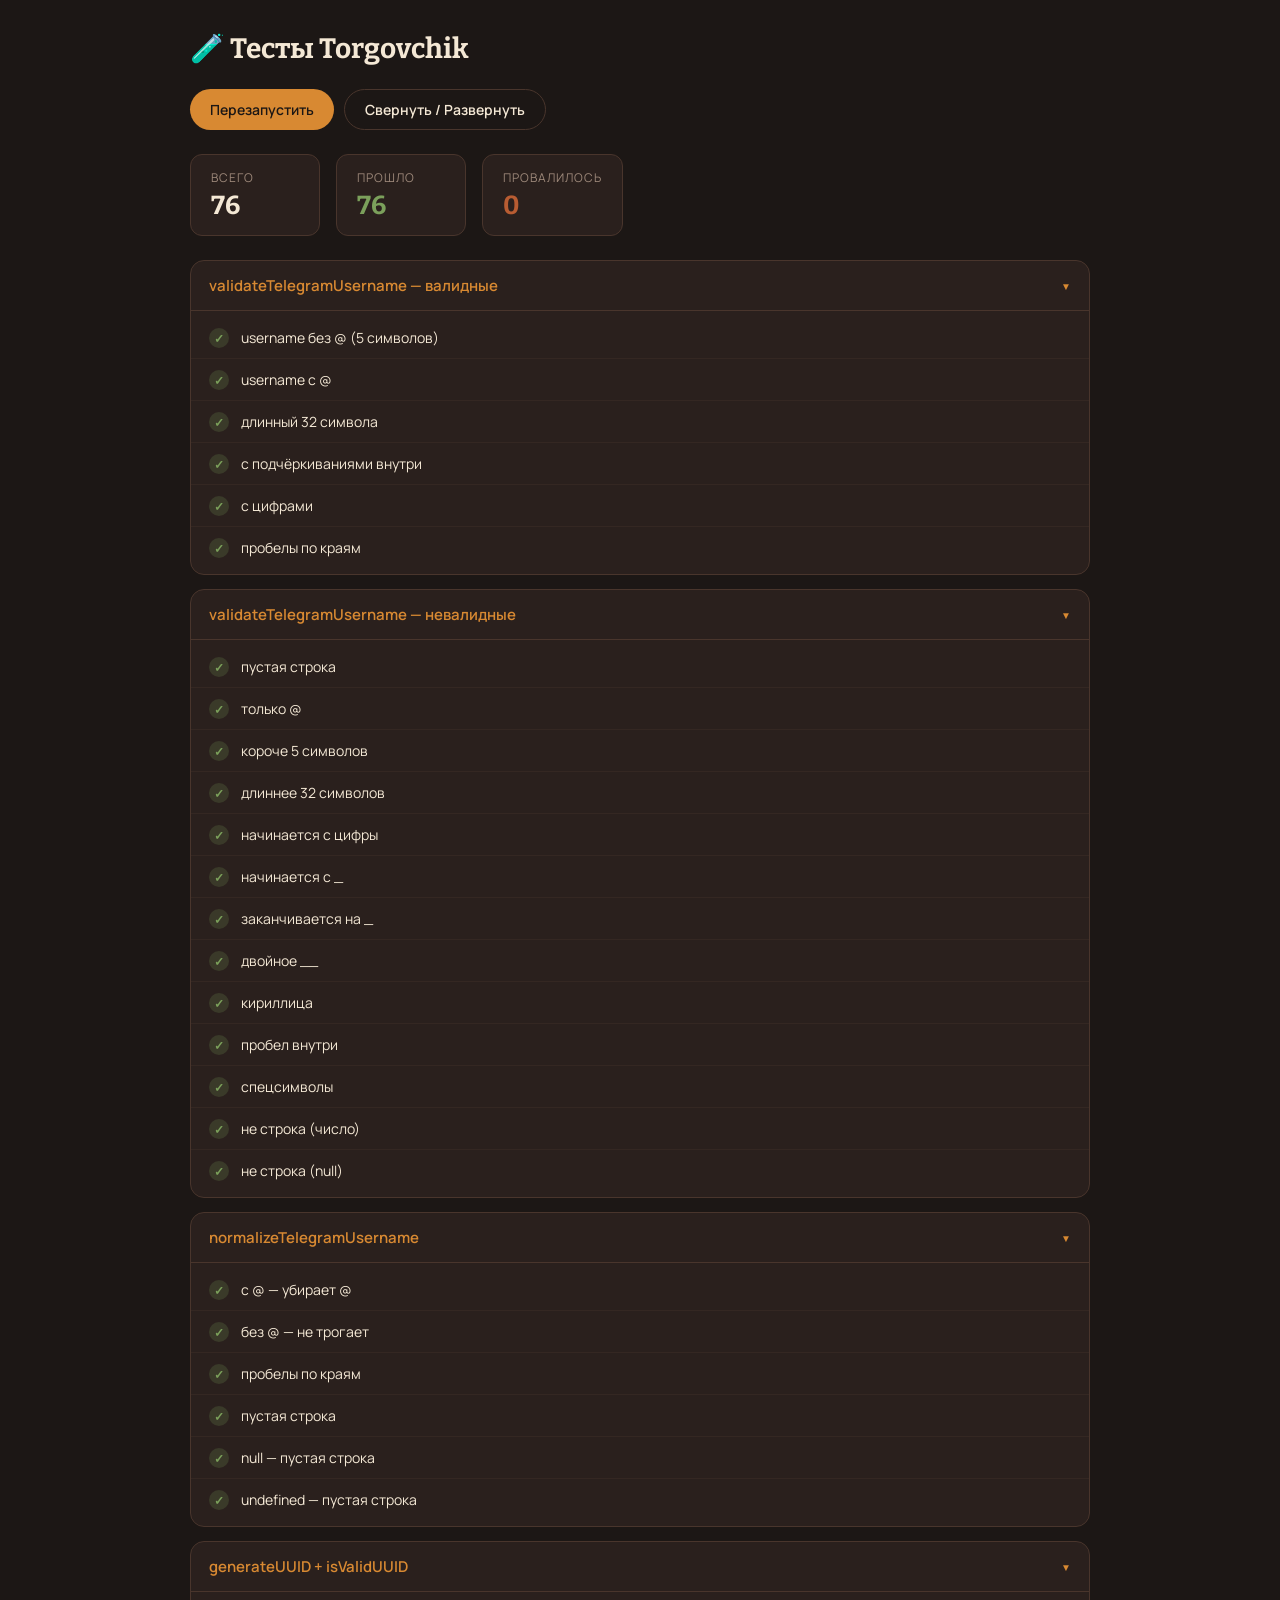
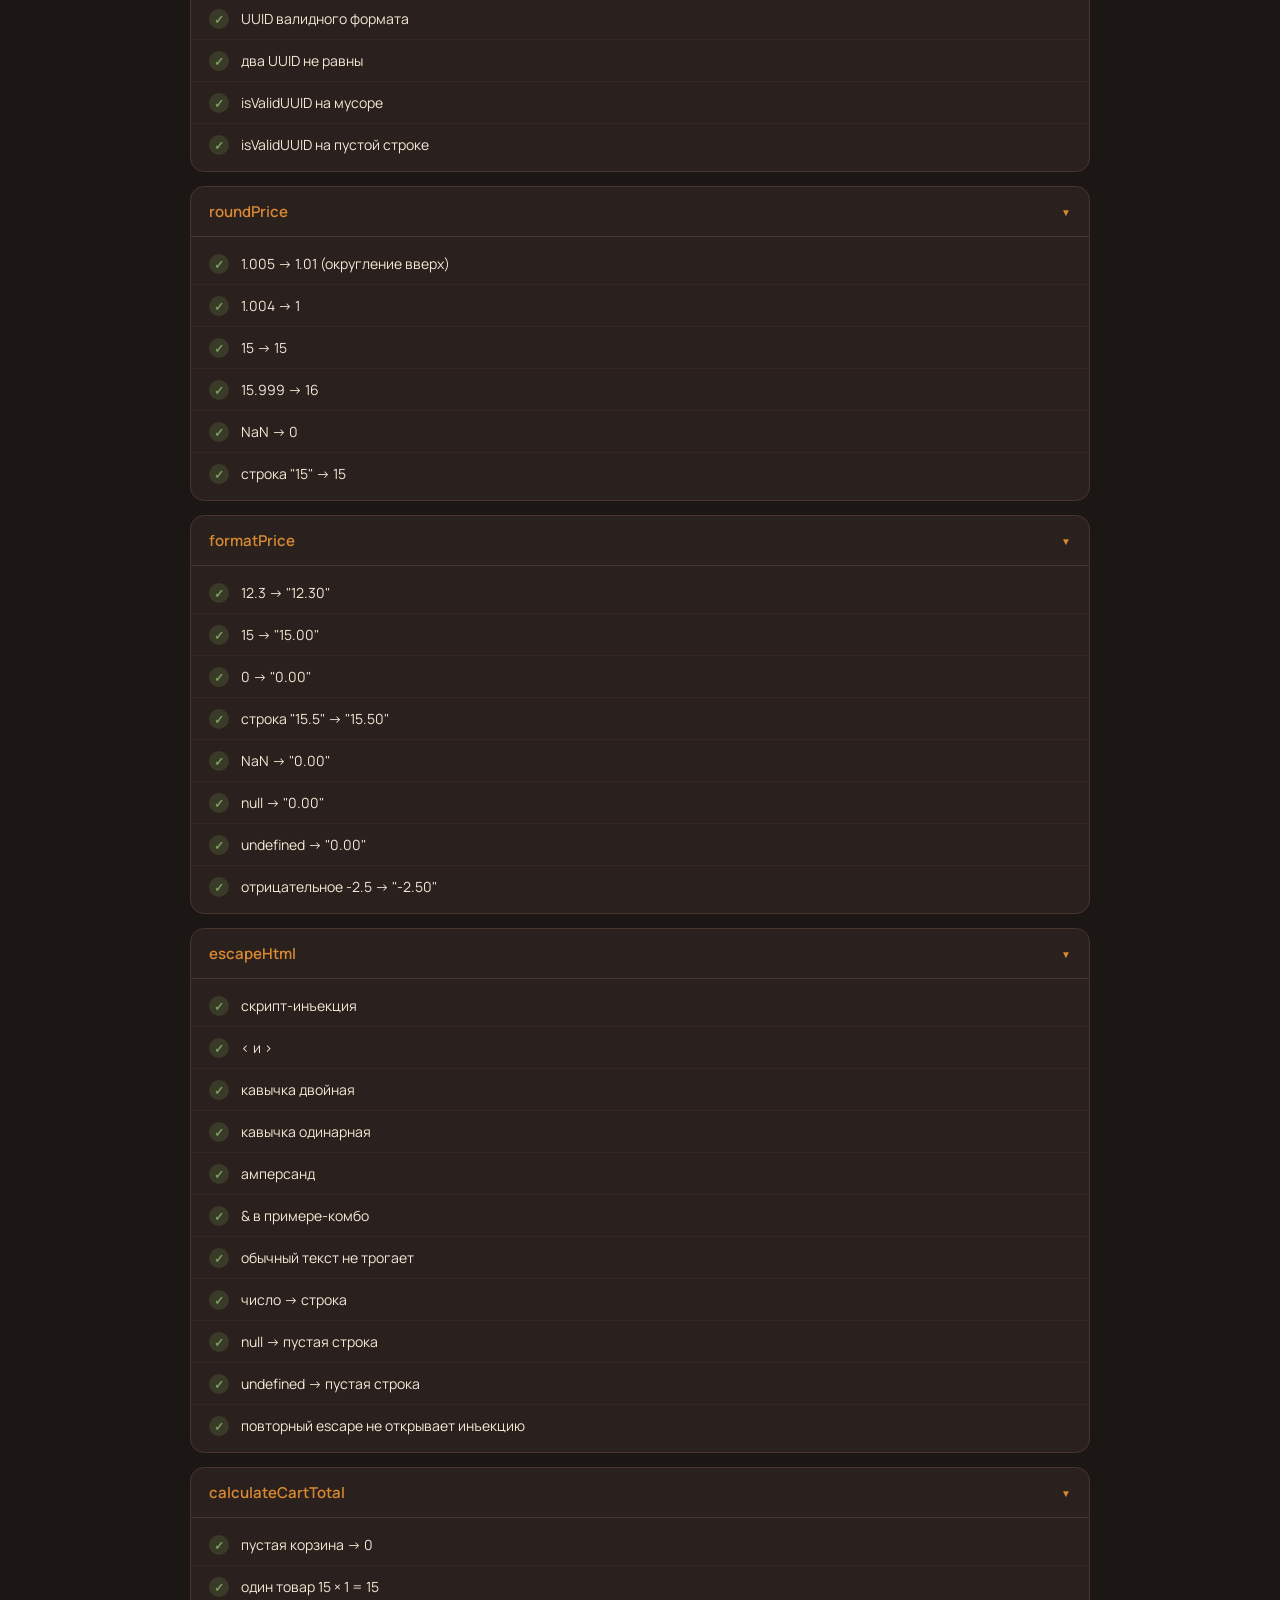
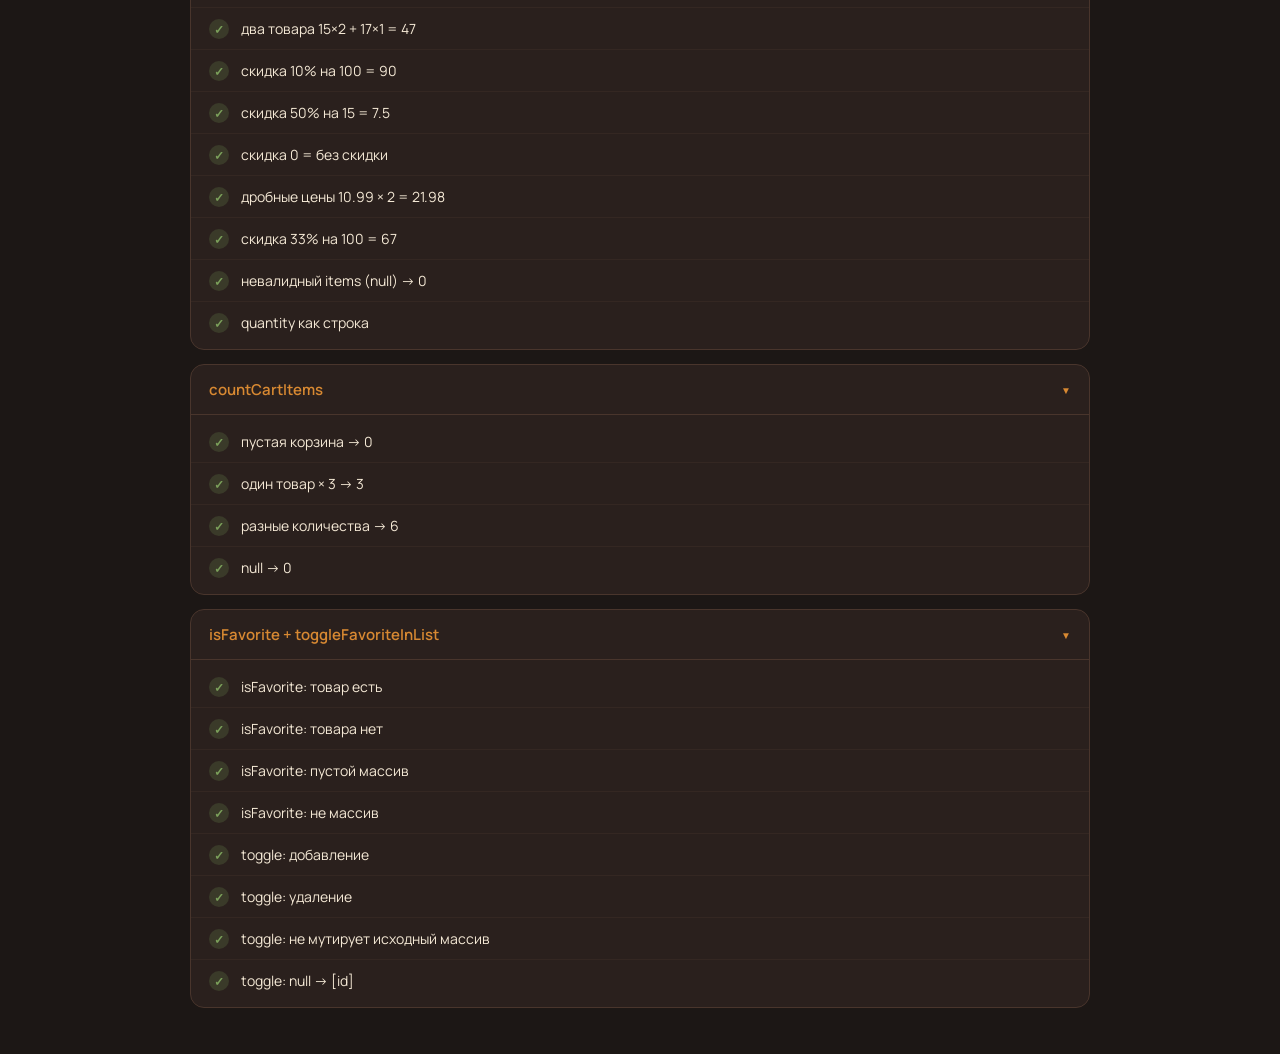
<file: tests.html>
<!DOCTYPE html>
<html lang="ru">
<head>
    <meta charset="UTF-8" />
    <meta name="viewport" content="width=device-width, initial-scale=1.0" />
    <title>Тесты — Torgovchik</title>
    <meta name="robots" content="noindex, nofollow" />
    <link rel="icon" type="image/png" href="assets/favicon.png" />
    <link rel="preconnect" href="https://fonts.googleapis.com">
    <link rel="preconnect" href="https://fonts.gstatic.com" crossorigin>
    <link href="https://fonts.googleapis.com/css2?family=Bitter:wght@600;700;800&family=Manrope:wght@400;500;600;700&display=swap" rel="stylesheet">
    <style>
        :root {
            --bg: #1C1715;
            --bg-card: #2A201D;
            --border: #49352C;
            --text: #F4E8D5;
            --muted: #9D887A;
            --accent: #D88932;
            --green: #7BA05B;
            --red: #B85C32;
        }
        * { margin: 0; padding: 0; box-sizing: border-box; }
        body {
            font-family: 'Manrope', sans-serif;
            background: var(--bg);
            color: var(--text);
            min-height: 100vh;
            padding: 32px 20px;
        }
        .wrap { max-width: 900px; margin: 0 auto; }
        h1 {
            font-family: 'Bitter', serif;
            font-size: 28px;
            margin-bottom: 24px;
            color: var(--text);
        }
        .summary {
            display: flex;
            gap: 16px;
            margin-bottom: 24px;
            flex-wrap: wrap;
        }
        .summary-card {
            background: var(--bg-card);
            border: 1px solid var(--border);
            border-radius: 12px;
            padding: 14px 20px;
            min-width: 130px;
        }
        .summary-card__label {
            font-size: 12px;
            color: var(--muted);
            text-transform: uppercase;
            letter-spacing: 1px;
            margin-bottom: 4px;
        }
        .summary-card__value {
            font-family: 'Bitter', serif;
            font-size: 26px;
            font-weight: 700;
        }
        .summary-card--ok .summary-card__value { color: var(--green); }
        .summary-card--fail .summary-card__value { color: var(--red); }
        .test-group {
            background: var(--bg-card);
            border: 1px solid var(--border);
            border-radius: 14px;
            margin-bottom: 14px;
            overflow: hidden;
        }
        .test-group__header {
            padding: 14px 18px;
            font-weight: 600;
            font-size: 15px;
            border-bottom: 1px solid var(--border);
            color: var(--accent);
            cursor: pointer;
            user-select: none;
            display: flex;
            justify-content: space-between;
            align-items: center;
        }
        .test-group__header::after {
            content: '▼';
            font-size: 10px;
            transition: transform 0.2s;
        }
        .test-group.collapsed .test-group__header::after {
            transform: rotate(-90deg);
        }
        .test-group.collapsed .test-group__body {
            display: none;
        }
        .test-group__body {
            padding: 6px 0;
        }
        .test-case {
            display: flex;
            align-items: flex-start;
            gap: 12px;
            padding: 10px 18px;
            font-size: 14px;
            border-bottom: 1px solid rgba(73, 53, 44, 0.35);
        }
        .test-case:last-child { border-bottom: none; }
        .test-case__icon {
            flex-shrink: 0;
            width: 20px;
            height: 20px;
            border-radius: 50%;
            display: flex;
            align-items: center;
            justify-content: center;
            font-size: 12px;
            font-weight: 700;
            margin-top: 1px;
        }
        .test-case--pass .test-case__icon {
            background: rgba(123, 160, 91, 0.2);
            color: var(--green);
        }
        .test-case--fail .test-case__icon {
            background: rgba(184, 92, 50, 0.25);
            color: var(--red);
        }
        .test-case__name {
            flex: 1;
            line-height: 1.5;
        }
        .test-case__detail {
            color: var(--muted);
            font-size: 12.5px;
            margin-top: 4px;
            line-height: 1.4;
            word-break: break-word;
        }
        .test-case__detail strong { color: var(--red); }
        .controls {
            display: flex;
            gap: 10px;
            margin-bottom: 24px;
        }
        .btn {
            background: var(--accent);
            color: #1C1715;
            border: none;
            padding: 10px 20px;
            border-radius: 40px;
            font-weight: 600;
            font-size: 14px;
            cursor: pointer;
            font-family: 'Manrope', sans-serif;
            transition: filter 0.2s;
        }
        .btn:hover { filter: brightness(1.1); }
        .btn--secondary {
            background: transparent;
            border: 1px solid var(--border);
            color: var(--text);
        }
    </style>
</head>
<body>
    <div class="wrap">
        <h1>🧪 Тесты Torgovchik</h1>

        <div class="controls">
            <button class="btn" onclick="runAll()">Перезапустить</button>
            <button class="btn btn--secondary" onclick="toggleAll()">Свернуть / Развернуть</button>
        </div>

        <div class="summary" id="summary">
            <div class="summary-card">
                <div class="summary-card__label">Всего</div>
                <div class="summary-card__value" id="totalCount">0</div>
            </div>
            <div class="summary-card summary-card--ok">
                <div class="summary-card__label">Прошло</div>
                <div class="summary-card__value" id="passCount">0</div>
            </div>
            <div class="summary-card summary-card--fail">
                <div class="summary-card__label">Провалилось</div>
                <div class="summary-card__value" id="failCount">0</div>
            </div>
        </div>

        <div id="results"></div>
    </div>

    <script src="js/utils.js"></script>
    <script>
        const resultsEl = document.getElementById('results');
        let totalCount = 0;
        let passCount = 0;
        let failCount = 0;

        function assert(condition, message) {
            return {
                pass: !!condition,
                message: message || ''
            };
        }

        function deepEqual(a, b) {
            return JSON.stringify(a) === JSON.stringify(b);
        }

        function runGroup(name, tests) {
            const group = document.createElement('div');
            group.className = 'test-group';

            const header = document.createElement('div');
            header.className = 'test-group__header';
            header.textContent = name;
            header.addEventListener('click', () => {
                group.classList.toggle('collapsed');
            });
            group.appendChild(header);

            const body = document.createElement('div');
            body.className = 'test-group__body';

            tests.forEach(t => {
                const result = t.fn();
                totalCount++;
                if (result.pass) passCount++;
                else failCount++;

                const item = document.createElement('div');
                item.className = 'test-case ' + (result.pass ? 'test-case--pass' : 'test-case--fail');

                const icon = document.createElement('div');
                icon.className = 'test-case__icon';
                icon.textContent = result.pass ? '✓' : '✕';

                const nameEl = document.createElement('div');
                nameEl.className = 'test-case__name';
                nameEl.textContent = t.name;

                if (!result.pass && result.message) {
                    const detail = document.createElement('div');
                    detail.className = 'test-case__detail';
                    detail.innerHTML = '<strong>Ожидалось:</strong> ' + result.message;
                    nameEl.appendChild(detail);
                }

                item.appendChild(icon);
                item.appendChild(nameEl);
                body.appendChild(item);
            });

            group.appendChild(body);
            resultsEl.appendChild(group);
        }

        function runAll() {
            resultsEl.innerHTML = '';
            totalCount = 0;
            passCount = 0;
            failCount = 0;

            const U = window.Utils;

            // =========================================
            // validateTelegramUsername
            // =========================================
            runGroup('validateTelegramUsername — валидные', [
                { name: 'username без @ (5 символов)', fn: () => assert(U.validateTelegramUsername('abcde') === null, 'null') },
                { name: 'username с @', fn: () => assert(U.validateTelegramUsername('@abcde') === null, 'null') },
                { name: 'длинный 32 символа', fn: () => assert(U.validateTelegramUsername('a'.repeat(32)) === null, 'null') },
                { name: 'с подчёркиваниями внутри', fn: () => assert(U.validateTelegramUsername('user_name') === null, 'null') },
                { name: 'с цифрами', fn: () => assert(U.validateTelegramUsername('user123') === null, 'null') },
                { name: 'пробелы по краям', fn: () => assert(U.validateTelegramUsername('  abcde  ') === null, 'null') },
            ]);

            runGroup('validateTelegramUsername — невалидные', [
                { name: 'пустая строка', fn: () => assert(U.validateTelegramUsername('') !== null, 'ошибка') },
                { name: 'только @', fn: () => assert(U.validateTelegramUsername('@') !== null, 'ошибка') },
                { name: 'короче 5 символов', fn: () => assert(U.validateTelegramUsername('abc') !== null, 'ошибка') },
                { name: 'длиннее 32 символов', fn: () => assert(U.validateTelegramUsername('a'.repeat(33)) !== null, 'ошибка') },
                { name: 'начинается с цифры', fn: () => assert(U.validateTelegramUsername('1abcde') !== null, 'ошибка') },
                { name: 'начинается с _', fn: () => assert(U.validateTelegramUsername('_abcde') !== null, 'ошибка') },
                { name: 'заканчивается на _', fn: () => assert(U.validateTelegramUsername('abcde_') !== null, 'ошибка') },
                { name: 'двойное __', fn: () => assert(U.validateTelegramUsername('ab__cd') !== null, 'ошибка') },
                { name: 'кириллица', fn: () => assert(U.validateTelegramUsername('юзер') !== null, 'ошибка') },
                { name: 'пробел внутри', fn: () => assert(U.validateTelegramUsername('ab cde') !== null, 'ошибка') },
                { name: 'спецсимволы', fn: () => assert(U.validateTelegramUsername('ab-cde') !== null, 'ошибка') },
                { name: 'не строка (число)', fn: () => assert(U.validateTelegramUsername(12345) !== null, 'ошибка') },
                { name: 'не строка (null)', fn: () => assert(U.validateTelegramUsername(null) !== null, 'ошибка') },
            ]);

            // =========================================
            // normalizeTelegramUsername
            // =========================================
            runGroup('normalizeTelegramUsername', [
                { name: 'с @ — убирает @', fn: () => assert(U.normalizeTelegramUsername('@abcde') === 'abcde', 'abcde') },
                { name: 'без @ — не трогает', fn: () => assert(U.normalizeTelegramUsername('abcde') === 'abcde', 'abcde') },
                { name: 'пробелы по краям', fn: () => assert(U.normalizeTelegramUsername('  @abcde  ') === 'abcde', 'abcde') },
                { name: 'пустая строка', fn: () => assert(U.normalizeTelegramUsername('') === '', 'пустая') },
                { name: 'null — пустая строка', fn: () => assert(U.normalizeTelegramUsername(null) === '', 'пустая') },
                { name: 'undefined — пустая строка', fn: () => assert(U.normalizeTelegramUsername(undefined) === '', 'пустая') },
            ]);

            // =========================================
            // generateUUID / isValidUUID
            // =========================================
            runGroup('generateUUID + isValidUUID', [
                { name: 'UUID валидного формата', fn: () => assert(U.isValidUUID(U.generateUUID()), 'true') },
                { name: 'два UUID не равны', fn: () => assert(U.generateUUID() !== U.generateUUID(), 'разные') },
                { name: 'isValidUUID на мусоре', fn: () => assert(U.isValidUUID('not-a-uuid') === false, 'false') },
                { name: 'isValidUUID на пустой строке', fn: () => assert(U.isValidUUID('') === false, 'false') },
            ]);

            // =========================================
            // roundPrice
            // =========================================
            runGroup('roundPrice', [
                { name: '1.005 → 1.01 (округление вверх)', fn: () => assert(U.roundPrice(1.005) === 1.01, '1.01') },
                { name: '1.004 → 1', fn: () => assert(U.roundPrice(1.004) === 1, '1') },
                { name: '15 → 15', fn: () => assert(U.roundPrice(15) === 15, '15') },
                { name: '15.999 → 16', fn: () => assert(U.roundPrice(15.999) === 16, '16') },
                { name: 'NaN → 0', fn: () => assert(U.roundPrice(NaN) === 0, '0') },
                { name: 'строка "15" → 15', fn: () => assert(U.roundPrice('15') === 15, '15') },
            ]);

            // =========================================
            // formatPrice
            // =========================================
            runGroup('formatPrice', [
                { name: '12.3 → "12.30"', fn: () => assert(U.formatPrice(12.3) === '12.30', '"12.30"') },
                { name: '15 → "15.00"', fn: () => assert(U.formatPrice(15) === '15.00', '"15.00"') },
                { name: '0 → "0.00"', fn: () => assert(U.formatPrice(0) === '0.00', '"0.00"') },
                { name: 'строка "15.5" → "15.50"', fn: () => assert(U.formatPrice('15.5') === '15.50', '"15.50"') },
                { name: 'NaN → "0.00"', fn: () => assert(U.formatPrice(NaN) === '0.00', '"0.00"') },
                { name: 'null → "0.00"', fn: () => assert(U.formatPrice(null) === '0.00', '"0.00"') },
                { name: 'undefined → "0.00"', fn: () => assert(U.formatPrice(undefined) === '0.00', '"0.00"') },
                { name: 'отрицательное -2.5 → "-2.50"', fn: () => assert(U.formatPrice(-2.5) === '-2.50', '"-2.50"') },
            ]);

            // =========================================
            // escapeHtml
            // =========================================
            runGroup('escapeHtml', [
                { name: 'скрипт-инъекция', fn: () => assert(U.escapeHtml('<script>alert(1)<\/script>') === '&lt;script&gt;alert(1)&lt;/script&gt;', 'экранировано') },
                { name: '< и >', fn: () => assert(U.escapeHtml('<b>') === '&lt;b&gt;', '&lt;b&gt;') },
                { name: 'кавычка двойная', fn: () => assert(U.escapeHtml('a"b') === 'a&quot;b', 'a&quot;b') },
                { name: 'кавычка одинарная', fn: () => assert(U.escapeHtml("a'b") === 'a&#39;b', 'a&#39;b') },
                { name: 'амперсанд', fn: () => assert(U.escapeHtml('a&b') === 'a&amp;b', 'a&amp;b') },
                { name: '& в примере-комбо', fn: () => assert(U.escapeHtml('<img src=x onerror=&"\'') === '&lt;img src=x onerror=&amp;&quot;&#39;', 'экранировано') },
                { name: 'обычный текст не трогает', fn: () => assert(U.escapeHtml('Холодная жидкость 30ml') === 'Холодная жидкость 30ml', 'без изменений') },
                { name: 'число → строка', fn: () => assert(U.escapeHtml(15) === '15', '"15"') },
                { name: 'null → пустая строка', fn: () => assert(U.escapeHtml(null) === '', 'пустая') },
                { name: 'undefined → пустая строка', fn: () => assert(U.escapeHtml(undefined) === '', 'пустая') },
                { name: 'повторный escape не открывает инъекцию', fn: () => assert(U.escapeHtml(U.escapeHtml('5 < 6')) === '5 &amp;lt; 6', '"5 &amp;lt; 6"') },
            ]);

            // =========================================
            // calculateCartTotal
            // =========================================
            runGroup('calculateCartTotal', [
                {
                    name: 'пустая корзина → 0',
                    fn: () => assert(U.calculateCartTotal([], 0) === 0, '0')
                },
                {
                    name: 'один товар 15 × 1 = 15',
                    fn: () => assert(U.calculateCartTotal([{ price: 15, quantity: 1 }], 0) === 15, '15')
                },
                {
                    name: 'два товара 15×2 + 17×1 = 47',
                    fn: () => assert(U.calculateCartTotal([{ price: 15, quantity: 2 }, { price: 17, quantity: 1 }], 0) === 47, '47')
                },
                {
                    name: 'скидка 10% на 100 = 90',
                    fn: () => assert(U.calculateCartTotal([{ price: 50, quantity: 2 }], 10) === 90, '90')
                },
                {
                    name: 'скидка 50% на 15 = 7.5',
                    fn: () => assert(U.calculateCartTotal([{ price: 15, quantity: 1 }], 50) === 7.5, '7.5')
                },
                {
                    name: 'скидка 0 = без скидки',
                    fn: () => assert(U.calculateCartTotal([{ price: 15, quantity: 1 }], 0) === 15, '15')
                },
                {
                    name: 'дробные цены 10.99 × 2 = 21.98',
                    fn: () => assert(U.calculateCartTotal([{ price: 10.99, quantity: 2 }], 0) === 21.98, '21.98')
                },
                {
                    name: 'скидка 33% на 100 = 67',
                    fn: () => assert(U.calculateCartTotal([{ price: 100, quantity: 1 }], 33) === 67, '67')
                },
                {
                    name: 'невалидный items (null) → 0',
                    fn: () => assert(U.calculateCartTotal(null, 10) === 0, '0')
                },
                {
                    name: 'quantity как строка',
                    fn: () => assert(U.calculateCartTotal([{ price: 15, quantity: '2' }], 0) === 30, '30')
                },
            ]);

            // =========================================
            // countCartItems
            // =========================================
            runGroup('countCartItems', [
                { name: 'пустая корзина → 0', fn: () => assert(U.countCartItems([]) === 0, '0') },
                { name: 'один товар × 3 → 3', fn: () => assert(U.countCartItems([{ quantity: 3 }]) === 3, '3') },
                { name: 'разные количества → 6', fn: () => assert(U.countCartItems([{ quantity: 2 }, { quantity: 4 }]) === 6, '6') },
                { name: 'null → 0', fn: () => assert(U.countCartItems(null) === 0, '0') },
            ]);

            // =========================================
            // isFavorite / toggleFavoriteInList
            // =========================================
            runGroup('isFavorite + toggleFavoriteInList', [
                {
                    name: 'isFavorite: товар есть',
                    fn: () => assert(U.isFavorite([1, 2, 3], 2) === true, 'true')
                },
                {
                    name: 'isFavorite: товара нет',
                    fn: () => assert(U.isFavorite([1, 2, 3], 5) === false, 'false')
                },
                {
                    name: 'isFavorite: пустой массив',
                    fn: () => assert(U.isFavorite([], 1) === false, 'false')
                },
                {
                    name: 'isFavorite: не массив',
                    fn: () => assert(U.isFavorite(null, 1) === false, 'false')
                },
                {
                    name: 'toggle: добавление',
                    fn: () => {
                        const res = U.toggleFavoriteInList([], 5);
                        return assert(deepEqual(res.list, [5]) && res.added === true, '[5] + added');
                    }
                },
                {
                    name: 'toggle: удаление',
                    fn: () => {
                        const res = U.toggleFavoriteInList([1, 5, 10], 5);
                        return assert(deepEqual(res.list, [1, 10]) && res.added === false, '[1,10] + not added');
                    }
                },
                {
                    name: 'toggle: не мутирует исходный массив',
                    fn: () => {
                        const orig = [1, 2];
                        U.toggleFavoriteInList(orig, 3);
                        return assert(deepEqual(orig, [1, 2]), '[1,2] без изменений');
                    }
                },
                {
                    name: 'toggle: null → [id]',
                    fn: () => {
                        const res = U.toggleFavoriteInList(null, 7);
                        return assert(deepEqual(res.list, [7]) && res.added === true, '[7] + added');
                    }
                },
            ]);

            document.getElementById('totalCount').textContent = totalCount;
            document.getElementById('passCount').textContent = passCount;
            document.getElementById('failCount').textContent = failCount;
        }

        function toggleAll() {
            document.querySelectorAll('.test-group').forEach(g => g.classList.toggle('collapsed'));
        }

        runAll();
    </script>
</body>
</html>
</file>
<file: css/base.css>
/* =============================================
   ===== БАЗА / GTA 6 EDITION / VICE CITY =====
   ============================================= */
* {
    margin: 0;
    padding: 0;
    box-sizing: border-box;
    -webkit-tap-highlight-color: transparent;
    /* Глобальная плавность: этот дефолт имеет нулевую специфичность,
       поэтому собственные transition компонентов его спокойно перекрывают */
    transition:
        background 0.35s var(--ease-smooth),
        background-color 0.35s var(--ease-smooth),
        color 0.35s var(--ease-smooth),
        border-color 0.35s var(--ease-smooth),
        box-shadow 0.35s var(--ease-smooth),
        transform 0.35s var(--ease-smooth),
        opacity 0.35s var(--ease-smooth),
        filter 0.35s var(--ease-smooth);
}

:root {
    /* Фоны: глубокий фиолетово-чёрный Vice City */
    --bg-main: #140A1E;
    --bg-section: #1D1229;
    --bg-card: #241733;
    --bg-card-hover: #2E1E40;
    --bg-modal: #1D1229;
    --bg-footer: #0F0817;

    /* Границы */
    --border-soft: rgba(0, 240, 255, 0.15);
    --border-medium: rgba(0, 240, 255, 0.35);
    --border-orange: rgba(255, 0, 127, 0.3);
    --border-modal: rgba(0, 240, 255, 0.25);

    /* Текст */
    --text-primary: #FFF0F5;
    --text-secondary: #C9A9C4;
    --text-muted: #9A7B99;
    --text-footer: #9A7B99;

    /* Акценты: неон Vice City */
    --accent: #FF007F;
    --accent-hover: #FF4DA6;
    --accent-deep: #B0005C;
    --cold-blue: #00F0FF;
    --price: #FF4DA6;

    /* Градиенты */
    --grad-accent: linear-gradient(135deg, #FF007F, #B0005C);
    --grad-cold: linear-gradient(135deg, #00F0FF, #0090B8);
    --grad-header: rgba(20, 10, 30, 0.68);
    --grad-card-hover: linear-gradient(180deg, rgba(46, 30, 64, 0) 0%, rgba(255, 0, 127, 0.05) 100%);
    --grad-ivory: linear-gradient(135deg, #FFF0F5 0%, #FFD6E8 100%);

    /* Типографика: Montserrat Black — постеры GTA, Manrope — текст */
    --font-display: 'Unbounded', 'Manrope', sans-serif;
    --font-gta: 'Montserrat', 'Manrope', sans-serif;

    /* Тени */
    --shadow-card: 0 8px 30px rgba(0, 0, 0, 0.4);
    --shadow-card-hover: 0 12px 40px rgba(0, 0, 0, 0.6), 0 0 20px rgba(255, 0, 127, 0.1);
    --shadow-warm: 0 8px 30px rgba(255, 0, 127, 0.2);
    --shadow-warm-hover: 0 12px 40px rgba(255, 0, 127, 0.35);
    --shadow-cold: 0 8px 30px rgba(0, 240, 255, 0.15);

    /* Z-index слои */
    --z-mobile-menu: 90;
    --z-header: 100;
    --z-burger: 110;
    --z-overlay: 150;
    --z-cart: 200;
    --z-modal: 250;
    --z-toast: 300;
    --z-scroll-top: 900;
    --z-tooltip: 1000;

    --header-height: 64px;

    /* Движение (Glass Noir) */
    --ease-smooth: cubic-bezier(0.22, 1, 0.36, 1);
}

html {
    scroll-behavior: smooth;
    scroll-padding-top: calc(var(--header-height) + 16px);
    -webkit-text-size-adjust: 100%;
}

body {
    font-family: 'Manrope', sans-serif;
    background-color: var(--bg-main);
    color: var(--text-primary);
    line-height: 1.6;
    -webkit-font-smoothing: antialiased;
    min-height: 100vh;
    overflow-x: hidden;
    /* Позиционирующий контейнер для фонового слоя body::before */
    position: relative;
    /* Сама картинка фона вынесена в body::before и размыта —
       см. блок «РАЗМЫТЫЙ ФОН» ниже. Здесь только цвет-фолбэк. */
}

/* ===== РАЗМЫТЫЙ ФОН (GTA 6 EDITION) =====
   Фоновая картинка живёт в отдельном псевдоэлементе и размывается
   filter: blur() — так в глубину уходит ТОЛЬКО фон, а контент
   (текст, карточки) остаётся идеально резким.
   Слои (сверху вниз): фиолетовый оверлей для читаемости → длинная
   картинка gta-long-bg.jpg → неоновые пятна-фолбэк.
   ВАЖНО: слой absolute, картинка ПРОКРУЧИВАЕТСЯ вместе с сайтом,
   никакого position: fixed. inset отрицательный — прячет мутные
   края блюра. Слой ниже контента (z-index: -2), ауры выше (z-index: -1). */
body::before {
    content: '';
    position: absolute;
    inset: -14px;
    z-index: -2;
    pointer-events: none;
    background-image:
        linear-gradient(
            180deg,
            rgba(20, 10, 30, 0.84) 0%,
            rgba(24, 12, 36, 0.76) 40%,
            rgba(14, 7, 22, 0.86) 100%
        ),
        url('../assets/gta-long-bg.jpg'),
        radial-gradient(circle at 15% 50%, rgba(0, 240, 255, 0.04) 0%, transparent 50%),
        radial-gradient(circle at 85% 30%, rgba(255, 0, 127, 0.04) 0%, transparent 50%);
    background-repeat: no-repeat;
    background-position: top center;
    /* Оверлей тянется на весь документ, картинка — cover относительно
       scrollable-области (вся высота сайта, без искажений и повторов) */
    background-size: auto, cover, auto, auto;
    /* Лёгкая дымка Vice City: фон уходит на второй план */
    filter: blur(4px) saturate(1.15);
}

/* Слой: неоновая аура (Glass Noir).
   Анимируется только transform — не вызывает repaint, мягкость
   даёт градиент вместо дорогого filter: blur на большой области */
body::after {
    content: '';
    position: fixed;
    border-radius: 50%;
    pointer-events: none;
    z-index: -1;
    will-change: transform;
    bottom: -20%;
    right: -10%;
    width: 55vmax;
    height: 55vmax;
    background: radial-gradient(circle at center, rgba(0, 240, 255, 0.07) 0%, transparent 62%);
    animation: aura-drift-cold 36s ease-in-out infinite alternate;
}

@keyframes aura-drift-cold {
    from { transform: translate3d(0, 0, 0) scale(1.12); }
    to   { transform: translate3d(-9vw, -7vh, 0) scale(1); }
}

:focus-visible {
    outline: 2px solid var(--accent);
    outline-offset: 4px;
    border-radius: 4px;
}

button:focus:not(:focus-visible) {
    outline: none;
}

button, a, input, select, textarea {
    touch-action: manipulation;
}

input, textarea, select {
    font-size: 16px !important;
}

[id] {
    scroll-margin-top: calc(var(--header-height) + 16px);
}

.container {
    max-width: 1200px;
    margin: 0 auto;
    padding: 0 24px;
}

/* ===== КНОПКИ ===== */
.btn {
    display: inline-block;
    padding: 17px 40px;
    border-radius: 999px;
    font-weight: 600;
    font-size: 15px;
    text-decoration: none;
    border: none;
    cursor: pointer;
    transition: background 0.35s var(--ease-smooth), color 0.35s var(--ease-smooth), box-shadow 0.35s var(--ease-smooth), transform 0.35s var(--ease-smooth);
    font-family: 'Manrope', sans-serif;
    letter-spacing: 0.4px;
}

/* Первичная кнопка: слоновья кость на тёмном — люксовый контраст */
.btn-primary {
    background: var(--grad-ivory);
    color: #140A1E;
    box-shadow:
        0 1px 2px rgba(0, 0, 0, 0.5),
        0 12px 36px rgba(255, 0, 127, 0.22);
    position: relative;
    overflow: hidden;
}

.btn-secondary {
    background: rgba(255, 255, 255, 0.05);
    color: var(--text-primary);
    border: 1px solid rgba(255, 255, 255, 0.14);
    box-shadow: 0 1px 2px rgba(0, 0, 0, 0.4);
}

@media (hover: hover) and (pointer: fine) {
    .btn-primary:hover {
        transform: translateY(-2px) scale(1.02);
        box-shadow:
            0 2px 4px rgba(0, 0, 0, 0.5),
            0 18px 48px rgba(255, 0, 127, 0.35);
    }
    .btn-secondary:hover {
        background: rgba(255, 255, 255, 0.08);
        border-color: var(--accent);
        box-shadow: 0 6px 24px rgba(255, 0, 127, 0.15);
    }
}

.btn-primary .btn-arrow {
    display: inline-block;
    margin-left: 12px;
    transition: transform 0.35s var(--ease-smooth);
    font-size: 19px;
}

@media (hover: hover) and (pointer: fine) {
    .btn-primary:hover .btn-arrow { transform: translateX(4px); }
}

/* ===== ЗАГОЛОВКИ (GTA 6 EDITION: Montserrat Black Italic) ===== */
h1, h2 {
    font-family: var(--font-gta);
    font-weight: 900;
    font-style: italic;
    letter-spacing: 0.01em;
}

.section-title {
    font-family: var(--font-gta);
    font-size: clamp(24px, 3vw, 38px);
    font-weight: 900;
    font-style: italic;
    margin-bottom: 40px;
    text-align: center;
    color: var(--text-primary);
    letter-spacing: 0.01em;
    position: relative;
    display: block;
    width: max-content;
    max-width: 100%;
    margin-left: auto;
    margin-right: auto;
    /* Неоновое свечение, как у логотипа GTA */
    text-shadow: 0 0 24px rgba(255, 0, 127, 0.25);
}

/* ===== ГЕРОЙ (NOIR EDITORIAL POSTER, КОМПАКТНЫЙ) ===== */
.hero {
    position: relative;
    padding: 56px 0 72px;
    background: transparent;
    overflow: hidden;
}

/* Дешёвое декоративное барахло (листья) убрано */
.hero__leaf {
    display: none;
}

.hero__box {
    position: relative;
    z-index: 1;
    border-radius: 28px;
    overflow: hidden;
    min-height: clamp(400px, 60vh, 560px);
    padding: 56px 56px;
    display: flex;
    align-items: center;

    /* НОВАЯ КАРТИНКА ШАПКИ (NOVEMBER) */
    background-image: url('../assets/hero.png');
    background-size: cover;
    background-position: center right;
    background-repeat: no-repeat;

    border: none;
    box-shadow:
        0 1px 2px rgba(0, 0, 0, 0.5),
        0 30px 80px rgba(0, 0, 0, 0.65),
        0 60px 140px rgba(0, 0, 0, 0.35);
}

/* Затемнение слева для читаемости текста */
.hero__box::before {
    content: '';
    position: absolute;
    inset: 0;
    z-index: 0;
    background: linear-gradient(
        90deg,
        rgba(20, 10, 30, 0.95) 0%,
        rgba(20, 10, 30, 0.85) 30%,
        rgba(20, 10, 30, 0.6) 55%,
        rgba(20, 10, 30, 0.15) 80%,
        rgba(20, 10, 30, 0) 100%
    );
    -webkit-backdrop-filter: blur(6px);
    backdrop-filter: blur(6px);
    -webkit-mask-image: linear-gradient(
        90deg,
        #000 0%,
        #000 35%,
        rgba(0,0,0,0.6) 60%,
        transparent 85%
    );
    mask-image: linear-gradient(
        90deg,
        #000 0%,
        #000 35%,
        rgba(0,0,0,0.6) 60%,
        transparent 85%
    );
    pointer-events: none;
}

/* Мягкое холодное свечение за текстом */
.hero__box::after {
    content: '';
    position: absolute;
    left: -10%;
    top: 15%;
    width: 60%;
    height: 80%;
    background: radial-gradient(
        circle at center,
        rgba(0, 240, 255, 0.15),
        transparent 70%
    );
    filter: blur(50px);
    pointer-events: none;
    z-index: 0;
}

.hero__content {
    position: relative;
    z-index: 1;
    max-width: 600px;
    text-align: left;
}

/* Эпиграф: тонкая типографская строка вместо бейджа-таблетки */
.hero__tag {
    display: inline-flex;
    align-items: center;
    gap: 14px;
    font-family: 'Manrope', sans-serif;
    font-size: 12px;
    font-weight: 600;
    letter-spacing: 4px;
    text-transform: uppercase;
    color: var(--cold-blue);
    margin-bottom: 28px;
}

.hero__tag::before {
    content: '';
    display: inline-block;
    width: 36px;
    height: 1px;
    background: var(--accent);
}

.hero__content h1 {
    font-family: var(--font-gta);
    font-size: clamp(30px, 4.2vw, 56px);
    font-weight: 900;
    font-style: italic;
    line-height: 1.12;
    margin-bottom: 24px;
    color: var(--text-primary);
    letter-spacing: 0.01em;
    text-shadow: 0 4px 30px rgba(0, 0, 0, 0.55), 0 0 30px rgba(255, 0, 127, 0.2);
}

.hero__content h1 .accent {
    /* Градиентное золото по буквам (фолбэк — сплошной янтарный цвет) */
    color: var(--accent);
}

@supports ((-webkit-background-clip: text) or (background-clip: text)) {
    .hero__content h1 .accent {
        background: linear-gradient(115deg, #FF9BD4 0%, #FF007F 45%, #B0005C 100%);
        -webkit-background-clip: text;
        background-clip: text;
        -webkit-text-fill-color: transparent;
        color: transparent;
        text-shadow: none;
    }
}

.hero__content p {
    font-size: clamp(17px, 1.6vw, 20px);
    color: var(--text-secondary);
    margin-bottom: 44px;
    line-height: 1.7;
    max-width: 460px;
    text-shadow: 0 2px 10px rgba(0, 0, 0, 0.6);
}

/* ===== О НАС ===== */
.about {
    padding: 96px 0;
    background: transparent;
    border-top: 1px solid var(--border-soft);
    border-bottom: 1px solid var(--border-soft);
    position: relative;
    text-align: center;
}

.about__grid {
    display: flex;
    justify-content: center;
    gap: 24px;
    flex-wrap: wrap;
}

.about__card {
    background: var(--bg-card);
    border: 1px solid var(--border-soft);
    border-radius: 20px;
    padding: 32px 28px;
    max-width: 340px;
    flex: 1 1 260px;
    text-align: left;
    display: flex;
    gap: 18px;
    align-items: flex-start;
    transition: background 0.35s var(--ease-smooth), border-color 0.35s var(--ease-smooth), transform 0.35s var(--ease-smooth), box-shadow 0.35s var(--ease-smooth);
    box-shadow:
        inset 0 1px 0 rgba(255, 255, 255, 0.05),
        inset 0 0 26px rgba(0, 240, 255, 0.06),
        0 1px 2px rgba(0, 0, 0, 0.4),
        0 12px 36px rgba(0, 0, 0, 0.35);
}

/* Fallback: если blur недоступен, карточки остаются плотными */
@supports ((backdrop-filter: blur(1px)) or (-webkit-backdrop-filter: blur(1px))) {
    .about__card {
        background: rgba(36, 23, 51, 0.55);
        backdrop-filter: blur(18px) saturate(150%);
        -webkit-backdrop-filter: blur(18px) saturate(150%);
    }
}

.about__icon { font-size: 40px; line-height: 1; flex-shrink: 0; filter: drop-shadow(0 0 12px rgba(255, 0, 127, 0.4)); }
.about__card h3 { font-family: var(--font-display); font-size: 17px; font-weight: 500; color: var(--text-primary); margin-bottom: 8px; letter-spacing: 0; }
.about__card p { font-size: 15px; color: var(--text-secondary); line-height: 1.65; }

/* ===== FAQ ===== */
.faq { padding: 96px 0; background: transparent; text-align: center; }

.faq__list {
    max-width: 800px;
    margin: 0 auto;
    display: flex;
    flex-direction: column;
    gap: 16px;
    text-align: left;
}

.faq__item {
    background: var(--bg-card);
    border: 1px solid var(--border-soft);
    border-radius: 16px;
    overflow: hidden;
    transition: border-color 0.35s var(--ease-smooth), box-shadow 0.35s var(--ease-smooth);
    box-shadow:
        inset 0 0 24px rgba(0, 240, 255, 0.06),
        0 1px 2px rgba(0, 0, 0, 0.4);
}

@supports ((backdrop-filter: blur(1px)) or (-webkit-backdrop-filter: blur(1px))) {
    .faq__item {
        background: rgba(36, 23, 51, 0.55);
        backdrop-filter: blur(16px) saturate(150%);
        -webkit-backdrop-filter: blur(16px) saturate(150%);
    }
}

.faq__question {
    padding: 20px 24px;
    font-weight: 600;
    font-size: 17px;
    color: var(--text-primary);
    cursor: pointer;
    display: flex;
    justify-content: space-between;
    align-items: center;
    user-select: none;
    transition: color 0.2s;
}

.faq__question::after {
    content: '▼';
    font-size: 12px;
    color: var(--accent);
    transition: transform 0.3s;
}

.faq__item.open .faq__question::after { transform: rotate(180deg); }

.faq__answer {
    padding: 0 24px;
    max-height: 0;
    overflow: hidden;
    transition: max-height 0.35s ease, padding 0.3s ease;
    color: var(--text-secondary);
    font-size: 15px;
    line-height: 1.7;
}

.faq__item.open .faq__answer {
    max-height: 320px;
    padding: 0 24px 24px;
}

/* ===== КОНТАКТЫ ===== */
.contacts {
    padding: 96px 0;
    background: transparent;
    border-top: 1px solid var(--border-soft);
    text-align: center;
}

.contacts__simple { display: flex; align-items: center; justify-content: center; gap: 16px; flex-wrap: wrap; }
.contacts__icon { fill: var(--cold-blue); transition: fill 0.35s var(--ease-smooth), filter 0.35s var(--ease-smooth); filter: drop-shadow(0 0 10px rgba(0, 240, 255, 0.45)); }

.contacts__btn {
    display: inline-block;
    background: transparent;
    color: var(--accent);
    padding: 15px 40px;
    border-radius: 999px;
    font-weight: 600;
    font-size: 15px;
    text-decoration: none;
    transition: background 0.35s var(--ease-smooth), color 0.35s var(--ease-smooth), box-shadow 0.35s var(--ease-smooth);
    border: 1px solid var(--accent);
    letter-spacing: 0.3px;
}

/* ===== ФУТЕР ===== */
.footer {
    background: var(--bg-footer);
    padding: 30px 0;
    padding-bottom: max(30px, env(safe-area-inset-bottom));
    text-align: center;
    color: var(--text-footer);
    border-top: 1px solid var(--border-soft);
    position: relative;
}

.footer::before {
    content: '';
    position: absolute;
    top: 0; left: 0; right: 0; height: 1px;
    background: linear-gradient(90deg, transparent, var(--cold-blue), var(--accent), transparent);
    opacity: 0.4;
}

.footer a { color: var(--text-secondary); text-decoration: none; border-bottom: 1px dashed rgba(167,170,168,0.3); transition: color 0.2s, border-color 0.2s; }

.footer__legal {
    margin-top: 4px;
    font-size: 14px;
    opacity: 0.85;
    line-height: 1.8;
}

.footer__divider {
    margin: 0 10px;
    color: var(--text-muted);
}

.footer__version {
    display: inline-flex;
    align-items: center;
    gap: 6px;
    margin-top: 14px;
    background: transparent;
    border: none;
    padding: 4px 10px;
    border-radius: 8px;
    font-family: 'Manrope', sans-serif;
    font-size: 11px;
    letter-spacing: 0.4px;
    color: var(--text-muted);
    opacity: 0.75;
    cursor: pointer;
    transition: color 0.2s, opacity 0.2s;
}

.footer__version svg { flex-shrink: 0; }

/* ===== ОЦЕНКА МАГАЗИНА ===== */
.rating { padding: 40px 0 20px; }

.rating__card {
    --star-size: 34px;
    --star-gap: 6px;
    max-width: 560px;
    margin: 0 auto;
    background: var(--bg-card);
    border: 1px solid var(--border-soft);
    border-radius: 18px;
    padding: 28px 30px;
    text-align: center;
    box-shadow: 0 8px 28px rgba(0, 0, 0, 0.25);
    position: relative;
    overflow: hidden;
}

.rating__card::before {
    content: '';
    position: absolute;
    top: 0; left: 0; right: 0; height: 1px;
    background: linear-gradient(90deg, transparent, var(--accent), transparent);
    opacity: 0.45;
}

.rating__average {
    display: flex;
    align-items: baseline;
    justify-content: center;
    flex-wrap: wrap;
    gap: 6px 10px;
    font-size: 17px;
    color: var(--text-primary);
}

.rating__medal {
    color: var(--accent);
    display: inline-flex;
    align-self: center;
    filter: drop-shadow(0 0 8px rgba(255, 0, 127, 0.5));
}

.rating__score b {
    display: inline-block;
    font-family: 'Bitter', serif;
    font-size: 24px;
    color: var(--accent-hover);
    text-shadow: 0 0 18px rgba(255, 0, 127, 0.35);
    transition: color 0.4s ease;
}

.rating__score--pulse { animation: rating-score-pulse 0.6s ease; }

@keyframes rating-score-pulse {
    0% { transform: scale(1); }
    40% { transform: scale(1.18); }
    100% { transform: scale(1); }
}

.rating__votes {
    font-size: 13px;
    color: var(--text-muted);
}

.rating__stars {
    display: flex;
    justify-content: center;
    flex-wrap: wrap;
    gap: var(--star-gap);
    margin-top: 20px;
}

.rating__star {
    width: var(--star-size);
    height: var(--star-size);
    padding: 0;
    background: none;
    border: none;
    color: rgba(0, 240, 255, 0.35);
    cursor: pointer;
    transition: transform 0.18s ease, color 0.25s ease, filter 0.3s ease;
    touch-action: manipulation;
}

.rating__star svg { display: block; width: 100%; height: 100%; fill: currentColor; }

/* Предпросмотр при наведении — янтарные звёзды до курсора */
.rating__star.is-preview { color: var(--accent); filter: drop-shadow(0 0 6px rgba(255, 0, 127, 0.45)); transform: translateY(-2px); }

/* Выбранная оценка — светящееся золото */
.rating__star.is-selected { color: var(--accent-hover); filter: drop-shadow(0 0 9px rgba(255, 77, 166, 0.65)); }

/* Оценка 1/10 — красная «разбитая» звезда */
.rating__star--broken {
    color: #E05555 !important;
    filter: drop-shadow(0 0 8px rgba(224, 85, 85, 0.6)) !important;
    transform: rotate(-24deg) scale(0.88);
}

/* После голосования звёзды блокируются и растворяются */
.rating__stars.is-locked .rating__star { cursor: default; }
.rating__stars.is-fading { opacity: 0; transform: scale(0.96); transition: opacity 0.5s ease, transform 0.5s ease; }

.rating__thanks {
    margin-top: 18px;
    font-size: 15px;
    color: var(--text-secondary);
    opacity: 0;
    transform: translateY(6px);
    transition: opacity 0.5s ease, transform 0.5s ease;
}

.rating__thanks.is-visible { opacity: 1; transform: translateY(0); }

/* ===== ХОВЕРЫ ===== */
@media (hover: hover) and (pointer: fine) {
    .about__card:hover { 
        background: var(--bg-card-hover); 
        border-color: var(--border-orange); 
        transform: translateY(-4px); 
        box-shadow: 0 12px 30px rgba(0,0,0,0.4), 0 0 20px rgba(255, 0, 127, 0.1); 
    }
    .faq__item:hover {
        border-color: var(--border-orange);
        box-shadow: 0 4px 20px rgba(0, 0, 0, 0.2);
    }
    .contacts__icon:hover { fill: var(--accent); filter: drop-shadow(0 0 12px rgba(255, 0, 127, 0.6)); }
    .contacts__btn:hover { background: rgba(255, 0, 127, 0.1); box-shadow: 0 0 20px rgba(255, 0, 127, 0.2); color: var(--accent-hover); }
    .footer a:hover { color: var(--accent); border-bottom-color: var(--accent); }
    .footer__version:hover { color: var(--accent); opacity: 1; }
    .rating__stars:not(.is-locked) .rating__star:hover { transform: translateY(-3px) scale(1.12); filter: drop-shadow(0 0 7px rgba(255, 0, 127, 0.5)); }
}

/* ===== АДАПТИВ ===== */
@media (max-width: 900px) {
    .hero__box {
        min-height: 360px;
        padding: 44px 40px;
        background-position: center bottom;
    }
}

@media (max-width: 768px) {
    .hero { padding: 10px 0 20px; }

    .hero__box {
        /* Компактный баннер: 70vh вместо гигантских 480px+,
           контент строго по центру по вертикали и горизонтали */
        min-height: 70vh;
        display: flex;
        flex-direction: column;
        justify-content: center;
        align-items: center;
        padding: 32px 20px;
        background-image: url('../assets/hero-mobile.jpg');
        background-size: cover;
        background-position: center center;
        background-repeat: no-repeat;
        border-radius: 20px;
    }

    .hero__box::before {
        background: linear-gradient(
            180deg,
            rgba(20, 10, 30, 0.95) 0%,
            rgba(20, 10, 30, 0.82) 30%,
            rgba(20, 10, 30, 0.4) 55%,
            rgba(20, 10, 30, 0.3) 75%,
            rgba(20, 10, 30, 0.88) 100%
        );
        -webkit-backdrop-filter: none;
        backdrop-filter: none;
        -webkit-mask-image: none;
        mask-image: none;
    }

    .hero__box::after { display: none; }

    .hero__content {
        max-width: 100%;
        width: 100%;
        text-align: center;
    }

    /* Плашка Vice City: на мобильных тоже видна, меньшим кеглем */
    .hero__tag {
        display: inline-flex;
        gap: 10px;
        font-size: 10px;
        letter-spacing: 2px;
        margin-bottom: 14px;
    }

    .hero__tag::before { width: 22px; }

    .hero__leaf { display: none; }

    .hero__content h1 {
        font-size: 24px;
        line-height: 1.2;
        margin-bottom: 10px;
    }

    .hero__content p {
        font-size: 13px;
        margin-bottom: 20px;
        line-height: 1.5;
        margin-left: auto;
        margin-right: auto;
    }

    /* Главная кнопка-акцент: неоновая розовая вывеска Vice City —
       широкая, с обводкой и свечением */
    .hero__btn {
        width: 100%;
        padding: 14px 24px;
        font-size: 13px;
        background: rgba(255, 0, 127, 0.1);
        color: #FF9BD4;
        border: 2px solid var(--accent);
        text-transform: uppercase;
        letter-spacing: 1px;
        box-shadow:
            0 0 18px rgba(255, 0, 127, 0.35),
            inset 0 0 14px rgba(255, 0, 127, 0.1);
    }

    .hero__btn:active {
        background: rgba(255, 0, 127, 0.2);
        box-shadow:
            0 0 24px rgba(255, 0, 127, 0.5),
            inset 0 0 18px rgba(255, 0, 127, 0.15);
    }
}

@media (max-width: 480px) {
    .hero__box { min-height: 60vh; padding: 28px 14px; }
    .hero__content h1 { font-size: 20px; }
    .hero__content p { font-size: 12px; margin-bottom: 16px; }
    .hero__btn { padding: 13px 16px; font-size: 12px; }
}

@media (max-width: 600px) {
    :root { --header-height: 54px; }
    .container { padding: 0 16px; }
    .about__card { max-width: 100%; flex: 1 1 100%; }
    .faq__question { font-size: 15px; padding: 16px 20px; }
    .faq__answer { font-size: 14px; }
    .contacts__btn { font-size: 14px; padding: 12px 24px; width: 100%; }
    .section-title { margin-bottom: 32px; }
    .rating__card { padding: 24px 14px; }
    .rating__average { font-size: 15px; }
    .rating__score b { font-size: 21px; }
    /* 10 крупных звёзд в ряд на экране от 320px */
    .rating__card { --star-size: clamp(25px, calc((100vw - 64px - 27px) / 10), 30px); --star-gap: 3px; }
}

@media (prefers-reduced-motion: reduce) {
    html { scroll-behavior: auto; }
    *, *::before, *::after { animation-duration: 0.01ms !important; animation-iteration-count: 1 !important; transition-duration: 0.01ms !important; }
}
</file>
<file: css/header.css>
/* ===== ШАПКА / GTA 6 EDITION / VICE CITY ===== */
.header {
    background: var(--grad-header);
    backdrop-filter: blur(24px) saturate(180%);
    -webkit-backdrop-filter: blur(24px) saturate(180%);
    border-bottom: 1px solid var(--border-soft);
    padding: 6px 0;
    position: sticky;
    top: 0;
    z-index: var(--z-header);
    padding-top: max(6px, env(safe-area-inset-top));
    transition: all 0.35s var(--ease-smooth);
    /* Иней: едва заметный холодный ореол внутри стеклянной шапки */
    box-shadow: inset 0 0 28px rgba(0, 240, 255, 0.05);
}

/* Стеклянный блик по верхней кромке шапки */
.header::before {
    content: '';
    position: absolute;
    top: 0;
    left: 0;
    right: 0;
    height: 1px;
    background: linear-gradient(
        90deg,
        transparent 0%,
        rgba(255, 255, 255, 0.25) 25%,
        rgba(255, 255, 255, 0.08) 60%,
        transparent 100%
    );
    pointer-events: none;
    z-index: 1;
}

/* Fallback для слабых устройств: нет backdrop-filter —
   даём шапке почти непрозрачный плотный фон */
@supports not ((backdrop-filter: blur(1px)) or (-webkit-backdrop-filter: blur(1px))) {
    .header {
        background: rgba(20, 10, 30, 0.96);
    }
    .mobile-menu {
        background: rgba(20, 10, 30, 0.99);
    }
}

.header__inner {
    display: flex;
    justify-content: space-between;
    align-items: center;
    flex-wrap: wrap;
    gap: 12px;
    position: relative;
}

/* ===== ЛОГОТИП (GTA 6 EDITION: неоново-розовое свечение) ===== */
.logo {
    display: flex;
    align-items: center;
    text-decoration: none;
    position: relative;
}

.logo__image {
    height: 40px;
    max-height: 40px;
    width: auto;
    display: block;
    transition: opacity 0.2s, filter 0.2s;
    filter: drop-shadow(0 0 10px rgba(255, 0, 127, 0.45));
}

/* ===== НАВИГАЦИЯ ===== */
.nav--desktop { display: flex; gap: 8px; }

.category-btn {
    background: transparent;
    border: none;
    color: var(--text-secondary);
    font-weight: 600;
    font-size: 15px;
    padding: 10px 16px;
    border-radius: 8px;
    cursor: pointer;
    transition: all 0.35s var(--ease-smooth);
    font-family: 'Manrope', sans-serif;
    position: relative;
    overflow: hidden;
}

/* Анимированное подчёркивание */
.category-btn::after {
    content: '';
    position: absolute;
    bottom: 4px;
    left: 16px;
    right: 16px;
    height: 2px;
    background: var(--accent);
    transform: scaleX(0);
    transform-origin: right;
    transition: transform 0.3s ease;
    border-radius: 2px;
    box-shadow: 0 0 8px var(--accent);
}

.category-btn.active {
    color: var(--accent);
}

.category-btn.active::after {
    transform: scaleX(1);
    transform-origin: left;
}

/* ===== БУРГЕР ===== */
.burger {
    display: none;
    flex-direction: column;
    gap: 5px;
    background: transparent;
    border: none;
    cursor: pointer;
    padding: 10px;
    margin: -10px;
    z-index: var(--z-burger);
}

.burger span {
    width: 26px;
    height: 2px;
    background: var(--text-primary);
    transition:
        transform 0.4s var(--ease-smooth),
        opacity 0.25s ease,
        background 0.3s ease,
        box-shadow 0.3s ease;
    border-radius: 2px;
    display: block;
}

/* Превращение в крестик: крайние полоски съезжаются к центру
   (расстояние между их осями = 2px высота + 5px gap = 7px)
   и поворачиваются на ±45°, средняя схлопывается */
.burger.active span { background: var(--accent); box-shadow: 0 0 10px rgba(255, 0, 127, 0.55); }
.burger.active span:nth-child(1) { transform: translateY(7px) rotate(45deg); }
.burger.active span:nth-child(2) { opacity: 0; transform: scaleX(0.2); }
.burger.active span:nth-child(3) { transform: translateY(-7px) rotate(-45deg); }

/* ===== МОБИЛЬНОЕ МЕНЮ (GLASS NOIR) ===== */
.mobile-menu {
    display: none;
    position: absolute;
    top: calc(100% + 8px);
    left: 0;
    width: 100%;
    background: linear-gradient(180deg, rgba(29, 18, 41, 0.9) 0%, rgba(20, 10, 30, 0.94) 100%);
    backdrop-filter: blur(24px) saturate(180%);
    -webkit-backdrop-filter: blur(24px) saturate(180%);
    padding: 20px 24px;
    border: 1px solid rgba(255, 0, 127, 0.18);
    border-top: 1px solid rgba(255, 0, 127, 0.35);
    z-index: var(--z-mobile-menu);
    border-radius: 0 0 20px 20px;
    box-shadow:
        inset 0 1px 0 rgba(255, 255, 255, 0.08),
        inset 0 0 28px rgba(0, 240, 255, 0.05),
        0 24px 48px rgba(0, 0, 0, 0.55),
        0 0 40px rgba(255, 0, 127, 0.08);
}

/* Плавное появление сверху вниз */
.mobile-menu.open {
    display: block;
    animation: menuDrop 0.4s cubic-bezier(0.22, 1, 0.36, 1) both;
}

@keyframes menuDrop {
    from { opacity: 0; transform: translateY(-16px) scale(0.99); }
    to { opacity: 1; transform: translateY(0) scale(1); }
}

/* Уважаем настройку «меньше движения» */
@media (prefers-reduced-motion: reduce) {
    .mobile-menu.open { animation: none; }
    .burger span { transition: none; }
}

.mobile-nav { display: flex; flex-direction: column; gap: 12px; }

.category-btn-mobile {
    background: transparent;
    border: none;
    color: var(--text-primary);
    font-size: 18px;
    font-weight: 600;
    padding: 14px 0 14px 16px;
    border-bottom: 1px solid var(--border-soft);
    cursor: pointer;
    text-align: left;
    font-family: 'Manrope', sans-serif;
    transition: color 0.2s;
    position: relative;
}

/* Янтарная метка у активного пункта */
.category-btn-mobile.active::before {
    content: '';
    position: absolute;
    left: 0;
    top: 50%;
    transform: translateY(-50%);
    width: 3px;
    height: 55%;
    background: var(--accent);
    box-shadow: 0 0 8px var(--accent);
    border-radius: 2px;
}

.category-btn-mobile.active { color: var(--accent); }

/* ===== КНОПКИ КОРЗИНЫ И ИЗБРАННОГО ===== */
.cart-btn, .favorites-btn {
    background: var(--bg-card);
    border: 1px solid var(--border-medium);
    border-radius: 12px;
    padding: 10px 16px;
    cursor: pointer;
    display: flex;
    align-items: center;
    gap: 8px;
    transition: all 0.35s var(--ease-smooth);
    color: var(--text-primary);
    font-weight: 600;
    font-size: 14px;
    min-height: 44px;
    text-decoration: none;
}

.cart-badge, .favorites-badge {
    background: var(--accent);
    color: #140A1E;
    border-radius: 6px;
    padding: 0 8px;
    font-weight: 800;
    font-size: 13px;
    line-height: 22px;
    min-width: 22px;
    text-align: center;
    box-shadow: 0 0 8px rgba(255, 0, 127, 0.3);
}
.favorites-badge { background: var(--cold-blue); box-shadow: 0 0 8px rgba(0, 240, 255, 0.3); color: #140A1E; }

/* ===== НЕОНОВЫЕ ИКОНКИ (Vice City) =====
   Иконки шапки — как неоновые вывески: чуть толще и геометричнее
   линии (stroke-width 2.4 вместо 2) + цветное drop-shadow-свечение.
   Цвета по ролям: корзина — розовая, сердце — голубое, профиль — фиолетовый */
.cart-icon {
    color: var(--accent);
    filter: drop-shadow(0 0 5px var(--accent));
}

.favorites-icon {
    color: var(--cold-blue);
    filter: drop-shadow(0 0 5px var(--cold-blue));
}

.user-btn > svg {
    color: #B26BFF;
    filter: drop-shadow(0 0 5px rgba(178, 107, 255, 0.75));
}

.cart-icon *, .favorites-icon *, .user-btn > svg * { stroke-width: 2.4; }

/* ===== КНОПКА ПРОФИЛЯ ===== */
/* Анти-FOUC: блок скрыт (без смены layout), пока inline-скрипты не определят,
   кто зашёл. Состояние ставит скрипт в <head> (guest/user) и скрипт сразу
   после хедера (user-ready, с уже подставленными аватаром и ником из кэша). */
.header__user { display: flex; align-items: center; visibility: hidden; }
html[data-user-state="guest"] .header__user,
html[data-user-state="user-ready"] .header__user { visibility: visible; }

.user-btn {
    background: transparent;
    border: none;
    color: var(--text-secondary);
    font-weight: 600;
    font-size: 15px;
    padding: 10px 12px;
    border-radius: 12px;
    cursor: pointer;
    transition: all 0.35s var(--ease-smooth);
    font-family: 'Manrope', sans-serif;
    display: flex;
    align-items: center;
    gap: 8px;
    white-space: nowrap;
    min-height: 44px;
}

.user-btn.logged-in { color: var(--text-primary); }

/* Длинный telegram-username не растягивает шапку */
.user-btn__name {
    overflow: hidden;
    text-overflow: ellipsis;
    max-width: 140px;
}

.user-btn__avatar {
    width: 28px;
    height: 28px;
    border-radius: 50%;
    overflow: hidden;
    display: inline-flex;
    align-items: center;
    justify-content: center;
    background: var(--grad-cold);
    flex-shrink: 0;
    font-size: 12px;
    font-weight: 700;
    color: #fff;
    border: 1px solid var(--accent);
}

.user-btn__avatar img { width: 100%; height: 100%; object-fit: cover; border-radius: 50%; display: block; }
.user-btn__name { color: var(--text-primary); font-weight: 600; }
.user-btn__tickets { color: var(--accent); font-weight: 700; font-size: 13px; }

/* ===== ТУЛТИП (стеклянная пасхалка) ===== */
.logo-tooltip {
    position: absolute;
    top: calc(100% + 16px);
    left: 50%;
    transform: translateX(-50%) translateY(-10px) scale(0.85);
    background: linear-gradient(135deg, rgba(29, 18, 41, 0.72), rgba(20, 10, 30, 0.62));
    -webkit-backdrop-filter: blur(14px) saturate(150%);
    backdrop-filter: blur(14px) saturate(150%);
    color: var(--text-primary);
    padding: 12px 22px;
    border-radius: 14px;
    font-family: 'Unbounded', 'Manrope', sans-serif;
    font-size: 12px;
    font-weight: 500;
    line-height: 1.55;
    letter-spacing: 0.3px;
    max-width: 280px;
    white-space: normal;
    text-align: center;
    box-shadow:
        0 18px 45px rgba(0, 0, 0, 0.6),
        0 0 24px rgba(255, 0, 127, 0.25),
        inset 0 1px 0 rgba(255, 255, 255, 0.12);
    border: 1px solid rgba(255, 0, 127, 0.45);
    pointer-events: none;
    opacity: 0;
    transition:
        opacity 0.3s ease,
        transform 0.45s cubic-bezier(0.34, 1.56, 0.64, 1);
    z-index: var(--z-tooltip);
}
.logo-tooltip.show { opacity: 1; transform: translateX(-50%) translateY(0) scale(1); }
/* Стрелка-указатель снизу окна тултипа смотрит вверх на логотип */
.logo-tooltip::before {
    content: '';
    position: absolute;
    top: -7px;
    left: 50%;
    transform: translateX(-50%) rotate(45deg);
    width: 12px;
    height: 12px;
    background: rgba(29, 18, 41, 0.8);
    border-left: 1px solid rgba(255, 0, 127, 0.45);
    border-top: 1px solid rgba(255, 0, 127, 0.45);
    border-radius: 2px;
}

/* ===== ХОВЕРЫ ДЛЯ ПК ===== */
@media (hover: hover) and (pointer: fine) {
    .category-btn:hover { color: var(--text-primary); }
    .category-btn:hover::after { transform: scaleX(1); transform-origin: left; }
    .logo:hover .logo__image { filter: drop-shadow(0 0 18px rgba(255, 0, 127, 0.75)) saturate(1.3); opacity: 1; }
    .cart-btn:hover { border-color: var(--accent); background: rgba(255, 0, 127, 0.08); box-shadow: 0 0 15px rgba(255, 0, 127, 0.15); }
    .favorites-btn:hover { border-color: var(--cold-blue); background: rgba(0, 240, 255, 0.08); box-shadow: 0 0 15px rgba(0, 240, 255, 0.15); }
    .user-btn:hover { color: var(--accent); background: rgba(255, 0, 127, 0.08); }
    .category-btn-mobile:hover { color: var(--accent); }
}

/* ===== АДАПТИВ ===== */
@media (max-width: 768px) {
    .nav--desktop { display: none; }
    .burger { display: flex; margin-left: auto; }

    /* Все элементы (лого, бургер, профиль, избранное, корзина) — строго в один ряд */
    .header__inner { flex-wrap: nowrap; gap: 6px; }
    .cart-btn, .favorites-btn { padding: 8px 10px; gap: 6px; font-size: 13px; }

    /* Гостю оставляем только иконку — текст «Войти» прячем, чтобы влезло */
    html[data-user-state="guest"] .user-btn > span { display: none; }
}

@media (max-width: 600px) {
    .header { padding-bottom: 6px; }
    .logo__image { height: 40px; }
    .user-btn { padding: 6px 8px; gap: 6px; min-width: 44px; justify-content: center; border-radius: 50%; }
    .user-btn__avatar { width: 24px; height: 24px; }
    .user-btn__name, .user-btn__tickets { display: none; }
    .cart-btn, .favorites-btn { font-size: 13px; padding: 8px 12px; min-height: 44px; border-radius: 10px; }
    .logo-tooltip { font-size: 11px; padding: 10px 16px; max-width: 220px; }
}

@media (max-width: 375px) {
    .logo__image { height: 34px; }
    .header__inner { gap: 4px; }
    .cart-btn, .favorites-btn { padding: 6px 10px; min-height: 44px; gap: 4px; }
    .cart-badge, .favorites-badge { font-size: 11px; line-height: 18px; padding: 0 6px; min-width: 18px; }
    .burger { padding: 8px; margin: -8px -4px -8px -8px; }
}

/* Самые узкие экраны (320-360px): последний рубеж компактности */
@media (max-width: 360px) {
    .logo__image { height: 28px; }
    .cart-btn, .favorites-btn { padding: 6px 8px; }
    .cart-badge, .favorites-badge { font-size: 10px; line-height: 16px; padding: 0 5px; min-width: 16px; }
    .user-btn { padding: 5px 6px; min-width: 38px; }
    .user-btn__avatar { width: 22px; height: 22px; }
}
</file>
<file: css/catalog.css>
/* ===== КАТАЛОГ / NOIR EDITORIAL ===== */
.catalog {
    padding: 72px 0 96px;
    background: transparent;
    position: relative;
}

.category-content { display: none; }
.category-content.active { display: block; }

/* ===== ФИЛЬТРЫ ===== */
.catalog__filters {
    display: flex;
    flex-wrap: wrap;
    justify-content: center;
    gap: 12px;
    margin-bottom: 48px;
    background: var(--bg-card);
    padding: 16px 24px;
    border-radius: 20px;
    border: 1px solid var(--border-soft);
    box-shadow:
        inset 0 1px 0 rgba(255, 255, 255, 0.05),
        inset 0 0 26px rgba(0, 240, 255, 0.05),
        0 1px 2px rgba(0, 0, 0, 0.4),
        0 12px 36px rgba(0, 0, 0, 0.3);
}

@supports ((backdrop-filter: blur(1px)) or (-webkit-backdrop-filter: blur(1px))) {
    .catalog__filters {
        background: rgba(36, 23, 51, 0.55);
        backdrop-filter: blur(18px) saturate(150%);
        -webkit-backdrop-filter: blur(18px) saturate(150%);
    }
}

.filter-btn {
    background: transparent;
    border: 1px solid var(--border-soft);
    padding: 10px 22px;
    border-radius: 999px;
    font-weight: 600;
    font-size: 14px;
    cursor: pointer;
    transition: all 0.35s var(--ease-smooth);
    white-space: nowrap;
    color: var(--text-secondary);
    font-family: 'Manrope', sans-serif;
    touch-action: manipulation;
}

.filter-btn.active {
    background: rgba(0, 240, 255, 0.15);
    color: var(--cold-blue);
    border-color: var(--cold-blue);
    box-shadow: 0 0 15px rgba(0, 240, 255, 0.2);
}

/* ===== СЕТКА ===== */
.catalog__grid {
    display: grid;
    grid-template-columns: repeat(auto-fill, minmax(240px, 1fr));
    gap: 28px;
}

/* ===== КАРТОЧКА ТОВАРА ===== */
.product-card {
    position: relative;
    background: var(--bg-card);
    border: 1px solid rgba(0, 240, 255, 0.18);
    border-radius: 20px;
    padding: 24px 20px 16px;
    text-align: left;
    transition: transform 0.35s var(--ease-smooth), border-color 0.35s var(--ease-smooth), box-shadow 0.35s var(--ease-smooth);
    /* 3D-tilt: наклон управляется --tilt-x/--tilt-y из script.js, --lift — ховер-подъём */
    transform: perspective(900px) rotateX(var(--tilt-x, 0deg)) rotateY(var(--tilt-y, 0deg)) translateY(var(--lift, 0px));
    display: flex;
    flex-direction: column;
    box-shadow:
        inset 0 1px 0 rgba(255, 255, 255, 0.05),
        inset 0 0 30px rgba(0, 240, 255, 0.055),
        0 1px 2px rgba(0, 0, 0, 0.4),
        0 14px 40px rgba(0, 0, 0, 0.4);
    user-select: none;
    overflow: hidden;
}

/* Стеклянная поверхность поверх плавающих аур страницы */
@supports ((backdrop-filter: blur(1px)) or (-webkit-backdrop-filter: blur(1px))) {
    .product-card {
        background: rgba(36, 23, 51, 0.55);
        backdrop-filter: blur(18px) saturate(150%);
        -webkit-backdrop-filter: blur(18px) saturate(150%);
    }
}

/* Spotlight + glare: широкий тёплый ореол и острый блик, следующие за курсором (--mx/--my обновляет script.js) */
.product-card::before {
    content: '';
    position: absolute;
    inset: 0;
    background:
        radial-gradient(
            120px circle at var(--mx, 50%) var(--my, 20%),
            rgba(255, 225, 245, 0.16) 0%,
            transparent 70%
        ),
        radial-gradient(
            340px circle at var(--mx, 50%) var(--my, 20%),
            rgba(255, 0, 127, 0.14) 0%,
            transparent 70%
        );
    opacity: 0;
    transition: opacity 0.4s var(--ease-smooth);
    pointer-events: none;
    z-index: 0;
}

/* Editorial-акцент: янтарная линия, проявляющаяся слева */
.product-card::after {
    content: '';
    position: absolute;
    left: 0;
    top: 30%;
    bottom: 30%;
    width: 2px;
    background: linear-gradient(180deg, transparent, var(--accent) 50%, transparent);
    transform: scaleY(0);
    transform-origin: center;
    transition: transform 0.45s var(--ease-smooth);
    pointer-events: none;
    z-index: 2;
}

.product-card__link {
    display: flex;
    flex-direction: column;
    text-decoration: none;
    color: inherit;
    flex: 1;
    position: relative;
    z-index: 1;
}

.product-card__fav {
    position: absolute;
    top: 12px;
    right: 12px;
    width: 44px;
    height: 44px;
    border-radius: 50%;
    background: rgba(20, 10, 30, 0.7);
    backdrop-filter: blur(4px);
    border: 1px solid var(--border-soft);
    color: var(--cold-blue);
    font-size: 18px;
    cursor: pointer;
    display: flex;
    align-items: center;
    justify-content: center;
    transition: all 0.2s;
    z-index: 5;
    padding: 0;
}

.product-card__fav.active {
    background: rgba(0, 240, 255, 0.2);
    border-color: var(--cold-blue);
    box-shadow: 0 0 12px rgba(0, 240, 255, 0.3);
}

.product-card__image {
    width: 100%;
    max-width: 170px;
    height: auto;
    aspect-ratio: 1 / 1;
    object-fit: contain;
    margin: 0 auto 18px;
    display: block;
    border-radius: 14px;
    /* «Пьедестал»: мягкое тёплое свечение снизу, как витринная подсветка */
    background:
        radial-gradient(circle at 50% 35%, rgba(255, 77, 166, 0.07) 0%, transparent 70%),
        linear-gradient(180deg, rgba(255, 0, 127, 0) 55%, rgba(255, 0, 127, 0.13) 100%);
    padding: 12px;
    pointer-events: none;
    transition: transform 0.45s var(--ease-smooth), filter 0.45s var(--ease-smooth);
}

.product-card__name {
    font-weight: 600;
    font-size: 16px;
    color: var(--text-primary);
    margin-bottom: 6px;
    line-height: 1.3;
    overflow-wrap: anywhere;
    /* Растягиваем имя на всё свободное место карточки: цена и кнопка
       у всех карточек в ряду стоят на одной высоте (низ карточки) */
    flex-grow: 1;
    /* line-clamp: длинные названия не раздвигают карточку, цена не съезжает */
    display: -webkit-box;
    -webkit-line-clamp: 3;
    line-clamp: 3;
    -webkit-box-orient: vertical;
    overflow: hidden;
}

/* Лейбл бренда: тонкий, разряженный — люксовая типографика */
.product-card__brand {
    font-size: 11px;
    color: var(--text-muted);
    margin-bottom: 0;
    padding-bottom: 12px;
    border-bottom: 1px solid rgba(0, 240, 255, 0.18);
    text-transform: uppercase;
    letter-spacing: 2px;
}

.product-card__price {
    font-family: var(--font-display);
    font-weight: 600;
    font-size: 19px;
    color: var(--price);
    margin: 14px 0 14px;
    line-height: 1.1;
}

/* Кнопка «В корзину»: настоящая кнопка — полупрозрачный фон, рамка, скругление.
   GTA 6 Edition: неоново-розовое свечение по умолчанию */
.product-card__btn {
    background: rgba(255, 0, 127, 0.08);
    border: 1px solid rgba(255, 0, 127, 0.35);
    border-radius: 10px;
    padding: 10px 16px;
    font-weight: 600;
    font-size: 14px;
    cursor: pointer;
    transition: background 0.35s var(--ease-smooth), border-color 0.35s var(--ease-smooth), color 0.35s var(--ease-smooth), box-shadow 0.35s var(--ease-smooth);
    color: var(--accent);
    width: 100%;
    margin-top: auto;
    font-family: 'Manrope', sans-serif;
    z-index: 2;
    letter-spacing: 0.3px;
    position: relative;
    box-shadow:
        0 0 12px rgba(255, 0, 127, 0.28),
        inset 0 0 8px rgba(255, 0, 127, 0.08);
}

.product-card__popularity {
    display: inline-block;
    font-family: 'Manrope', sans-serif;
    font-size: 11px;
    font-weight: 700;
    color: var(--accent);
    background: rgba(255, 0, 127, 0.1);
    border: 1px solid rgba(255, 0, 127, 0.3);
    padding: 4px 12px;
    border-radius: 20px;
    margin-bottom: 12px;
    text-transform: uppercase;
    letter-spacing: 0.5px;
}

/* ===== СКЕЛЕТОНЫ ===== */
.product-card--skeleton {
    pointer-events: none;
    opacity: 0.7;
}

.skeleton {
    background: linear-gradient(
        90deg,
        rgba(46, 30, 64, 0.5) 0%,
        rgba(0, 240, 255, 0.1) 50%,
        rgba(46, 30, 64, 0.5) 100%
    );
    background-size: 200% 100%;
    border-radius: 8px;
    animation: skeletonShimmer 1.5s ease-in-out infinite;
}

.skeleton-image {
    width: 160px;
    max-width: 100%;
    aspect-ratio: 1 / 1;
    margin: 0 auto 16px;
    border-radius: 12px;
}

.skeleton-line { height: 16px; width: 100%; margin: 8px auto; }
.skeleton-line--short { width: 70%; }
.skeleton-line--tiny { width: 45%; height: 12px; }
.skeleton-line--price { width: 55%; height: 24px; margin-top: 12px; }

@keyframes skeletonShimmer {
    0% { background-position: 200% 0; }
    100% { background-position: -200% 0; }
}

/* ===== ПЛЕЙСХОЛДЕР ===== */
.placeholder {
    text-align: center;
    padding: 80px 20px;
    color: var(--text-secondary);
}

.placeholder h3 {
    font-family: var(--font-display);
    font-size: 26px;
    font-weight: 500;
    letter-spacing: -0.01em;
    margin-bottom: 12px;
    color: var(--text-primary);
}

.placeholder p { font-size: 16px; }

/* ===== НЕДАВНО ПРОСМОТРЕННЫЕ ===== */
.recently-viewed {
    padding: 72px 0;
    background: transparent;
    border-top: 1px solid var(--border-soft);
    text-align: center;
}

.recently-viewed__grid {
    display: grid;
    grid-template-columns: repeat(auto-fill, minmax(200px, 1fr));
    gap: 20px;
    margin-top: 20px;
    text-align: left;
}

.recently-viewed__card {
    background: var(--bg-card);
    border: 1px solid var(--border-soft);
    border-radius: 16px;
    padding: 16px 12px;
    text-decoration: none;
    color: inherit;
    transition: all 0.35s var(--ease-smooth);
    display: flex;
    flex-direction: column;
    text-align: center;
}

@supports ((backdrop-filter: blur(1px)) or (-webkit-backdrop-filter: blur(1px))) {
    .recently-viewed__card {
        background: rgba(36, 23, 51, 0.55);
        backdrop-filter: blur(14px) saturate(140%);
        -webkit-backdrop-filter: blur(14px) saturate(140%);
    }
}

.recently-viewed__image {
    width: 100%;
    max-width: 100px;
    aspect-ratio: 1 / 1;
    object-fit: contain;
    margin: 0 auto 12px;
    border-radius: 8px;
    background: radial-gradient(circle, rgba(255, 0, 127, 0.05) 0%, transparent 70%);
    padding: 8px;
    pointer-events: none;
}

.recently-viewed__name { font-weight: 700; font-size: 14px; color: var(--text-primary); margin-bottom: 4px; line-height: 1.3; }
.recently-viewed__brand { font-size: 12px; color: var(--text-muted); margin-bottom: 8px; text-transform: uppercase; }
.recently-viewed__price { font-family: var(--font-display); font-weight: 600; font-size: 14px; color: var(--price); }

/* ===== SCROLL REVEAL (появление при скролле) ===== */
/* Класс .reveal вешается из js/script.js (прогрессивное улучшение:
   без JS контент не прячется). После анимации классы снимаются —
   карточке возвращаются её «родные» hover-переходы. */
.reveal {
    opacity: 0;
    transform: translateY(30px);
    transition: opacity 0.6s var(--ease-smooth), transform 0.6s var(--ease-smooth);
    will-change: opacity, transform;
}

.reveal--visible {
    opacity: 1;
    transform: translateY(0);
}

@media (prefers-reduced-motion: reduce) {
    .reveal { opacity: 1; transform: none; transition: none; }
}

/* ===== ХОВЕРЫ ===== */
@media (hover: hover) and (pointer: fine) {
    .filter-btn:hover { border-color: var(--border-medium); color: var(--text-primary); background: rgba(255,255,255,0.03); }
    .product-card:hover {
        --lift: -4px;
        /* Во время наклона transform отдаём быстрее, чтобы карточка «липла» к курсору */
        transition: transform 0.16s var(--ease-smooth), border-color 0.35s var(--ease-smooth), box-shadow 0.35s var(--ease-smooth);
        will-change: transform;
        border-color: rgba(0, 240, 255, 0.35);
        /* Неоновое свечение Vice City: розовый ореол + голубой контур */
        box-shadow:
            inset 0 1px 0 rgba(255, 255, 255, 0.07),
            0 2px 4px rgba(0, 0, 0, 0.4),
            0 24px 56px rgba(0, 0, 0, 0.5),
            0 0 40px rgba(255, 0, 127, 0.28),
            0 0 18px rgba(0, 240, 255, 0.18);
    }
    .product-card:hover::before { opacity: 1; }
    .product-card:hover::after { transform: scaleY(1); }
    /* Бутик-ховер: товар «вылетает» из витринной подсветки */
    .product-card:hover .product-card__image {
        transform: translateY(-6px) scale(1.07);
        filter: brightness(1.06) drop-shadow(0 22px 22px rgba(0, 0, 0, 0.45));
    }
    .product-card__fav:hover { transform: scale(1.1); background: rgba(0, 240, 255, 0.2); border-color: var(--cold-blue); }
    .product-card__btn:hover {
        background: rgba(255, 0, 127, 0.18);
        border-color: var(--accent);
        color: #FFF0F5;
        box-shadow: 0 0 20px rgba(255, 0, 127, 0.45), inset 0 0 10px rgba(255, 0, 127, 0.12);
    }
    .recently-viewed__card:hover { border-color: rgba(255, 77, 166, 0.3); transform: translateY(-3px); box-shadow: 0 12px 32px rgba(0,0,0,0.4); }
}

/* ===== АДАПТИВ ===== */
@media (max-width: 768px) {
    .catalog { padding: 48px 0 64px; }
    .catalog__grid { grid-template-columns: repeat(2, 1fr); gap: 14px; }
    .product-card { padding: 16px 12px 12px; border-radius: 16px; }
    .product-card__image { max-width: 120px; margin-bottom: 12px; }
    .product-card__name { font-size: 15px; }
    .product-card__brand { padding-bottom: 8px; }
    .product-card__price { font-size: 20px; margin: 10px 0; }
}

@media (max-width: 480px) {
    .catalog__grid { gap: 10px; }
    .product-card { border-radius: 14px; padding: 14px 10px 10px; }
    .product-card__image { max-width: 100px; margin-bottom: 10px; }
    .product-card__name { font-size: 14px; }
    .product-card__brand { font-size: 10px; letter-spacing: 1.5px; }
    .product-card__price { font-size: 18px; }
    .product-card__btn { font-size: 13px; padding: 10px 12px; }
    .product-card__fav { width: 44px; height: 44px; font-size: 16px; top: 8px; right: 8px; }
    .catalog__filters { gap: 8px; padding: 12px; border-radius: 16px; }
    .filter-btn { font-size: 12px; padding: 8px 14px; }

    .recently-viewed__grid { grid-template-columns: repeat(2, 1fr); gap: 10px; }
    .recently-viewed__card { padding: 12px 8px; border-radius: 14px; }
    .recently-viewed__image { max-width: 80px; }
    .recently-viewed__name { font-size: 13px; }
    .recently-viewed__price { font-size: 16px; }
}
</file>
<file: css/cart.css>
/* ===== КОРЗИНА / NOVEMBER / FIRST FROST ===== */
/* Панель выдвигается transform'ом — не привязана к ширине через right:-Npx */
.cart-panel {
    position: fixed;
    top: 0;
    right: 0;
    width: 420px;
    height: 100vh;
    height: 100dvh;
    background: rgba(32, 35, 38, 0.95);
    backdrop-filter: blur(20px);
    -webkit-backdrop-filter: blur(20px);
    border-left: 1px solid var(--border-medium);
    padding: 32px 28px;
    padding-bottom: max(32px, env(safe-area-inset-bottom));
    transform: translateX(105%);
    transition: transform 0.4s cubic-bezier(0.16, 1, 0.3, 1);
    z-index: var(--z-cart);
    display: flex;
    flex-direction: column;
    box-shadow: -10px 0 50px rgba(0, 0, 0, 0.6);
    max-width: 100vw;
    pointer-events: none;
}

.cart-panel.open {
    transform: translateX(0);
    pointer-events: auto;
}

.cart-panel__header {
    display: flex;
    justify-content: space-between;
    align-items: center;
    border-bottom: 1px solid var(--border-soft);
    padding-bottom: 20px;
    margin-bottom: 24px;
}

.cart-panel__header h3 {
    font-family: 'Bitter', serif;
    font-size: 26px;
    font-weight: 800;
    color: var(--text-primary);
    text-transform: uppercase;
    letter-spacing: 1px;
    margin: 0;
}

.cart-panel__close {
    background: rgba(255, 255, 255, 0.03);
    border: 1px solid var(--border-soft);
    font-size: 22px;
    color: var(--text-secondary);
    cursor: pointer;
    transition: color 0.25s, border-color 0.25s, background 0.25s;
    width: 44px;
    height: 44px;
    display: flex;
    align-items: center;
    justify-content: center;
    border-radius: 50%;
    margin: -10px -10px -10px 0;
}

.cart-panel__body {
    flex: 1;
    overflow-y: auto;
    overflow-x: hidden;
    -webkit-overflow-scrolling: touch;
}

.cart-item {
    display: flex;
    flex-direction: column;
    padding: 20px 0;
    border-bottom: 1px solid var(--border-soft);
    gap: 16px;
    animation: itemFadeIn 0.3s ease;
}

@keyframes itemFadeIn {
    from { opacity: 0; transform: translateX(20px); }
    to { opacity: 1; transform: translateX(0); }
}

.cart-item__info {
    display: flex;
    justify-content: space-between;
    align-items: flex-start;
    width: 100%;
    gap: 12px;
}

.cart-item__name {
    font-weight: 600;
    font-size: 15px;
    color: var(--text-primary);
    flex: 1;
    word-break: break-word;
    line-height: 1.4;
}

.cart-item__price {
    font-family: 'Bitter', serif;
    font-size: 16px;
    color: var(--price);
    font-weight: 700;
    white-space: nowrap;
}

.cart-item__controls {
    display: flex;
    align-items: center;
    gap: 12px;
    width: 100%;
}

.cart-qty-btn {
    background: transparent;
    border: 1px solid var(--border-soft);
    color: var(--text-secondary);
    width: 44px;
    height: 44px;
    border-radius: 8px;
    cursor: pointer;
    font-size: 20px;
    display: flex;
    align-items: center;
    justify-content: center;
    transition: color 0.25s, border-color 0.25s, background 0.25s;
    flex-shrink: 0;
    font-weight: 600;
}

.cart-qty-val {
    font-weight: 700;
    min-width: 28px;
    text-align: center;
    font-size: 16px;
    color: var(--text-primary);
}

.cart-item__remove {
    margin-left: auto;
    background: transparent;
    border: 1px solid rgba(255, 0, 127, 0.3);
    color: var(--accent);
    cursor: pointer;
    font-size: 18px;
    border-radius: 8px;
    transition: color 0.25s, border-color 0.25s, background 0.25s;
    width: 44px;
    height: 44px;
    display: flex;
    align-items: center;
    justify-content: center;
}

.cart-empty {
    display: flex;
    flex-direction: column;
    align-items: center;
    justify-content: center;
    height: 100%;
    min-height: 200px;
    text-align: center;
    color: var(--text-secondary);
    padding: 20px;
}

/* Пустая корзина: неоновая SVG-вывеска Vice City (иконка инлайновая,
   в разметке script.js / index.html — стилизуем её здесь) */
.cart-empty__icon {
    width: 64px;
    height: 64px;
    margin-bottom: 18px;
    /* Двухцветный неон: голубой ореол вокруг розовой обводки + розовый залив */
    filter:
        drop-shadow(0 0 6px rgba(0, 240, 255, 0.8))
        drop-shadow(0 0 20px rgba(255, 0, 127, 0.55));
}

.cart-empty p {
    font-family: 'Bitter', serif;
    font-size: 22px;
    font-weight: 700;
    color: var(--text-primary);
    margin-bottom: 8px;
    text-transform: uppercase;
    letter-spacing: 1px;
}

.cart-empty span {
    font-family: 'Manrope', sans-serif;
    font-size: 14px;
    color: var(--text-muted);
    margin-bottom: 24px;
    display: block;
}

.cart-empty .btn {
    padding: 12px 24px;
    font-size: 14px;
}

.cart-panel__footer {
    border-top: 1px solid var(--border-soft);
    padding-top: 24px;
    margin-top: 24px;
}

.cart-panel__footer p {
    display: flex;
    justify-content: space-between;
    align-items: center;
    margin-bottom: 20px;
}

.cart-panel__footer p strong {
    color: var(--text-secondary);
    font-size: 15px;
    text-transform: uppercase;
    letter-spacing: 1px;
}

.cart-panel__footer p strong span {
    font-family: 'Bitter', serif;
    font-size: 28px;
    color: var(--price);
    font-weight: 800;
    margin-left: 8px;
}

.cart-panel__footer .btn {
    width: 100%;
    text-align: center;
    padding: 18px;
    font-size: 16px;
}

.btn-clear-cart {
    display: none;
    width: 100%;
    margin-top: 16px;
    background: transparent;
    border: 1px dashed rgba(255, 0, 127, 0.4);
    color: var(--text-muted);
    padding: 14px 20px;
    border-radius: 8px;
    font-family: 'Manrope', sans-serif;
    font-weight: 600;
    font-size: 13px;
    cursor: pointer;
    transition: all 0.25s;
    text-transform: uppercase;
    letter-spacing: 1px;
}

.overlay {
    position: fixed;
    top: 0;
    left: 0;
    width: 100%;
    height: 100%;
    background: rgba(20, 10, 30, 0.8);
    backdrop-filter: blur(8px);
    -webkit-backdrop-filter: blur(8px);
    z-index: var(--z-overlay);
    display: none;
    opacity: 0;
    transition: opacity 0.3s ease;
}

.overlay.show { display: block; opacity: 1; }

/* ===== ХОВЕРЫ ===== */
@media (hover: hover) and (pointer: fine) {
    .cart-panel__close:hover { color: var(--accent); border-color: var(--accent); background: rgba(255, 0, 127, 0.08); }
    .cart-qty-btn:hover { border-color: var(--accent); color: var(--accent); background: rgba(255, 0, 127, 0.05); }
    .cart-item__remove:hover { background: rgba(255, 0, 127, 0.15); border-color: var(--accent); }
    .btn-clear-cart:hover { color: var(--accent); border-color: var(--accent); background: rgba(255, 0, 127, 0.05); }
}

/* ===== АДАПТИВ ===== */
@media (max-width: 600px) {
    .cart-panel {
        width: 100%;
        padding: 24px 16px;
        padding-bottom: max(24px, env(safe-area-inset-bottom));
        border-left: none;
    }
    .cart-panel__header h3 { font-size: 22px; }
    .cart-item { padding: 16px 0; }
    .cart-qty-btn { width: 44px; height: 44px; font-size: 18px; }
    .cart-item__remove { width: 44px; height: 44px; font-size: 16px; }
    .cart-panel__footer p strong span { font-size: 24px; }
    /* Неоновая вывеска пустой корзины: компактнее на узких экранах */
    .cart-empty__icon { width: 48px; height: 48px; margin-bottom: 14px; }
    .cart-empty p { font-size: 19px; }
}
</file>
<file: css/modal.css>
﻿/* ===== РњРћР”РђР›Р¬РќР«Р• РћРљРќРђ / NOVEMBER / FIRST FROST ===== */
.age-gate-modal,
.login-modal,
.profile-modal,
.avatar-modal,
.banner-modal,
.order-modal,
.confirm-modal,
.announcement-modal,
.changelog-modal,
.favorites-modal {
    position: fixed;
    top: 0;
    left: 0;
    width: 100%;
    height: 100%;
    background: rgba(20, 10, 30, 0.85);
    backdrop-filter: blur(12px);
    -webkit-backdrop-filter: blur(12px);
    z-index: var(--z-modal);
    display: none;
    align-items: center;
    justify-content: center;
    padding: 20px;
    opacity: 0;
    transition: opacity 0.3s ease;
}

.age-gate-modal.show,
.login-modal.show,
.profile-modal.show,
.avatar-modal.show,
.banner-modal.show,
.order-modal.show,
.confirm-modal.show,
.announcement-modal.show,
.changelog-modal.show,
.favorites-modal.show {
    display: flex;
    opacity: 1;
}

/* РћР±С‰РёРµ СЃС‚РёР»Рё РґР»СЏ РєРѕРЅС‚РµРЅС‚Р° */
.age-gate-modal__content,
.login-modal__content,
.profile-modal__content,
.avatar-modal__content,
.banner-modal__content,
.order-modal__content,
.confirm-modal__content,
.announcement-modal__content,
.changelog-modal__content,
.favorites-modal__content {
    background: var(--bg-modal);
    border: 1px solid var(--border-medium);
    border-radius: 20px;
    padding: 32px;
    width: 100%;
    max-width: 480px;
    position: relative;
    box-shadow: 0 20px 60px rgba(0, 0, 0, 0.6), 0 0 40px rgba(0, 240, 255, 0.05);
    transform: translateY(20px);
    transition: transform 0.3s ease;
    max-height: 90vh;
    overflow-y: auto;
}

.age-gate-modal.show .age-gate-modal__content,
.login-modal.show .login-modal__content,
.profile-modal.show .profile-modal__content,
.avatar-modal.show .avatar-modal__content,
.banner-modal.show .banner-modal__content,
.order-modal.show .order-modal__content,
.confirm-modal.show .confirm-modal__content,
.announcement-modal.show .announcement-modal__content,
.changelog-modal.show .changelog-modal__content,
.favorites-modal.show .favorites-modal__content {
    transform: translateY(0);
}

/* Р—Р°РєСЂС‹РІР°СЋС‰РёРµ РєРЅРѕРїРєРё */
.login-modal__close,
.profile-modal__close,
.avatar-modal__close,
.banner-modal__close,
.order-modal__close,
.announcement-modal__close,
.changelog-modal__close,
.favorites-modal__close {
    position: absolute;
    top: 12px;
    right: 12px;
    background: rgba(255, 255, 255, 0.03);
    border: 1px solid var(--border-soft);
    color: var(--text-secondary);
    width: 44px;
    height: 44px;
    border-radius: 50%;
    display: flex;
    align-items: center;
    justify-content: center;
    cursor: pointer;
    transition: all 0.2s;
    font-size: 18px;
    z-index: 10;
}

/* Р’ РґР»РёРЅРЅС‹С… (СЃРєСЂРѕР»Р»СЏС‰РёС…СЃСЏ) РјРѕРґР°Р»РєР°С… РєСЂРµСЃС‚РёРє РїСЂРёР»РёРїР°РµС‚ Рє РІРµСЂС…Сѓ РѕРєРЅР° */
.order-modal__close,
.changelog-modal__close,
.favorites-modal__close {
    position: sticky;
    float: right;
    top: 0;
    /* РєРѕРјРїРµРЅСЃР°С†РёСЏ: РєРЅРѕРїРєР° РІСЃС‚Р°С‘С‚ С‚СѓРґР° Р¶Рµ, РіРґРµ Р±С‹Р»Р° absolute (РІ Р·РѕРЅСѓ padding 32px) */
    margin: -20px -20px 8px 20px;
}

/* РњРµР»РєРёРµ РёРЅС‚РµСЂР°РєС‚РёРІРЅС‹Рµ СЌР»РµРјРµРЅС‚С‹: РІРёР·СѓР°Р»СЊРЅС‹Р№ СЂР°Р·РјРµСЂ СЃРѕС…СЂР°РЅСЏРµРј,
   Р·РѕРЅСѓ РЅР°Р¶Р°С‚РёСЏ СЂР°СЃС€РёСЂСЏРµРј РїСЂРѕР·СЂР°С‡РЅРѕР№ РѕР±РІРѕРґРєРѕР№ РґРѕ ~44px */
.toast__close,
.favorites-card__fav,
.auth-field__eye,
.avatar-edit-btn,
.banner-edit-btn {
    position: relative;
}

.toast__close::before,
.favorites-card__fav::before,
.auth-field__eye::before,
.avatar-edit-btn::before,
.banner-edit-btn::before {
    content: '';
    position: absolute;
    inset: -10px;
    border-radius: inherit;
}

/* ===== 18+ ===== */
.age-gate-modal__content { text-align: center; max-width: 420px; }
.age-gate-modal__icon { font-size: 48px; display: block; margin-bottom: 16px; }
.age-gate-modal__badge { display: inline-block; background: var(--accent); color: #140A1E; font-weight: 800; font-size: 14px; padding: 4px 12px; border-radius: 20px; margin-bottom: 20px; letter-spacing: 1px; }
.age-gate-modal__title { font-family: 'Bitter', serif; font-size: 26px; color: var(--text-primary); margin-bottom: 12px; }
.age-gate-modal__text { font-size: 15px; color: var(--text-secondary); line-height: 1.6; margin-bottom: 28px; }
.age-gate-modal__buttons { display: flex; gap: 12px; flex-direction: column; }
.age-gate-modal__btn { padding: 14px; border-radius: 8px; font-weight: 700; font-size: 15px; cursor: pointer; transition: all 0.2s; border: none; font-family: 'Manrope', sans-serif; text-transform: uppercase; letter-spacing: 1px; }
.age-gate-modal__btn--yes { background: var(--grad-accent); color: #140A1E; box-shadow: var(--shadow-warm); }
.age-gate-modal__btn--no { background: transparent; border: 1px solid var(--border-medium); color: var(--text-secondary); }
.age-gate-modal__deny { display: none; text-align: center; }
/* JS РґРѕР±Р°РІР»СЏРµС‚ 'show' РЅР° __deny РїСЂРё РєР»РёРєРµ В«РњРЅРµ РјРµРЅСЊС€Рµ 18В» (script.js / product.js) */
.age-gate-modal__deny.show,
.age-gate-modal__deny.open { display: block; }
.age-gate-modal__deny-icon { font-size: 48px; display: block; margin-bottom: 16px; }
.age-gate-modal__deny-title { font-family: 'Bitter', serif; font-size: 24px; color: #e74c3c; margin-bottom: 12px; }
.age-gate-modal__deny-text { font-size: 15px; color: var(--text-secondary); line-height: 1.6; }

/* ===== РђР’РўРћР РР—РђР¦РРЇ ===== */
/* overflow-x РѕР±СЂРµР·Р°РµС‚ РґРµРєРѕСЂР°С‚РёРІРЅС‹Р№ Р»РёСЃС‚, overflow-y РґР°С‘С‚ СЃРєСЂРѕР»Р» РїСЂРё РІС‹СЂРѕСЃС€РµРј РєРѕРЅС‚РµРЅС‚Рµ */
.login-modal__content { max-width: 400px; overflow-y: auto; overflow-x: hidden; }
.login-modal__leaf { position: absolute; top: -10px; right: -10px; font-size: 100px; opacity: 0.05; pointer-events: none; transform: rotate(15deg); }
.login-modal__brand { font-family: 'Bitter', serif; font-size: 14px; font-weight: 800; color: var(--accent); letter-spacing: 4px; text-transform: uppercase; margin-bottom: 8px; }
.login-modal__title { font-family: 'Bitter', serif; font-size: 28px; color: var(--text-primary); margin-bottom: 8px; }
.login-modal__subtitle { font-size: 14px; color: var(--text-secondary); margin-bottom: 24px; }
.auth-tabs { display: flex; background: var(--bg-main); border-radius: 10px; padding: 4px; margin-bottom: 24px; }
.auth-tab { flex: 1; padding: 10px; border: none; background: transparent; color: var(--text-secondary); font-weight: 600; font-size: 14px; border-radius: 8px; cursor: pointer; transition: all 0.2s; font-family: 'Manrope', sans-serif; }
.auth-tab.active { background: var(--bg-card); color: var(--text-primary); box-shadow: 0 2px 10px rgba(0,0,0,0.2); }
.auth-field { position: relative; margin-bottom: 16px; }
.auth-field__icon { position: absolute; left: 16px; top: 50%; transform: translateY(-50%); font-size: 16px; color: var(--text-muted); }
.auth-field input { width: 100%; padding: 14px 16px 14px 44px; background: var(--bg-main); border: 1px solid var(--border-soft); border-radius: 10px; color: var(--text-primary); font-size: 15px; transition: all 0.2s; font-family: 'Manrope', sans-serif; }
.auth-field input:focus { outline: none; border-color: var(--accent); box-shadow: 0 0 0 3px rgba(255, 0, 127, 0.15); }
.auth-field__eye { position: absolute; right: 12px; top: 50%; transform: translateY(-50%); background: transparent; border: none; color: var(--text-muted); cursor: pointer; font-size: 16px; padding: 4px; }
.auth-error { color: #e74c3c; font-size: 12px; margin-top: -10px; margin-bottom: 12px; min-height: 14px; }
.auth-forgot { text-align: right; margin-bottom: 20px; }
.auth-forgot a { color: var(--text-secondary); font-size: 13px; text-decoration: none; transition: color 0.2s; }
.auth-forgot a:hover { color: var(--accent); }
.auth-submit { width: 100%; padding: 16px; font-size: 15px; display: flex; justify-content: center; align-items: center; gap: 8px; }

/* ===== РџР РћР¤РР›Р¬ (Glassmorphism / NOVEMBER) ===== */
.profile-modal__content { max-width: 600px; padding: 0; border-radius: 24px; }

/* РЎС‚РµРєР»Рѕ: РїРѕР»СѓРїСЂРѕР·СЂР°С‡РЅС‹Р№ С„РѕРЅ + СЂР°Р·РјС‹С‚РёРµ; Р±РµР· РїРѕРґРґРµСЂР¶РєРё вЂ” РїР»РѕС‚РЅС‹Р№ С„РѕР»Р±СЌРє РёР· РѕР±С‰РёС… РїСЂР°РІРёР» РІС‹С€Рµ */
@supports ((backdrop-filter: blur(1px)) or (-webkit-backdrop-filter: blur(1px))) {
    .profile-modal__content {
        background: rgba(30, 33, 36, 0.72);
        backdrop-filter: blur(24px) saturate(160%);
        -webkit-backdrop-filter: blur(24px) saturate(160%);
        border-color: rgba(255, 255, 255, 0.09);
        box-shadow:
            0 1px 2px rgba(0, 0, 0, 0.5),
            0 30px 80px rgba(0, 0, 0, 0.65),
            0 60px 140px rgba(0, 0, 0, 0.35),
            inset 0 1px 0 rgba(255, 255, 255, 0.06);
    }
}

.profile-modal__top { display: flex; justify-content: space-between; align-items: center; padding: 22px 24px 14px; }
.profile-modal__heading { display: flex; align-items: center; gap: 10px; }
.profile-modal__heading h2 { font-family: 'Unbounded', 'Manrope', sans-serif; font-size: 16px; font-weight: 600; letter-spacing: 0.4px; color: var(--text-primary); }
.profile-modal__heading-icon { color: var(--accent); filter: drop-shadow(0 0 8px rgba(255, 0, 127, 0.35)); }

.profile-banner-wrap { position: relative; height: 140px; margin-bottom: 44px; }
.profile-banner { width: 100%; height: 100%; background-size: cover; background-position: center; position: relative; border-radius: 24px 24px 0 0; overflow: hidden; }
.profile-banner__overlay { position: absolute; inset: 0; background: linear-gradient(180deg, transparent 0%, rgba(23,25,27,0.55) 65%, rgba(23,25,27,0.85) 100%); }
.profile-banner__line { position: absolute; bottom: 0; left: 0; right: 0; height: 1px; background: linear-gradient(90deg, transparent, rgba(255,255,255,0.18), transparent); }
.profile-banner__name { position: absolute; bottom: 12px; left: 100px; font-family: 'Unbounded', 'Manrope', sans-serif; font-size: 13px; font-weight: 500; letter-spacing: 0.3px; color: var(--text-primary); z-index: 2; text-shadow: 0 2px 12px rgba(0, 0, 0, 0.6); }
.profile-avatar-wrap { position: absolute; bottom: -40px; left: 24px; width: 80px; height: 80px; }
.profile-avatar { width: 100%; height: 100%; border-radius: 50%; background: var(--bg-card); border: 3px solid rgba(20, 10, 30, 0.9); box-shadow: 0 10px 30px rgba(0, 0, 0, 0.55), 0 0 0 1px rgba(255, 255, 255, 0.08); display: flex; align-items: center; justify-content: center; font-size: 36px; overflow: hidden; }
.avatar-edit-btn, .banner-edit-btn { position: absolute; background: rgba(30, 33, 36, 0.85); border: 1px solid rgba(255, 255, 255, 0.14); color: var(--text-primary); border-radius: 50%; display: flex; align-items: center; justify-content: center; cursor: pointer; transition: all 0.2s; box-shadow: 0 4px 14px rgba(0, 0, 0, 0.4); }
.avatar-edit-btn { bottom: 0; right: 0; width: 24px; height: 24px; }
.banner-edit-btn { top: 12px; right: 12px; width: 28px; height: 28px; z-index: 3; }

/* РЎС‚Р°С‚РёСЃС‚РёРєР°: СЃС‚РµРєР»СЏРЅРЅС‹Рµ С‡РёРїС‹ (РјР°Р»РµРЅСЊРєРёРµ, blur РЅРµ РЅСѓР¶РµРЅ вЂ” С„РѕРЅ РѕРєРЅР° СѓР¶Рµ СЃС‚РµРєР»Рѕ) */
.profile-stats-panel { display: flex; align-items: center; justify-content: center; gap: 16px; padding: 0 24px; margin-bottom: 24px; }
.profile-stats-block { text-align: center; flex: 1; background: rgba(255, 255, 255, 0.04); padding: 18px 16px; border-radius: 16px; border: 1px solid rgba(255, 255, 255, 0.08); box-shadow: inset 0 1px 0 rgba(255, 255, 255, 0.05); transition: border-color 0.3s var(--ease-smooth), background 0.3s var(--ease-smooth); }
.profile-stats-block__icon { color: var(--cold-blue); margin-bottom: 8px; display: flex; justify-content: center; filter: drop-shadow(0 0 8px rgba(0, 240, 255, 0.3)); }
.profile-stats-block__value { font-family: 'Unbounded', 'Manrope', sans-serif; font-size: 20px; font-weight: 600; color: var(--text-primary); }
.profile-stats-block__label { font-size: 11px; color: var(--text-secondary); text-transform: uppercase; letter-spacing: 1.4px; margin-top: 6px; }
.profile-stats-block__divider { width: 1px; height: 40px; background: linear-gradient(180deg, transparent, rgba(255,255,255,0.12), transparent); }

.referral-card { margin: 0 24px 24px; padding: 16px; background: rgba(255, 0, 127, 0.06); border: 1px dashed rgba(255, 0, 127, 0.35); border-radius: 14px; display: flex; justify-content: space-between; align-items: center; }
.referral-card span { font-size: 14px; color: var(--text-secondary); }
.referral-card strong { color: var(--accent); font-family: 'Unbounded', 'Manrope', sans-serif; font-weight: 500; }
.referral-copy-btn { background: var(--accent); color: #140A1E; border: none; padding: 8px 12px; border-radius: 8px; font-weight: 700; font-size: 12px; cursor: pointer; transition: opacity 0.2s; }

.orders-section { padding: 0 24px 24px; }
.orders-section__title { display: flex; align-items: center; gap: 8px; font-family: 'Unbounded', 'Manrope', sans-serif; font-size: 13px; font-weight: 600; letter-spacing: 0.3px; color: var(--text-primary); margin-bottom: 16px; }
.orders-section__icon { color: var(--accent); }
.profile-orders { display: flex; flex-direction: column; gap: 12px; max-height: 200px; overflow-y: auto; padding-right: 4px; }
.profile-order { background: rgba(255, 255, 255, 0.035); border: 1px solid rgba(255, 255, 255, 0.07); border-radius: 12px; padding: 12px 16px; display: flex; justify-content: space-between; align-items: center; font-size: 14px; box-shadow: inset 0 1px 0 rgba(255, 255, 255, 0.04); }
.profile-order__id { color: var(--text-muted); font-size: 12px; }
.profile-order__total { color: var(--price); font-weight: 700; }
.profile-order__status { font-size: 12px; padding: 4px 8px; border-radius: 4px; font-weight: 600; }
.profile-order__status.approved { background: rgba(46, 204, 113, 0.15); color: #2ecc71; }
.profile-order__status.pending { background: rgba(241, 196, 15, 0.15); color: #f1c40f; }

.btn-logout { width: calc(100% - 48px); margin: 0 24px 24px; padding: 14px; background: transparent; border: 1px solid rgba(231, 76, 60, 0.3); color: #e74c3c; border-radius: 10px; font-weight: 600; font-size: 14px; cursor: pointer; transition: all 0.2s; display: flex; align-items: center; justify-content: center; gap: 8px; }
.btn-logout:hover { background: rgba(231, 76, 60, 0.1); border-color: #e74c3c; }

/* ===== РђР’РђРўРђР РљР / РЁРђРџРљР ===== */
.avatar-modal__content, .banner-modal__content { max-width: 500px; text-align: center; border-radius: 24px; }

@supports ((backdrop-filter: blur(1px)) or (-webkit-backdrop-filter: blur(1px))) {
    .banner-modal__content {
        background: rgba(30, 33, 36, 0.72);
        backdrop-filter: blur(24px) saturate(160%);
        -webkit-backdrop-filter: blur(24px) saturate(160%);
        border-color: rgba(255, 255, 255, 0.09);
        box-shadow:
            0 1px 2px rgba(0, 0, 0, 0.5),
            0 30px 80px rgba(0, 0, 0, 0.65),
            0 60px 140px rgba(0, 0, 0, 0.35),
            inset 0 1px 0 rgba(255, 255, 255, 0.06);
    }
}

.avatar-modal__content h2, .banner-modal__content h2 { font-family: 'Unbounded', 'Manrope', sans-serif; font-size: 16px; font-weight: 600; letter-spacing: 0.4px; margin-bottom: 8px; }
.avatar-modal__hint, .banner-modal__hint { font-size: 14px; color: var(--text-secondary); margin-bottom: 24px; }
.avatar-grid, .banner-grid { display: grid; grid-template-columns: repeat(auto-fill, minmax(70px, 1fr)); gap: 12px; margin-bottom: 24px; }

/* РђРІР°С‚Р°СЂРєРё - РљР РЈР“Р›Р«Р• */
.avatar-item {
    background: var(--bg-main);
    border: 2px solid transparent;
    border-radius: 50%;
    aspect-ratio: 1;
    display: flex;
    align-items: center;
    justify-content: center;
    font-size: 32px;
    cursor: pointer;
    transition: all 0.2s;
    overflow: hidden;
    padding: 0;
}
.avatar-item img { width: 100%; height: 100%; object-fit: cover; border-radius: 50%; }
.avatar-item.active { border-color: var(--accent); background: rgba(255, 0, 127, 0.1); box-shadow: 0 0 15px rgba(255, 0, 127, 0.3); }

/* РЁР°РїРєРё - РџР РЇРњРћРЈР“РћР›Р¬РќР«Р• */
.banner-item {
    border: 2px solid rgba(255, 255, 255, 0.06);
    border-radius: 12px;
    aspect-ratio: 2/1;
    grid-column: span 2;
    display: flex;
    align-items: center;
    justify-content: center;
    cursor: pointer;
    transition: border-color 0.2s, box-shadow 0.2s, transform 0.2s;
    overflow: hidden;
    padding: 0;
    position: relative;
    box-shadow: inset 0 1px 0 rgba(255, 255, 255, 0.06), 0 4px 16px rgba(0, 0, 0, 0.3);
}
.banner-item__label {
    position: absolute;
    left: 12px;
    bottom: 9px;
    font-family: 'Unbounded', 'Manrope', sans-serif;
    font-size: 8px;
    font-weight: 500;
    letter-spacing: 1.6px;
    text-transform: uppercase;
    color: rgba(255, 255, 255, 0.85);
    text-shadow: 0 1px 8px rgba(0, 0, 0, 0.7);
    z-index: 2;
}
.banner-item.active {
    border-color: var(--accent);
    box-shadow: 0 0 20px rgba(255, 0, 127, 0.35), inset 0 0 0 1px rgba(255, 0, 127, 0.4);
}

/* ===== CSS-РЁРђРџРљР РџР РћР¤РР›РЇ (Р±РµР· РєР°СЂС‚РёРЅРѕРє) =====
   РљР°Р¶РґР°СЏ С€Р°РїРєР° вЂ” С‚РѕР»СЊРєРѕ РіСЂР°РґРёРµРЅС‚С‹ Рё СЃРІРµС‡РµРЅРёСЏ. Р’РµСЂС…РЅРёР№ СЃР»РѕР№ вЂ” Р·РµСЂРЅРѕ
   (inline SVG feTurbulence, РЅРёС‡РµРіРѕ РЅРµ СЃРєР°С‡РёРІР°РµС‚СЃСЏ), С‡С‚РѕР±С‹ РіСЂР°РґРёРµРЅС‚С‹
   РЅРµ РІС‹РіР»СЏРґРµР»Рё В«РїР»Р°СЃС‚РёРєРѕРІРѕВ». РљР»Р°СЃСЃС‹ РІРµС€Р°РµС‚ script.js РЅР° С€Р°РїРєСѓ
   РїСЂРѕС„РёР»СЏ (#profileHeader) Рё РЅР° РїСЂРµРІСЊСЋ РІ СЃРµС‚РєРµ РІС‹Р±РѕСЂР° (.banner-item). */
:root {
    --noise-tex: url("data:image/svg+xml,%3Csvg xmlns='http://www.w3.org/2000/svg' width='140' height='140'%3E%3Cfilter id='n'%3E%3CfeTurbulence type='fractalNoise' baseFrequency='0.85' numOctaves='2' stitchTiles='stitch'/%3E%3CfeColorMatrix type='saturate' values='0'/%3E%3C/filter%3E%3Crect width='140' height='140' filter='url(%23n)' opacity='0.16'/%3E%3C/svg%3E");
}

/* Р”РµС„РѕР»С‚ (С€Р°РїРєР° РЅРµ РІС‹Р±СЂР°РЅР°): СЃРґРµСЂР¶Р°РЅРЅРѕРµ С‚С‘РїР»РѕРµ РґС‹С…Р°РЅРёРµ РЅР° С‚С‘РјРЅРѕРј */
.profile-banner {
    background:
        var(--noise-tex),
        radial-gradient(ellipse 65% 100% at 85% 0%, rgba(255, 0, 127, 0.16), transparent 60%),
        radial-gradient(ellipse 55% 85% at 10% 100%, rgba(0, 240, 255, 0.12), transparent 65%),
        linear-gradient(120deg, #1D2024 0%, #140A1E 100%);
}

/* 1. Amber Glow: С‚С‘РїР»РѕРµ СЏРЅС‚Р°СЂРЅРѕРµ СЃРІРµС‡РµРЅРёРµ РёР· РїСЂР°РІРѕРіРѕ РІРµСЂС…РЅРµРіРѕ СѓРіР»Р° */
.profile-banner.banner-skin-amber,
.banner-item.banner-skin-amber {
    background:
        var(--noise-tex),
        radial-gradient(ellipse 60% 95% at 78% 12%, rgba(224, 164, 94, 0.5), transparent 62%),
        radial-gradient(ellipse 55% 80% at 8% 105%, rgba(255, 0, 127, 0.34), transparent 65%),
        radial-gradient(ellipse 90% 60% at 50% -20%, rgba(232, 199, 155, 0.16), transparent 70%),
        linear-gradient(115deg, #251A0E 0%, #1B1712 55%, #140A1E 100%);
}

/* 2. Frost Blue: С…РѕР»РѕРґРЅС‹Р№ Р»РµРґСЏРЅРѕР№ РіСЂР°РґРёРµРЅС‚ СЃ РіРѕР»СѓР±С‹Рј СЃРІРµС‡РµРЅРёРµРј СЃРІРµСЂС…Сѓ СЃР»РµРІР° */
.profile-banner.banner-skin-frost,
.banner-item.banner-skin-frost {
    background:
        var(--noise-tex),
        radial-gradient(ellipse 55% 100% at 18% 0%, rgba(148, 178, 199, 0.42), transparent 62%),
        radial-gradient(ellipse 45% 75% at 88% 105%, rgba(94, 140, 180, 0.3), transparent 65%),
        radial-gradient(ellipse 80% 50% at 50% 0%, rgba(200, 220, 235, 0.12), transparent 75%),
        linear-gradient(120deg, #0F1620 0%, #142230 55%, #140A1E 100%);
}

/* 3. Deep Noir: РіР»СѓР±РѕРєРёР№ С‡С‘СЂРЅС‹Р№ СЃ РµРґРІР° Р·Р°РјРµС‚РЅС‹Рј Р±РѕСЂРґРѕРІС‹Рј РѕС‚СЃРІРµС‚РѕРј */
.profile-banner.banner-skin-noir,
.banner-item.banner-skin-noir {
    background:
        var(--noise-tex),
        radial-gradient(ellipse 70% 120% at 88% 118%, rgba(112, 30, 48, 0.4), transparent 66%),
        radial-gradient(ellipse 45% 65% at 8% -15%, rgba(70, 22, 36, 0.3), transparent 70%),
        radial-gradient(ellipse 30% 45% at 45% 40%, rgba(255, 255, 255, 0.04), transparent 70%),
        linear-gradient(160deg, #0D0E11 0%, #120C10 55%, #140A1E 100%);
}

/* 4. Geometry: Р°Р±СЃС‚СЂР°РєС‚РЅР°СЏ СЃРµС‚РєР° РёР· С‚РѕРЅРєРёС… РґРёР°РіРѕРЅР°Р»СЊРЅС‹С… Р»РёРЅРёР№ + СЏРЅС‚Р°СЂРЅРѕРµ Рё С…РѕР»РѕРґРЅРѕРµ СЃРІРµС‡РµРЅРёРµ */
.profile-banner.banner-skin-geo,
.banner-item.banner-skin-geo {
    background:
        var(--noise-tex),
        radial-gradient(ellipse 65% 110% at 80% 10%, rgba(255, 0, 127, 0.3), transparent 60%),
        radial-gradient(ellipse 50% 80% at 12% 95%, rgba(0, 240, 255, 0.18), transparent 65%),
        repeating-linear-gradient(135deg, rgba(255, 255, 255, 0.05) 0px, rgba(255, 255, 255, 0.05) 1px, transparent 1px, transparent 14px),
        repeating-linear-gradient(45deg, rgba(255, 0, 127, 0.06) 0px, rgba(255, 0, 127, 0.06) 1px, transparent 1px, transparent 22px),
        linear-gradient(150deg, #1E2126 0%, #14171A 100%);
}

/* 5. Liquid Gold: Р¶РёРґРєРѕРµ Р·РѕР»РѕС‚Рѕ СЃ РїРµСЂРµР»РёРІР°СЋС‰РёРјРёСЃСЏ Р±Р»РёРєР°РјРё Рё В«СЃС‚СЂСѓСЏРјРёВ» */
.profile-banner.banner-skin-gold,
.banner-item.banner-skin-gold {
    background:
        var(--noise-tex),
        radial-gradient(ellipse 40% 55% at 22% 30%, rgba(255, 226, 171, 0.38), transparent 65%),
        radial-gradient(ellipse 50% 70% at 72% 65%, rgba(240, 190, 110, 0.3), transparent 60%),
        radial-gradient(ellipse 60% 90% at 95% 0%, rgba(255, 0, 127, 0.45), transparent 62%),
        radial-gradient(ellipse 45% 60% at 5% 100%, rgba(150, 100, 40, 0.35), transparent 65%),
        repeating-linear-gradient(95deg, rgba(255, 215, 150, 0.05) 0px, transparent 6px, transparent 18px, rgba(255, 215, 150, 0.05) 24px),
        linear-gradient(105deg, #2A1E0C 0%, #3A2A10 30%, #241A0C 60%, #1C150C 100%);
}

/* 6. Smoke: С‚С‘РјРЅРѕ-СЃРµСЂС‹Р№ СЃ РїР»Р°РІРЅС‹РјРё РєР»СѓР±Р°РјРё РґС‹РјР° РёР· РјСЏРіРєРёС… СЂР°РґРёР°Р»СЊРЅС‹С… РїСЏС‚РµРЅ */
.profile-banner.banner-skin-smoke,
.banner-item.banner-skin-smoke {
    background:
        var(--noise-tex),
        radial-gradient(ellipse 55% 70% at 30% 40%, rgba(190, 200, 210, 0.14), transparent 70%),
        radial-gradient(ellipse 65% 80% at 75% 25%, rgba(160, 170, 185, 0.11), transparent 72%),
        radial-gradient(ellipse 70% 60% at 55% 90%, rgba(120, 130, 145, 0.13), transparent 70%),
        radial-gradient(ellipse 35% 45% at 88% 80%, rgba(220, 228, 235, 0.08), transparent 70%),
        radial-gradient(ellipse 30% 40% at 12% 15%, rgba(140, 150, 165, 0.1), transparent 72%),
        linear-gradient(160deg, #23262B 0%, #191C20 60%, #141619 100%);
}

/* 7. Aurora: РёР·СѓРјСЂСѓРґРЅРѕ-С„РёРѕР»РµС‚РѕРІРѕРµ СЃРµРІРµСЂРЅРѕРµ СЃРёСЏРЅРёРµ СЃ РєРѕСЃС‹РјРё В«Р»СѓС‡Р°РјРёВ» */
.profile-banner.banner-skin-aurora,
.banner-item.banner-skin-aurora {
    background:
        var(--noise-tex),
        radial-gradient(ellipse 50% 110% at 20% 0%, rgba(46, 204, 150, 0.28), transparent 62%),
        radial-gradient(ellipse 60% 100% at 75% 15%, rgba(138, 84, 220, 0.26), transparent 65%),
        radial-gradient(ellipse 45% 80% at 55% 110%, rgba(30, 160, 120, 0.2), transparent 65%),
        repeating-linear-gradient(115deg, rgba(120, 255, 190, 0.05) 0px, rgba(120, 255, 190, 0.05) 2px, transparent 2px, transparent 26px),
        linear-gradient(140deg, #0B1512 0%, #10121E 55%, #0E0C16 100%);
}

/* 8. Frost Leaf: Р»РµРґСЏРЅР°СЏ С€Р°РїРєР° СЃ СѓР·РѕСЂРѕРј В«Р¶РёР»РѕРє Р»РёСЃС‚Р°В» РёР· СЃРєСЂРµС‰РµРЅРЅС‹С… Р»РёРЅРёР№ */
.profile-banner.banner-skin-leaf,
.banner-item.banner-skin-leaf {
    background:
        var(--noise-tex),
        radial-gradient(ellipse 55% 100% at 15% 0%, rgba(170, 200, 215, 0.3), transparent 62%),
        radial-gradient(ellipse 50% 70% at 85% 100%, rgba(120, 165, 185, 0.22), transparent 65%),
        repeating-linear-gradient(60deg, rgba(200, 230, 240, 0.055) 0px, rgba(200, 230, 240, 0.055) 1px, transparent 1px, transparent 16px),
        repeating-linear-gradient(-60deg, rgba(200, 230, 240, 0.045) 0px, rgba(200, 230, 240, 0.045) 1px, transparent 1px, transparent 16px),
        linear-gradient(125deg, #0E1A1E 0%, #121E26 55%, #10151B 100%);
}

.avatar-modal__buttons, .banner-modal__buttons { display: flex; gap: 12px; }
.avatar-modal__buttons .btn, .banner-modal__buttons .btn { flex: 1; padding: 14px; font-size: 14px; }

/* ===== РћР¤РћР РњР›Р•РќРР• Р—РђРљРђР—Рђ ===== */
.order-modal__content { max-width: 500px; }
.order-modal__content h2 { font-family: 'Bitter', serif; font-size: 24px; margin-bottom: 24px; text-align: center; }
.form-group { margin-bottom: 16px; }
.form-group label { display: block; font-size: 13px; color: var(--text-secondary); margin-bottom: 8px; font-weight: 600; text-transform: uppercase; letter-spacing: 0.5px; }
.form-group input, .form-group textarea { width: 100%; padding: 14px 16px; background: var(--bg-main); border: 1px solid var(--border-soft); border-radius: 8px; color: var(--text-primary); font-size: 15px; font-family: 'Manrope', sans-serif; transition: border-color 0.2s; }
.form-group input:focus, .form-group textarea:focus { outline: none; border-color: var(--accent); box-shadow: 0 0 0 3px rgba(255, 0, 127, 0.15); }
.form-hint { display: block; font-size: 12px; color: var(--text-muted); margin-top: 6px; }
.order-modal__content .btn[type="submit"] { width: 100%; padding: 16px; font-size: 16px; margin-top: 10px; }

/* ===== РџРћР”РўР’Р•Р Р–Р”Р•РќРР• ===== */
.confirm-modal__content { max-width: 380px; text-align: center; }
.confirm-modal__icon { font-size: 40px; margin-bottom: 16px; }
.confirm-modal__title { font-family: 'Bitter', serif; font-size: 22px; margin-bottom: 12px; }
.confirm-modal__text { font-size: 15px; color: var(--text-secondary); margin-bottom: 24px; }
.confirm-modal__buttons { display: flex; gap: 12px; }
.confirm-modal__btn { flex: 1; padding: 12px; border-radius: 8px; font-weight: 700; font-size: 14px; cursor: pointer; border: none; font-family: 'Manrope', sans-serif; transition: all 0.2s; }
.confirm-modal__btn--cancel { background: var(--bg-card); color: var(--text-primary); }
.confirm-modal__btn--danger { background: #e74c3c; color: #fff; }

/* ===== РћР‘РЄРЇР’Р›Р•РќРР• ===== */
.announcement-modal__content { max-width: 440px; text-align: center; padding: 0; overflow: hidden; }
.announcement-modal__badge { display: inline-flex; align-items: center; gap: 6px; background: var(--bg-card); padding: 6px 14px; border-radius: 20px; font-size: 12px; font-weight: 700; color: var(--cold-blue); text-transform: uppercase; letter-spacing: 1px; margin: 24px 0 16px; }
.announcement-modal__badge-dot { width: 6px; height: 6px; border-radius: 50%; background: var(--cold-blue); box-shadow: 0 0 8px var(--cold-blue); }
.announcement-modal__title { font-family: 'Bitter', serif; font-size: 22px; padding: 0 24px; margin-bottom: 16px; overflow-wrap: anywhere; }
.announcement-modal__image { width: 100%; max-height: 250px; object-fit: cover; margin-bottom: 16px; display: none; }
.announcement-modal__image:not([src=""]):not([src]) { display: block; }
.announcement-modal__text { font-size: 15px; color: var(--text-secondary); padding: 0 24px; margin-bottom: 24px; line-height: 1.6; }
.announcement-modal__ok { width: calc(100% - 48px); margin: 0 24px 24px; padding: 14px; font-size: 15px; }

/* ===== РР—Р‘Р РђРќРќРћР• ===== */
.favorites-modal__content { max-width: 800px; }
.favorites-modal__content h2 { font-family: 'Bitter', serif; font-size: 24px; margin-bottom: 24px; text-align: center; }
.favorites-grid { display: grid; grid-template-columns: repeat(auto-fill, minmax(180px, 1fr)); gap: 16px; }

.favorites-card {
    position: relative;
    background: var(--bg-card);
    border: 1px solid var(--border-soft);
    border-radius: 12px;
    padding: 16px;
    display: flex;
    flex-direction: column;
    align-items: center;
    text-align: center;
    transition: all 0.2s;
}
.favorites-card:hover { border-color: var(--border-orange); transform: translateY(-2px); box-shadow: 0 8px 20px rgba(0,0,0,0.3); }

.favorites-card__fav {
    position: absolute;
    top: 8px;
    right: 8px;
    background: transparent;
    border: none;
    color: var(--cold-blue);
    font-size: 18px;
    cursor: pointer;
    transition: transform 0.2s;
    width: 32px;
    height: 32px;
    display: flex;
    align-items: center;
    justify-content: center;
    border-radius: 50%;
    z-index: 5;
}
.favorites-card__fav:hover { transform: scale(1.2); background: rgba(0, 240, 255, 0.1); }

.favorites-card__image { width: 80px; height: 80px; object-fit: contain; margin-bottom: 12px; }
.favorites-card__name { font-size: 14px; font-weight: 600; color: var(--text-primary); margin-bottom: 4px; line-height: 1.2; overflow-wrap: anywhere; }
.favorites-card__brand { font-size: 11px; color: var(--text-muted); margin-bottom: 8px; text-transform: uppercase; letter-spacing: 0.5px; }
.favorites-card__price { font-family: 'Bitter', serif; font-size: 16px; font-weight: 700; color: var(--price); margin-bottom: 12px; }

.favorites-card__btn {
    background: transparent;
    border: 1px solid var(--accent);
    color: var(--accent);
    border-radius: 8px;
    padding: 8px 16px;
    font-weight: 600;
    font-size: 13px;
    cursor: pointer;
    transition: all 0.2s;
    width: 100%;
    font-family: 'Manrope', sans-serif;
    margin-top: auto;
}
.favorites-card__btn:hover { background: var(--accent); color: #140A1E; }

.favorites-empty { text-align: center; color: var(--text-secondary); padding: 40px 0; grid-column: 1 / -1; }

/* ===== РҐРћР’Р•Р Р« ===== */
@media (hover: hover) and (pointer: fine) {
    .login-modal__close:hover, .profile-modal__close:hover, .avatar-modal__close:hover, .banner-modal__close:hover, .order-modal__close:hover, .announcement-modal__close:hover, .changelog-modal__close:hover,     .favorites-modal__close:hover { color: var(--accent); border-color: var(--accent); background: rgba(255, 0, 127, 0.1); }
    .age-gate-modal__btn--yes:hover { transform: translateY(-2px); box-shadow: 0 8px 25px rgba(255, 0, 127, 0.4); }
    .age-gate-modal__btn--no:hover { border-color: var(--text-primary); color: var(--text-primary); }
    .auth-tab:hover:not(.active) { color: var(--text-primary); }
    .avatar-item:hover { border-color: var(--border-medium); transform: scale(1.05); }
    .banner-item:hover { border-color: var(--border-medium); transform: scale(1.02); filter: brightness(1.1); }
    .referral-copy-btn:hover { opacity: 0.8; }
    .confirm-modal__btn--cancel:hover { background: var(--bg-card-hover); }
    .confirm-modal__btn--danger:hover { background: #c0392b; }
}

/* ===== CHANGELOG / ИСТОРИЯ ОБНОВЛЕНИЙ ===== */
.changelog-modal__content { max-width: 560px; }

.changelog-modal__subtitle {
    font-size: 13px;
    color: var(--text-muted);
    margin-top: 4px;
}

.changelog-timeline {
    position: relative;
    margin-top: 24px;
}

/* Вертикальная линия таймлайна */
.changelog-timeline::before {
    content: '';
    position: absolute;
    top: 6px;
    bottom: 8px;
    left: 7px;
    width: 2px;
    background: linear-gradient(180deg, var(--accent) 0%, var(--border-orange) 60%, transparent 100%);
    opacity: 0.55;
    border-radius: 2px;
}

.changelog-item {
    position: relative;
    padding-left: 34px;
    padding-bottom: 26px;
    opacity: 0;
    transform: translateY(14px);
    transition: opacity 0.5s ease var(--reveal-delay, 0ms), transform 0.5s ease var(--reveal-delay, 0ms);
}
.changelog-item:last-child { padding-bottom: 4px; }
.changelog-item.is-visible { opacity: 1; transform: translateY(0); }

/* Янтарная точка версии */
.changelog-item__dot {
    position: absolute;
    left: 0;
    top: 4px;
    width: 16px;
    height: 16px;
    border-radius: 50%;
    background: var(--accent-deep);
    border: 2px solid var(--accent);
    box-shadow: 0 0 10px rgba(255, 0, 127, 0.45);
}

.changelog-item--current .changelog-item__dot {
    background: var(--accent);
    box-shadow: 0 0 16px rgba(255, 0, 127, 0.7);
}

.changelog-item__version {
    font-family: 'Bitter', serif;
    font-size: 18px;
    font-weight: 700;
    color: var(--text-primary);
    display: flex;
    align-items: center;
    flex-wrap: wrap;
    gap: 10px;
}

.changelog-item__badge {
    font-family: 'Manrope', sans-serif;
    font-size: 10px;
    font-weight: 700;
    text-transform: uppercase;
    letter-spacing: 0.8px;
    color: #1A1815;
    background: var(--grad-ivory);
    padding: 3px 10px;
    border-radius: 999px;
    white-space: nowrap;
}

.changelog-item__date {
    display: block;
    font-size: 12px;
    color: var(--text-muted);
    margin-top: 3px;
}

.changelog-item__list {
    margin-top: 10px;
    padding-left: 0;
    list-style: none;
}
.changelog-item__list li {
    position: relative;
    font-size: 14px;
    line-height: 1.55;
    color: var(--text-secondary);
    padding-left: 16px;
    padding-bottom: 4px;
}
.changelog-item__list li::before {
    content: '';
    position: absolute;
    left: 0;
    top: 9px;
    width: 6px;
    height: 2px;
    border-radius: 2px;
    background: var(--accent);
    opacity: 0.7;
}

/* Плавные появления без анимации для тех, кто просит меньше движения */
@media (prefers-reduced-motion: reduce) {
    .changelog-item { opacity: 1; transform: none; transition: none; }
}
</file>
<file: css/toast.css>
/* ===== TOAST / NOVEMBER / FIRST FROST ===== */
.toast-container {
    position: fixed;
    bottom: 24px;
    right: 24px;
    z-index: var(--z-toast);
    display: flex;
    flex-direction: column;
    gap: 12px;
    pointer-events: none;
}

.toast {
    background: rgba(32, 35, 38, 0.95);
    backdrop-filter: blur(10px);
    -webkit-backdrop-filter: blur(10px);
    border: 1px solid var(--border-medium);
    border-left: 4px solid var(--accent);
    border-radius: 8px;
    padding: 16px 20px;
    color: var(--text-primary);
    font-size: 14px;
    font-weight: 500;
    box-shadow: 0 10px 30px rgba(0, 0, 0, 0.5), 0 0 20px rgba(255, 0, 127, 0.1);
    display: flex;
    align-items: center;
    gap: 12px;
    min-width: 280px;
    max-width: 400px;
    transform: translateX(120%);
    animation: toastIn 0.4s cubic-bezier(0.16, 1, 0.3, 1) forwards;
    pointer-events: auto;
}

.toast.toast--error {
    border-left-color: #e74c3c;
    box-shadow: 0 10px 30px rgba(0, 0, 0, 0.5), 0 0 20px rgba(231, 76, 60, 0.1);
}

.toast.toast--success {
    border-left-color: var(--cold-blue);
    box-shadow: 0 10px 30px rgba(0, 0, 0, 0.5), 0 0 20px rgba(0, 240, 255, 0.1);
}

.toast__icon {
    font-size: 20px;
    flex-shrink: 0;
}

.toast__message {
    flex: 1;
    line-height: 1.4;
    overflow-wrap: anywhere;
}

.toast__close {
    background: transparent;
    border: none;
    color: var(--text-muted);
    cursor: pointer;
    font-size: 16px;
    padding: 4px;
    margin-left: 8px;
    transition: color 0.2s;
}

.toast__close:hover {
    color: var(--text-primary);
}

.toast.hiding {
    animation: toastOut 0.3s ease forwards;
}

@keyframes toastIn {
    to { transform: translateX(0); }
}

@keyframes toastOut {
    to { transform: translateX(120%); opacity: 0; }
}

@media (max-width: 600px) {
    .toast-container {
        bottom: 16px;
        right: 16px;
        left: 16px;
    }
    .toast {
        min-width: auto;
        max-width: 100%;
        padding: 14px 16px;
    }
}
</file>
<file: css/extras.css>
/* ===== EXTRA SECTIONS / NOVEMBER / FIRST FROST ===== */
/* (О нас, FAQ, Контакты, Footer, Scroll-to-top, Secret Game) */
/* Примечание: базовые стили этих блоков уже есть в base.css (и выровнены с ними).
   Здесь — только уникальные дополнения, дублирование вредно. */

/* --- FAQ --- */
.faq__question {
    font-family: 'Manrope', sans-serif;
}

/* --- ФУТЕР --- */
/* Стили .footer и ссылок — в base.css; здесь только кнопка «Играть» */
.footer__play {
    display: inline-flex;
    align-items: center;
    gap: 8px;
    margin-top: 20px;
    margin-bottom: 4px;
    padding: 12px 28px;
    font-family: 'Manrope', sans-serif;
    font-weight: 700;
    font-size: 14px;
    text-transform: uppercase;
    letter-spacing: 1px;
    transition: transform 0.3s ease, box-shadow 0.3s ease;
}

/* Геймпад: неоново-розовая вывеска */
.footer__play svg {
    color: var(--accent);
    filter: drop-shadow(0 0 5px var(--accent));
}
.footer__play svg * { stroke-width: 2.4; }

@media (hover: hover) and (pointer: fine) {
    .footer__play:hover {
        transform: translateY(-2px);
    }
    .footer__play:hover svg { filter: drop-shadow(0 0 8px var(--accent)); }
}

/* --- КНОПКА НАВЕРХ --- */
/* Стрелка: неоново-голубая, на розовой кнопке — тёмная, без свечения */
.scroll-to-top svg {
    color: var(--cold-blue);
    filter: drop-shadow(0 0 5px var(--cold-blue));
}
.scroll-to-top svg * { stroke-width: 2.4; }
.scroll-to-top:hover svg { color: #140A1E; filter: none; }
.scroll-to-top {
    position: fixed;
    bottom: 24px;
    right: 24px;
    width: 48px;
    height: 48px;
    border-radius: 50%;
    background: var(--bg-card);
    border: 1px solid var(--border-medium);
    color: var(--text-primary);
    font-size: 20px;
    display: flex;
    align-items: center;
    justify-content: center;
    cursor: pointer;
    z-index: var(--z-scroll-top);
    opacity: 0;
    visibility: hidden;
    transition: opacity 0.3s ease, visibility 0.3s ease, transform 0.3s ease, background 0.3s ease, color 0.3s ease, box-shadow 0.3s ease;
    box-shadow: 0 4px 15px rgba(0,0,0,0.3);
}

.scroll-to-top.visible {
    opacity: 1;
    visibility: visible;
}

.scroll-to-top:hover {
    background: var(--accent);
    color: #140A1E;
    border-color: var(--accent);
    transform: translateY(-4px);
    box-shadow: 0 8px 25px rgba(255, 0, 127, 0.3);
}

@media (max-width: 768px) {
    .scroll-to-top {
        bottom: 16px;
        right: 16px;
        width: 44px;
        height: 44px;
        font-size: 18px;
    }
}
</file>
<file: css/responsive.css>
/* ===== RESPONSIVE FIXES / NOVEMBER ===== */
@media (max-width: 768px) {
    /* Модальные окна */
    .profile-banner__name { left: 100px; font-size: 12px; }
    .profile-avatar-wrap { width: 70px; height: 70px; bottom: -35px; left: 16px; }
    .profile-avatar { font-size: 30px; }
    .profile-stats-panel { gap: 12px; }
    .profile-stats-block { padding: 12px 8px; }
    .profile-stats-block__value { font-size: 20px; }
    .profile-stats-block__label { font-size: 10px; }
    .profile-stats-block__divider { display: none; }
    
    .referral-card { flex-direction: column; gap: 12px; text-align: center; }
    .referral-copy-btn { width: 100%; }

    /* Длинный фон (GTA 6 Edition): cover гарантирует, что картинка
       закрывает всю высоту слоя body::before (весь документ) от верха
       до низа, даже если контента мало. Блюр мягче: 3px вместо 4px (перф) */
    body::before {
        background-size: auto, cover, auto, auto;
        background-position: top center;
        filter: blur(3px) saturate(1.15);
    }

    /* Стеклянные карточки: blur 16-24px тормозит на телефонах —
       ослабляем примерно вдвое (фон-фолбэк остаётся из base.css) */
    .header,
    .mobile-menu { backdrop-filter: blur(14px) saturate(160%); -webkit-backdrop-filter: blur(14px) saturate(160%); }
    .product-card,
    .catalog__filters { backdrop-filter: blur(10px) saturate(140%); -webkit-backdrop-filter: blur(10px) saturate(140%); }
    .about__card { backdrop-filter: blur(10px) saturate(140%); -webkit-backdrop-filter: blur(10px) saturate(140%); }
    .faq__item { backdrop-filter: blur(9px) saturate(140%); -webkit-backdrop-filter: blur(9px) saturate(140%); }
    .recently-viewed__card { backdrop-filter: blur(8px) saturate(130%); -webkit-backdrop-filter: blur(8px) saturate(130%); }
    .cart-panel { backdrop-filter: blur(12px); -webkit-backdrop-filter: blur(12px); }
    .product-container,
    .product-skeleton { backdrop-filter: blur(10px) saturate(140%); -webkit-backdrop-filter: blur(10px) saturate(140%); }

    /* Hero: Unbounded — широкий шрифт, на узких экранах (320-360px)
       фиксированные размеры вылезали. clamp() даёт плавное масштабирование
       вместо ступенек 24px/20px; overflow-wrap страхует длинные слова */
    .hero__content h1 {
        font-size: clamp(17px, 5vw, 24px);
        overflow-wrap: anywhere;
    }
    .hero__content p {
        font-size: clamp(12px, 3.2vw, 13px);
    }

    /* Hero: компактный баннер ТОЛЬКО на мобильных — примерно вдвое
       ниже прежних 70vh: 40vh с пиксельным полом 320px (max() страхует
       низкие экраны, где 40vh меньше, чем сам контент). Раскладка
       flex-центрирование и cover для hero-mobile.jpg — из base.css,
       контент остаётся по центру и не вылезает за края */
    .hero__box {
        min-height: max(320px, 40vh);
        background-size: cover;
        background-position: center center;
    }

    /* ===== ФУТЕР: юр-ссылки =====
       Красивый перенос вместо некрасивых разрывов: flex-wrap с
       равными промежутками, кегль 12px, разделители-точки убраны */
    .footer__legal {
        display: flex;
        flex-wrap: wrap;
        align-items: center;
        justify-content: center;
        gap: 6px 12px;
        font-size: 12px;
        line-height: 1.5;
        margin-top: 8px;
    }

    .footer__legal a { font-size: 12px; }

    /* Точки-разделители не нужны: расстыковку делает gap,
       и в начале/конце переносимой строки не остаётся «висячих» точек */
    .footer__legal .footer__divider { display: none; }
}

@media (max-width: 480px) {
    .hero__box { min-height: max(300px, 35vh); }

    .age-gate-modal__content,
    .login-modal__content,
    .profile-modal__content,
    .avatar-modal__content,
    .banner-modal__content,
    .order-modal__content,
    .confirm-modal__content,
    .announcement-modal__content,
    .favorites-modal__content {
        padding: 20px;
        border-radius: 16px;
    }

    .login-modal__title, .profile-modal__heading h2 { font-size: 20px; }
    .profile-modal__heading h2 { font-size: 13px; }
    .auth-submit { padding: 14px; }
    
    .profile-banner-wrap { height: 100px; }
    .profile-banner__name { left: 80px; font-size: 11px; bottom: 8px; }
    .profile-avatar-wrap { width: 60px; height: 60px; bottom: -30px; left: 12px; }
    .profile-avatar { font-size: 24px; }
    
    .profile-stats-panel { flex-direction: column; gap: 8px; }
    .profile-stats-block { width: 100%; display: flex; align-items: center; justify-content: space-between; padding: 12px 16px; }
    .profile-stats-block__icon { margin-bottom: 0; }
    .profile-stats-block__value { font-size: 18px; }
    .profile-stats-block__label { margin-top: 0; }
    .profile-stats-block__divider { display: none; }
    
    .avatar-grid, .banner-grid { grid-template-columns: repeat(3, 1fr); }
    .avatar-modal__buttons, .banner-modal__buttons { flex-direction: column; }
    
    .product-info__actions { flex-direction: column; }
}
</file>
<file: css/app.css>
/* =============================================
   ===== TORGOVCHIK AI STUDIO / GLASS NOIR =====
   ============================================= */

:root {
    /* Тот же набор переменных, что и на основном сайте */
    --bg-main: #17191B;
    --bg-section: #202326;
    --bg-card: #292725;
    --bg-card-hover: #33302C;

    --border-soft: rgba(130, 149, 160, 0.15);
    --border-medium: rgba(130, 149, 160, 0.35);
    --border-orange: rgba(197, 138, 69, 0.3);

    --text-primary: #E4E7E5;
    --text-secondary: #A7AAA8;
    --text-muted: #7A7D7C;

    --accent: #C58A45;
    --accent-hover: #D9A05B;
    --cold-blue: #8295A0;

    --grad-accent: linear-gradient(135deg, #C58A45, #94613C);

    --font-display: 'Unbounded', 'Manrope', sans-serif;

    --ease-smooth: cubic-bezier(0.22, 1, 0.36, 1);

    --glass-bg: rgba(41, 39, 37, 0.55);
    --glass-bg-strong: rgba(32, 35, 38, 0.78);
    --glass-border: rgba(130, 149, 160, 0.22);
}

* {
    margin: 0;
    padding: 0;
    box-sizing: border-box;
    -webkit-tap-highlight-color: transparent;
}

html {
    height: 100%;
    -webkit-text-size-adjust: 100%;
}

body {
    height: 100%;
    font-family: 'Manrope', sans-serif;
    background-color: var(--bg-main);
    color: var(--text-primary);
    line-height: 1.6;
    -webkit-font-smoothing: antialiased;
    overflow: hidden;
    /* Без резиновой прокрутки страницы и двойного тапа-зума на iOS */
    overscroll-behavior: none;
    touch-action: manipulation;
}

.visually-hidden {
    position: absolute;
    width: 1px;
    height: 1px;
    overflow: hidden;
    clip: rect(0 0 0 0);
    white-space: nowrap;
}

/* ===== Атмосферные пятна (Glass Noir) ===== */
.glow {
    position: fixed;
    border-radius: 50%;
    filter: blur(90px);
    pointer-events: none;
    z-index: 0;
}

.glow--gold {
    width: 420px;
    height: 420px;
    top: -160px;
    right: -140px;
    background: radial-gradient(circle, rgba(197, 138, 69, 0.16), transparent 70%);
}

.glow--blue {
    width: 480px;
    height: 480px;
    bottom: -200px;
    left: -180px;
    background: radial-gradient(circle, rgba(130, 149, 160, 0.12), transparent 70%);
}

/* ===== Каркас приложения ===== */
.app {
    position: relative;
    z-index: 1;
    height: 100vh; /* запас для старых iOS без поддержки dvh */
    height: 100dvh; /* не дёргается при сворачивании адресной строки Safari */
    display: flex;
    flex-direction: column;
    max-width: 720px;
    margin: 0 auto;
    /* Верхняя safe-зона отодвигает шапку из-под Dynamic Island,
       нижнюю отдаём композеру (см. .composer) */
    padding: calc(env(safe-area-inset-top) + 12px) 16px 0;
}

/* ===== Шапка ===== */
.app-header {
    display: flex;
    align-items: center;
    gap: 14px;
    padding: 14px 18px;
    border-radius: 20px;
    background: var(--glass-bg);
    border: 1px solid var(--glass-border);
    /* Glassmorphism в духе нативных приложений Apple */
    backdrop-filter: blur(24px) saturate(180%);
    -webkit-backdrop-filter: blur(24px) saturate(180%);
    box-shadow: 0 8px 30px rgba(0, 0, 0, 0.4), inset 0 1px 0 rgba(255, 255, 255, 0.08);
    flex-shrink: 0;
    animation: glassIn 0.6s var(--ease-smooth) both;
}

.app-header__icon {
    width: 50px;
    height: 50px;
    flex-shrink: 0;
    display: flex;
    align-items: center;
    justify-content: center;
    border-radius: 14px;
    background: var(--grad-accent);
    color: #17191B;
    box-shadow: 0 8px 24px rgba(197, 138, 69, 0.3);
}

.app-header__title {
    font-family: var(--font-display);
    font-size: 17px;
    font-weight: 600;
    letter-spacing: 0.5px;
    line-height: 1.3;
}

.app-header__title span {
    color: var(--accent-hover);
}

.app-header__status {
    display: flex;
    align-items: center;
    gap: 7px;
    font-size: 12px;
    color: var(--text-secondary);
    margin-top: 3px;
}

.status-dot {
    width: 8px;
    height: 8px;
    flex-shrink: 0;
    border-radius: 50%;
    background: #5FA57C;
    box-shadow: 0 0 8px rgba(95, 165, 124, 0.7);
    animation: pulse 2.4s ease-in-out infinite;
}

/* ===== Бейдж счётчика токенов ===== */
.token-badge {
    margin-left: auto;
    flex-shrink: 0;
    display: flex;
    flex-direction: column;
    align-items: flex-end;
    gap: 2px;
    padding: 8px 14px;
    border-radius: 14px;
    background: var(--glass-bg-strong);
    border: 1px solid var(--glass-border);
    backdrop-filter: blur(20px) saturate(180%);
    -webkit-backdrop-filter: blur(20px) saturate(180%);
    box-shadow: 0 4px 18px rgba(0, 0, 0, 0.35), inset 0 1px 0 rgba(255, 255, 255, 0.08);
    animation: glassIn 0.6s var(--ease-smooth) 0.25s both;
}

.token-badge__tokens {
    font-size: 13px;
    font-weight: 700;
    letter-spacing: 0.2px;
    color: var(--accent-hover);
    white-space: nowrap;
}

.token-badge__reset {
    font-size: 10.5px;
    color: var(--text-secondary);
    white-space: nowrap;
}

/* ===== Лента сообщений ===== */
.chat {
    flex: 1;
    min-height: 0;
    overflow-y: auto;
    overscroll-behavior: contain;
    padding: 16px 2px;
    scrollbar-width: thin;
    scrollbar-color: rgba(130, 149, 160, 0.3) transparent;
}

.chat::-webkit-scrollbar { width: 5px; }
.chat::-webkit-scrollbar-thumb { background: rgba(130, 149, 160, 0.3); border-radius: 999px; }

.chat__feed {
    display: flex;
    flex-direction: column;
    gap: 12px;
}

.msg {
    max-width: 86%;
    padding: 12px 16px;
    border-radius: 18px;
    font-size: 14.5px;
    line-height: 1.55;
    word-wrap: break-word;
    white-space: pre-wrap;
    animation: msgIn 0.45s var(--ease-smooth) both;
}

.msg--ai {
    align-self: flex-start;
    border-bottom-left-radius: 6px;
    background: var(--glass-bg-strong);
    border: 1px solid var(--glass-border);
    backdrop-filter: blur(14px);
    -webkit-backdrop-filter: blur(14px);
    box-shadow: 0 8px 30px rgba(0, 0, 0, 0.35);
    color: var(--text-primary);
}

.msg--user {
    align-self: flex-end;
    border-bottom-right-radius: 6px;
    background: var(--grad-accent);
    color: #17191B;
    font-weight: 600;
    box-shadow: 0 8px 30px rgba(197, 138, 69, 0.25);
}

.msg__meta {
    display: block;
    margin-top: 6px;
    font-size: 10.5px;
    letter-spacing: 1px;
    text-transform: uppercase;
    opacity: 0.75;
    font-weight: 500;
}

/* ===== Индикатор «печатает» ===== */
.typing {
    align-self: flex-start;
    display: flex;
    gap: 5px;
    padding: 14px 18px;
    border-radius: 18px;
    border-bottom-left-radius: 6px;
    background: var(--glass-bg-strong);
    border: 1px solid var(--glass-border);
    backdrop-filter: blur(14px);
    -webkit-backdrop-filter: blur(14px);
    animation: msgIn 0.45s var(--ease-smooth) both;
}

.typing span {
    width: 7px;
    height: 7px;
    border-radius: 50%;
    background: var(--accent-hover);
    animation: typingBounce 1.2s ease-in-out infinite;
}

.typing span:nth-child(2) { animation-delay: 0.15s; }
.typing span:nth-child(3) { animation-delay: 0.3s; }

/* ===== Переключатель режимов Build / Plan ===== */
.mode-toggle {
    position: relative;
    display: flex;
    align-self: center;
    margin-bottom: 10px;
    padding: 4px;
    border-radius: 999px;
    background: var(--glass-bg);
    border: 1px solid var(--glass-border);
    backdrop-filter: blur(16px) saturate(180%);
    -webkit-backdrop-filter: blur(16px) saturate(180%);
    box-shadow: 0 6px 20px rgba(0, 0, 0, 0.35), inset 0 1px 0 rgba(255, 255, 255, 0.06);
    animation: glassIn 0.6s var(--ease-smooth) 0.05s both;
}

.mode-toggle__btn {
    position: relative;
    z-index: 1;
    display: flex;
    align-items: center;
    gap: 6px;
    padding: 7px 18px;
    border: none;
    border-radius: 999px;
    background: transparent;
    font-family: 'Manrope', sans-serif;
    font-size: 12.5px;
    font-weight: 700;
    letter-spacing: 0.6px;
    color: var(--text-muted);
    cursor: pointer;
    transition: color 0.35s var(--ease-smooth);
    -webkit-tap-highlight-color: transparent;
}

.mode-toggle__btn svg {
    flex-shrink: 0;
    transition: color 0.35s var(--ease-smooth);
}

.mode-toggle__btn:active { transform: scale(0.97); }

.mode-toggle__btn[aria-selected="true"] {
    color: var(--accent-hover);
    text-shadow: 0 0 12px rgba(217, 160, 91, 0.4);
}

/* Стеклянный «бегунок», подсвеченный янтарным под активным режимом */
.mode-toggle__thumb {
    position: absolute;
    top: 4px;
    bottom: 4px;
    left: 4px;
    width: calc(50% - 4px);
    border-radius: 999px;
    background: linear-gradient(135deg, rgba(197, 138, 69, 0.28), rgba(148, 97, 60, 0.18));
    border: 1px solid var(--border-orange);
    box-shadow: 0 0 18px rgba(197, 138, 69, 0.25), inset 0 1px 0 rgba(255, 255, 255, 0.08);
    transition: transform 0.4s var(--ease-smooth);
    pointer-events: none;
}

/* Plan — бегунок уезжает вправо на вторую половину */
.mode-toggle--plan .mode-toggle__thumb {
    transform: translateX(100%);
}

/* ===== Поле ввода ===== */
.composer {
    flex-shrink: 0;
    display: flex;
    flex-direction: column;
    padding-top: 4px;
    /* Не даём системной полоске iOS перекрывать поле ввода */
    padding-bottom: calc(env(safe-area-inset-bottom) + 10px);
}

.composer__glass {
    display: flex;
    align-items: flex-end;
    gap: 10px;
    padding: 10px 10px 10px 18px;
    border-radius: 24px;
    background: var(--glass-bg);
    border: 1px solid var(--glass-border);
    backdrop-filter: blur(16px);
    -webkit-backdrop-filter: blur(16px);
    box-shadow: 0 8px 30px rgba(0, 0, 0, 0.4);
    transition: border-color 0.35s var(--ease-smooth), box-shadow 0.35s var(--ease-smooth);
    animation: glassIn 0.6s var(--ease-smooth) 0.15s both;
}

.composer__glass:focus-within {
    border-color: var(--border-orange);
    box-shadow: 0 8px 30px rgba(0, 0, 0, 0.4), 0 0 24px rgba(197, 138, 69, 0.12);
}

.composer__input {
    flex: 1;
    min-width: 0;
    max-height: 120px;
    border: none;
    outline: none;
    background: transparent;
    color: var(--text-primary);
    font-family: 'Manrope', sans-serif;
    /* Меньше 16px — iOS Safari принудительно зумит экран при фокусе */
    font-size: 16px;
    line-height: 1.5;
    resize: none;
    padding: 8px 0;
}

.composer__input::placeholder { color: var(--text-muted); }

.composer__send {
    width: 46px;
    height: 46px;
    flex-shrink: 0;
    border: none;
    border-radius: 50%;
    background: var(--grad-accent);
    color: #17191B;
    cursor: pointer;
    display: flex;
    align-items: center;
    justify-content: center;
    box-shadow: 0 6px 20px rgba(197, 138, 69, 0.3);
    transition: transform 0.35s var(--ease-smooth), opacity 0.35s var(--ease-smooth), box-shadow 0.35s var(--ease-smooth);
}

.composer__send:hover:not(:disabled) {
    transform: translateY(-2px) scale(1.05);
    box-shadow: 0 10px 28px rgba(197, 138, 69, 0.4);
}

.composer__send:active:not(:disabled) { transform: scale(0.94); }

.composer__send:disabled {
    opacity: 0.45;
    cursor: default;
    box-shadow: none;
}

.composer__hint {
    margin-top: 8px;
    text-align: center;
    font-size: 11px;
    color: var(--text-muted);
    animation: fadeIn 0.6s var(--ease-smooth) 0.3s both;
}

/* ===== Анимации ===== */
@keyframes glassIn {
    from { opacity: 0; transform: translateY(-14px); }
    to { opacity: 1; transform: translateY(0); }
}

@keyframes msgIn {
    from { opacity: 0; transform: translateY(12px) scale(0.97); }
    to { opacity: 1; transform: translateY(0) scale(1); }
}

@keyframes fadeIn {
    from { opacity: 0; }
    to { opacity: 1; }
}

@keyframes pulse {
    0%, 100% { box-shadow: 0 0 6px rgba(95, 165, 124, 0.5); }
    50% { box-shadow: 0 0 12px rgba(95, 165, 124, 0.9); }
}

@keyframes typingBounce {
    0%, 60%, 100% { transform: translateY(0); opacity: 0.5; }
    30% { transform: translateY(-5px); opacity: 1; }
}

/* ===== Адаптив ===== */
@media (max-width: 480px) {
    .app { padding-left: 10px; padding-right: 10px; }

    .app-header { padding: 12px 14px; border-radius: 16px; }
    .app-header__icon { width: 42px; height: 42px; border-radius: 12px; }
    .app-header__icon svg { width: 22px; height: 22px; }
    .app-header__title { font-size: 14px; }
    .app-header__status { font-size: 11px; }

    .token-badge { padding: 6px 10px; border-radius: 12px; gap: 1px; }
    .token-badge__tokens { font-size: 11.5px; }
    .token-badge__reset { font-size: 9.5px; }

    .msg { max-width: 92%; font-size: 13.5px; padding: 10px 14px; }

    .composer__hint { display: none; }
}

@media (prefers-reduced-motion: reduce) {
    .app-header, .composer__glass, .composer__hint, .msg, .typing, .mode-toggle {
        animation: none;
    }
    .status-dot { animation: none; }
    .typing span { animation: none; opacity: 0.7; }
    .mode-toggle__thumb { transition: none; }
}
</file>
<file: css/product.css>
/* ===== PRODUCT PAGE / NOIR EDITORIAL ===== */
.product-page {
    padding: 48px 0 96px;
    background: transparent;
    min-height: 70vh;
}

/* Хлебные крошки / Кнопка назад */
.product-breadcrumbs {
    margin-bottom: 32px;
}
.product-breadcrumbs__link {
    display: inline-flex;
    align-items: center;
    gap: 8px;
    color: var(--text-secondary);
    text-decoration: none;
    font-size: 14px;
    font-weight: 600;
    transition: all 0.35s var(--ease-smooth);
    padding: 10px 20px;
    background: rgba(255, 255, 255, 0.04);
    border: 1px solid var(--border-soft);
    border-radius: 999px;
}
.product-breadcrumbs__link:hover {
    color: var(--accent);
    border-color: var(--accent);
    background: rgba(255, 0, 127, 0.06);
    box-shadow: 0 6px 20px rgba(255, 0, 127, 0.12);
}

/* Основной контейнер */
.product-container {
    display: grid;
    grid-template-columns: 1fr 1fr;
    gap: 60px;
    align-items: start;
    background: var(--bg-card);
    border: 1px solid rgba(0, 240, 255, 0.18);
    border-radius: 28px;
    padding: 48px;
    box-shadow:
        inset 0 1px 0 rgba(255, 255, 255, 0.05),
        inset 0 0 34px rgba(0, 240, 255, 0.05),
        0 1px 2px rgba(0, 0, 0, 0.5),
        0 28px 72px rgba(0, 0, 0, 0.5);
    position: relative;
    overflow: hidden;
}

/* Стеклянная поверхность поверх плавающих аур страницы */
@supports ((backdrop-filter: blur(1px)) or (-webkit-backdrop-filter: blur(1px))) {
    .product-container {
        background: rgba(36, 23, 51, 0.55);
        backdrop-filter: blur(22px) saturate(160%);
        -webkit-backdrop-filter: blur(22px) saturate(160%);
    }
}

/* Красивое свечение на фоне карточки */
.product-container::before {
    content: '';
    position: absolute;
    top: -50%;
    left: -50%;
    width: 200%;
    height: 200%;
    background: radial-gradient(circle at 30% 30%, rgba(255, 0, 127, 0.06) 0%, transparent 50%);
    pointer-events: none;
    z-index: 0;
}

/* Блок с картинкой */
.product-image-wrap {
    position: relative;
    z-index: 1;
    background: rgba(20, 10, 30, 0.65);
    border: 1px solid var(--border-soft);
    border-radius: 24px;
    padding: 40px;
    display: flex;
    align-items: center;
    justify-content: center;
    aspect-ratio: 1;
    box-shadow: inset 0 0 40px rgba(0, 0, 0, 0.25);
    overflow: hidden;
}

.product-image-wrap::after {
    content: '';
    position: absolute;
    inset: 0;
    /* Витринная подсветка снизу, как у карточек каталога */
    background:
        radial-gradient(circle at 50% 30%, rgba(255, 77, 166, 0.08) 0%, transparent 70%),
        linear-gradient(180deg, rgba(255, 0, 127, 0) 55%, rgba(255, 0, 127, 0.12) 100%);
    pointer-events: none;
}

.product-image-wrap img {
    max-width: 100%;
    max-height: 100%;
    object-fit: contain;
    position: relative;
    z-index: 1;
    filter: drop-shadow(0 14px 26px rgba(0,0,0,0.45));
    transition: transform 0.45s var(--ease-smooth), filter 0.45s var(--ease-smooth);
}

@media (hover: hover) and (pointer: fine) {
    .product-image-wrap:hover img {
        transform: translateY(-6px) scale(1.03);
        filter: brightness(1.05) drop-shadow(0 26px 32px rgba(0,0,0,0.5));
    }
}

/* Кнопка избранного на картинке */
.product-card__fav {
    position: absolute;
    top: 16px;
    right: 16px;
    width: 44px;
    height: 44px;
    border-radius: 50%;
    background: rgba(20, 10, 30, 0.8);
    backdrop-filter: blur(8px);
    border: 1px solid var(--border-soft);
    color: var(--cold-blue);
    font-size: 20px;
    cursor: pointer;
    display: flex;
    align-items: center;
    justify-content: center;
    transition: all 0.2s;
    z-index: 10;
    padding: 0;
}
.product-card__fav:hover {
    transform: scale(1.1);
    background: rgba(0, 240, 255, 0.2);
    border-color: var(--cold-blue);
}
.product-card__fav.active {
    background: rgba(0, 240, 255, 0.2);
    border-color: var(--cold-blue);
    box-shadow: 0 0 12px rgba(0, 240, 255, 0.3);
}

/* Блок с информацией */
.product-info {
    position: relative;
    z-index: 1;
    display: flex;
    flex-direction: column;
    justify-content: center;
}

.product-info__brand {
    font-size: 13px;
    color: var(--text-muted);
    text-transform: uppercase;
    letter-spacing: 2px;
    margin-bottom: 12px;
    font-weight: 600;
}

.product-info__title {
    font-family: var(--font-display);
    font-size: clamp(22px, 2.6vw, 36px);
    font-weight: 500;
    color: var(--text-primary);
    line-height: 1.18;
    margin-bottom: 20px;
    letter-spacing: -0.01em;
    overflow-wrap: anywhere;
}

.product-info__price {
    font-family: var(--font-display);
    font-size: clamp(24px, 2.6vw, 34px);
    font-weight: 600;
    color: var(--price);
    margin-bottom: 24px;
    display: flex;
    align-items: baseline;
    gap: 8px;
}
.product-info__price span {
    font-size: 20px;
    color: var(--text-secondary);
    font-family: 'Manrope', sans-serif;
    font-weight: 500;
}

.product-info__desc {
    font-size: 16px;
    color: var(--text-secondary);
    line-height: 1.7;
    margin-bottom: 32px;
    padding-bottom: 32px;
    border-bottom: 1px solid var(--border-soft);
}

/* Кнопки действий */
.product-info__actions {
    display: flex;
    gap: 16px;
    margin-bottom: 32px;
}

.product-info__actions .btn {
    flex: 1;
    min-width: 140px;
    text-align: center;
    padding: 18px;
    font-size: 15px;
    display: flex;
    align-items: center;
    justify-content: center;
    gap: 8px;
}

/* Кнопка «Поделиться» (Витрина друга): тихая стеклянная, рядом с «В корзину» */
.btn-share svg { flex-shrink: 0; }
.btn-share[disabled] { opacity: 0.6; cursor: wait; }

/* Характеристики */
.product-info__meta {
    display: flex;
    flex-direction: column;
    gap: 14px;
}

.product-meta-item {
    display: flex;
    justify-content: space-between;
    align-items: center;
    font-size: 14px;
    color: var(--text-secondary);
    padding: 8px 0;
    border-bottom: 1px dashed rgba(0, 240, 255, 0.15);
}
.product-meta-item:last-child {
    border-bottom: none;
}

.product-meta-item strong {
    color: var(--text-primary);
    font-weight: 600;
}

/* Скелетон загрузки */
.product-skeleton {
    display: grid;
    grid-template-columns: 1fr 1fr;
    gap: 60px;
    background: var(--bg-card);
    border: 1px solid var(--border-soft);
    border-radius: 24px;
    padding: 48px;
}
.product-skeleton__image {
    aspect-ratio: 1;
    border-radius: 20px;
    background: var(--bg-main);
}
.product-skeleton__info {
    display: flex;
    flex-direction: column;
    gap: 16px;
    justify-content: center;
}

/* ===== АДАПТИВ ===== */
@media (max-width: 1024px) {
    .product-container {
        gap: 40px;
        padding: 32px;
    }
}

@media (max-width: 900px) {
    .product-container, .product-skeleton {
        grid-template-columns: 1fr;
        gap: 32px;
    }
    .product-image-wrap {
        max-width: 400px;
        margin: 0 auto;
        width: 100%;
    }
    /* На планшетах/мобилках кнопки ложатся друг под другом аккуратно,
       без прилипания к краям карточки */
    .product-info__actions {
        flex-direction: column;
        gap: 10px;
    }
    .product-info__actions .btn {
        min-width: 0;
        padding: 14px 18px;
        font-size: 14px;
    }
}

@media (max-width: 600px) {
    .product-page {
        padding: 24px 0 48px;
    }
    .product-container {
        padding: 20px;
        border-radius: 20px;
    }
    .product-info__price span {
        font-size: 16px;
    }
    .product-info__desc {
        font-size: 14px;
        padding-bottom: 20px;
        margin-bottom: 20px;
    }
    .product-breadcrumbs__link {
        font-size: 13px;
        padding: 8px 16px;
    }
}
</file>
